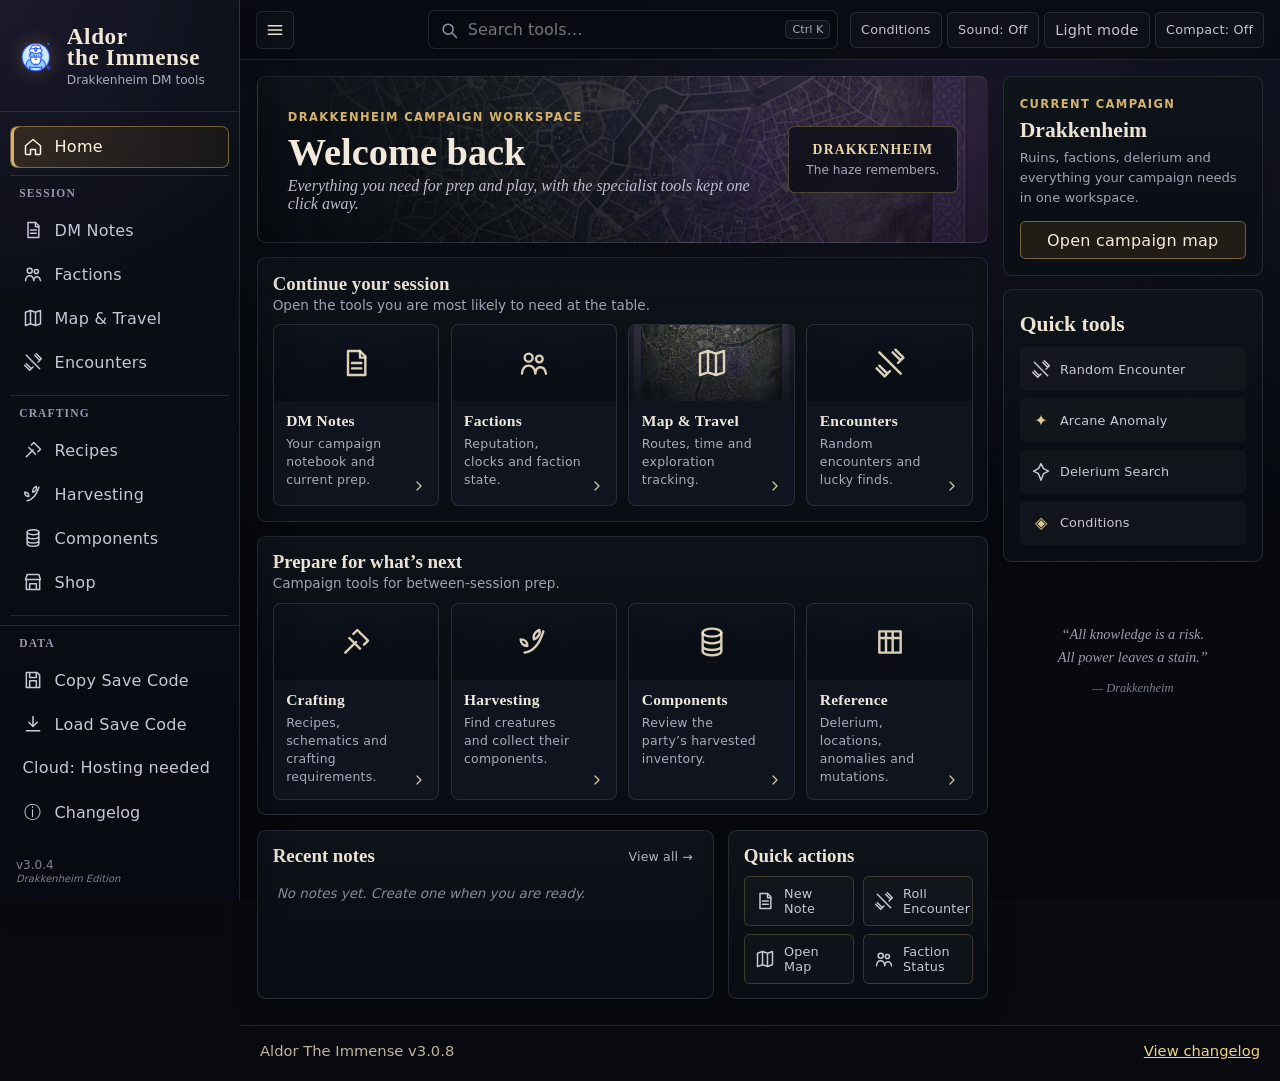
<file: index.html>
<!doctype html>
<html lang="en">
<head>
  <meta charset="utf-8">
  <meta name="viewport" content="width=device-width, initial-scale=1">
  <title>Aldor The Immense</title>
  <link rel="icon" href="assets/AldorIcon.ico">
  <link rel="stylesheet" href="style.css?v=3.0.8">
</head>
<body>
  <svg class="app-icon-sprite" aria-hidden="true" focusable="false">
  <symbol id="icon-home" viewBox="0 0 24 24"><path d="M3 10.5 12 3l9 7.5v9a1.5 1.5 0 0 1-1.5 1.5H15v-6H9v6H4.5A1.5 1.5 0 0 1 3 19.5z"/></symbol>
  <symbol id="icon-note" viewBox="0 0 24 24"><path d="M6 3h9l4 4v14H6z"/><path d="M15 3v5h4M9 12h7M9 16h7"/></symbol>
  <symbol id="icon-factions" viewBox="0 0 24 24"><circle cx="8" cy="8" r="3"/><circle cx="16" cy="9" r="2.5"/><path d="M3 20c.4-4 2.3-6 5-6s4.6 2 5 6M13 20c.2-3.1 1.6-4.8 3.8-4.8 2.1 0 3.6 1.6 4.2 4.8"/></symbol>
  <symbol id="icon-map" viewBox="0 0 24 24"><path d="m3 5 6-2 6 2 6-2v16l-6 2-6-2-6 2zM9 3v16M15 5v16"/></symbol>
  <symbol id="icon-swords" viewBox="0 0 24 24"><path d="m4 4 16 16M14 4l6 6M4 14l6 6M16 2l6 6-4 4M2 16l6 6 4-4"/></symbol>
  <symbol id="icon-hammer" viewBox="0 0 24 24"><path d="m4 20 8-8M10 6l3-3 8 8-3 3M7 9l8 8"/></symbol>
  <symbol id="icon-harvest" viewBox="0 0 24 24"><path d="M5 20c6-1 11-6 14-16M7 15c-3 0-5-2-5-5 3 0 5 2 5 5ZM12 10c-1-3 1-6 4-7 1 3-1 6-4 7Z"/></symbol>
  <symbol id="icon-components" viewBox="0 0 24 24"><ellipse cx="12" cy="5" rx="7" ry="3"/><path d="M5 5v5c0 1.7 3.1 3 7 3s7-1.3 7-3V5M5 10v5c0 1.7 3.1 3 7 3s7-1.3 7-3v-5M5 15v4c0 1.7 3.1 3 7 3s7-1.3 7-3v-4"/></symbol>
  <symbol id="icon-shop" viewBox="0 0 24 24"><path d="M4 9h16v12H4zM3 9l2-6h14l2 6M8 21v-7h8v7"/></symbol>
  <symbol id="icon-delerium" viewBox="0 0 24 24"><path d="m12 2 3 6 6 3-6 3-3 8-3-8-6-3 6-3z"/></symbol>
  <symbol id="icon-table" viewBox="0 0 24 24"><path d="M4 4h16v16H4zM4 9h16M9 4v16M14 4v16"/></symbol>
  <symbol id="icon-cloud" viewBox="0 0 24 24"><path d="M7 19h11a4 4 0 0 0 .7-7.9A6 6 0 0 0 7.3 9.4 4.8 4.8 0 0 0 7 19Z"/></symbol>
  <symbol id="icon-save" viewBox="0 0 24 24"><path d="M5 3h12l3 3v15H4V3zM8 3v6h8V3M8 21v-8h8v8"/></symbol>
  <symbol id="icon-load" viewBox="0 0 24 24"><path d="M12 3v12M7 10l5 5 5-5M4 20h16"/></symbol>
  <symbol id="icon-menu" viewBox="0 0 24 24"><path d="M4 7h16M4 12h16M4 17h16"/></symbol>
  <symbol id="icon-search" viewBox="0 0 24 24"><circle cx="11" cy="11" r="6"/><path d="m16 16 5 5"/></symbol>
  <symbol id="icon-chevron" viewBox="0 0 24 24"><path d="m9 6 6 6-6 6"/></symbol>
</svg>

<aside class="app-sidebar" id="appSidebar" aria-label="Main navigation">
  <div class="sidebar-brand">
    <img src="assets/AldorIcon.ico" alt="" class="sidebar-brand-icon">
    <div class="sidebar-brand-copy">
      <strong>Aldor<br>the Immense</strong>
      <span>Drakkenheim DM tools</span>
    </div>
  </div>

  <nav class="sidebar-nav">
    <button class="sidebar-link is-active" type="button" data-nav-tab="home" data-nav-target="home" data-search-terms="home dashboard overview">
      <svg><use href="#icon-home"/></svg><span>Home</span>
    </button>

    <div class="sidebar-group">
      <div class="sidebar-group-label">Session</div>
      <button class="sidebar-link" type="button" data-nav-tab="notes" data-nav-target="notes" data-search-terms="dm notes notebook pages session prep"><svg><use href="#icon-note"/></svg><span>DM Notes</span></button>
      <button class="sidebar-link" type="button" data-nav-tab="factions" data-nav-target="factions" data-search-terms="factions reputation clocks"><svg><use href="#icon-factions"/></svg><span>Factions</span></button>
      <button class="sidebar-link" type="button" data-nav-tab="map" data-nav-target="map" data-search-terms="map travel route drakkenheim"><svg><use href="#icon-map"/></svg><span>Map &amp; Travel</span></button>
      <button class="sidebar-link" type="button" data-nav-tab="tables" data-nav-target="encounters-card" data-search-terms="encounters random encounter"><svg><use href="#icon-swords"/></svg><span>Encounters</span></button>
    </div>

    <div class="sidebar-group">
      <div class="sidebar-group-label">Crafting</div>
      <button class="sidebar-link" type="button" data-nav-tab="crafting" data-nav-target="recipe-library-card" data-search-terms="recipes schematics crafting"><svg><use href="#icon-hammer"/></svg><span>Recipes</span></button>
      <button class="sidebar-link" type="button" data-nav-tab="crafting" data-nav-target="harvesting-card" data-search-terms="harvesting monster creature components"><svg><use href="#icon-harvest"/></svg><span>Harvesting</span></button>
      <button class="sidebar-link" type="button" data-nav-tab="crafting" data-nav-target="components-card" data-search-terms="components inventory harvested materials"><svg><use href="#icon-components"/></svg><span>Components</span></button>
      <button class="sidebar-link" type="button" data-nav-tab="shop" data-nav-target="shop" data-search-terms="shop aldor items potions scrolls"><svg><use href="#icon-shop"/></svg><span>Shop</span></button>
    </div>

    <div class="sidebar-group">
      <div class="sidebar-group-label">Reference</div>
      <button class="sidebar-link" type="button" data-nav-tab="tables" data-nav-target="delerium-card" data-search-terms="delerium contamination search"><svg><use href="#icon-delerium"/></svg><span>Delerium</span></button>
      <button class="sidebar-link" type="button" data-nav-tab="tables" data-nav-target="other-tables-card" data-search-terms="tables locations ruins anomalies mutations reference"><svg><use href="#icon-table"/></svg><span>Tables &amp; Reference</span></button>
    </div>
  </nav>

  <div class="sidebar-data">
    <div class="sidebar-group-label">Data</div>
    <button id="showSaveCode" class="sidebar-link" type="button"><svg><use href="#icon-save"/></svg><span>Copy Save Code</span></button>
    <button id="showLoadCode" class="sidebar-link" type="button"><svg><use href="#icon-load"/></svg><span>Load Save Code</span></button>
    <button id="cloudSyncButton" class="sidebar-link" type="button"><svg><use href="#icon-cloud"/></svg><span>Cloud: Setup</span></button>
    <a class="sidebar-link sidebar-anchor" href="changelog.html"><span class="sidebar-text-icon">ⓘ</span><span>Changelog</span></a>
  </div>

  <div class="sidebar-version"><span>v3.0.4</span><small>Drakkenheim Edition</small></div>
</aside>

<div id="sidebarBackdrop" class="sidebar-backdrop" hidden></div>

<header class="app-topbar">
  <button id="appSidebarToggle" class="topbar-icon-button" type="button" aria-label="Toggle navigation"><svg><use href="#icon-menu"/></svg></button>
  <label class="app-search-box" for="appGlobalSearch">
    <svg><use href="#icon-search"/></svg>
    <input id="appGlobalSearch" type="search" placeholder="Search tools…" autocomplete="off" list="appSearchOptions">
    <kbd>Ctrl K</kbd>
  </label>
  <datalist id="appSearchOptions">
    <option value="DM Notes"><option value="Factions"><option value="Map & Travel"><option value="Encounters">
    <option value="Recipes"><option value="Harvesting"><option value="Components"><option value="Shop">
    <option value="Delerium"><option value="Tables & Reference">
  </datalist>
  <div class="topbar-actions">
    <button id="conditionsButton" class="topbar-utility" type="button">Conditions</button>
    <button id="soundToggle" class="topbar-utility" type="button">Sound: Off</button>
    <button id="themeToggle" class="topbar-utility" type="button">Dark mode</button>
    <button id="compactModeToggle" class="topbar-utility" type="button">Compact: Off</button>
  </div>
</header>

  <div id="conditionsWindow" class="floating-window conditions-window" role="dialog" aria-modal="false" aria-labelledby="conditionsWindowTitle" hidden>
    <div id="conditionsWindowHandle" class="floating-window-header">
      <div>
        <h2 id="conditionsWindowTitle">Drakkenheim Conditions</h2>
        <p>Quick reference for Drakkenheim-specific conditions.</p>
      </div>
      <button id="closeConditionsWindow" type="button" class="icon-button" aria-label="Close conditions">×</button>
    </div>

    <div class="floating-window-body">
      <div class="conditions-tools">
        <label class="field-stack">
          <span>Search conditions</span>
          <input id="conditionSearch" type="search" placeholder="Type to filter conditions..." autocomplete="off">
        </label>
        <label class="check-row compact-check">
          <input type="checkbox" id="quickConditionsMode">
          <span>Quick reference mode</span>
        </label>
        <p id="conditionFilterStatus" class="inline-note"></p>
      </div>

      <details class="condition-entry" open>
        <summary>Addled</summary>
        <p>You have Disadvantage on Intelligence, Wisdom, and Charisma attacks rolls, ability checks, and saving throws.</p>
      </details>

      <details class="condition-entry">
        <summary>Bewildered</summary>
        <p>You can't cast spells, except for cantrips with a casting time of 1 action.</p>
      </details>

      <details class="condition-entry">
        <summary>Bleeding [X]</summary>
        <p>You're losing blood to an open wound.</p>
        <ul>
          <li><strong>Ongoing Damage.</strong> At the end of each of your turns, you lose Hit Points. The number of Hit Points lost is indicated by the condition, such as “Bleeding 2d4.”</li>
          <li><strong>Regaining Hit Points.</strong> The condition ends if you regain any Hit Points.</li>
          <li><strong>Medical Treatment.</strong> You or another creature within 5 feet of you can spend an action and use a healer's kit to staunch the bleeding, no check required, ending the condition.</li>
        </ul>
      </details>

      <details class="condition-entry">
        <summary>Bloodied</summary>
        <p>You're wounded. A creature is Bloodied while it has half its Hit Points or fewer remaining.</p>
      </details>

      <details class="condition-entry">
        <summary>Burning [X]</summary>
        <p>You're on fire or covered in acid.</p>
        <ul>
          <li><strong>Ongoing Damage.</strong> At the end of each of your turns, you take damage. The damage type and amount are indicated by the condition, such as “Burning (4d6 Fire)” or “Burning (2d4 Acid).”</li>
          <li><strong>Ending the Condition.</strong> The condition ends if you or another creature within 5 feet of you can spend an action to extinguish the flames or scrape off the acid, or if some other effect douses the flames, such as being submerged in water.</li>
        </ul>
      </details>

      <details class="condition-entry">
        <summary>Clumsy</summary>
        <p>You have Disadvantage on Dexterity attack rolls, ability checks, and saving throws.</p>
      </details>

      <details class="condition-entry">
        <summary>Contamination</summary>
        <p>The Contamination condition is detailed in the Contamination rules.</p>
      </details>

      <details class="condition-entry">
        <summary>Dazed</summary>
        <p>You can move or take an action on your turn, not both. You can't take Bonus Actions.</p>
      </details>

      <details class="condition-entry">
        <summary>Defenseless</summary>
        <p>Attack rolls against you have Advantage.</p>
      </details>

      <details class="condition-entry">
        <summary>Distracted</summary>
        <p>You can't take Reactions.</p>
      </details>

      <details class="condition-entry madness-entry">
        <summary>Drakkenheim Madness</summary>
        <p>A character with Drakkenheim Madness gains one of the following traits.</p>
        <div class="madness-roll-row">
          <button id="rollDrakkenheimMadness" type="button">Roll Drakkenheim Madness</button>
          <p id="drakkenheimMadnessOutput" class="output-line"></p>
        </div>
        <ol class="madness-list">
          <li>“I wish I didn't have all these useless organs inside me.”</li>
          <li>“The contamination is a blessing which will transform me into a wondrous creature.”</li>
          <li>“The monsters are civilians trying to live a peaceful life! We need to protect them!”</li>
          <li>“I must wear a flesh-coat made from my slain enemies to gain their strength!”</li>
          <li>“My companions died in the ruins. I'm sorry friends, you are merely ghosts haunting me, you aren't real. Stop trying to talk to other people.”</li>
          <li>“I need to eat everything I can find. It's probably going to be my last meal.”</li>
          <li>“Drakkenheim is so beautiful at night. I could spend forever wandering the streets by moonlight. We should go tonight! Let's go every night!”</li>
          <li>“Don't you fools get it?! If you die in Drakkenheim, you die IN REAL LIFE!!!!”</li>
          <li>“A sinister cabal of disembodied hands is plotting against me.”</li>
          <li>“I must go into the ruins and kill. Rip and tear, until it is done.”</li>
        </ol>
      </details>

      <details class="condition-entry">
        <summary>Enfeebled</summary>
        <p>You have Disadvantage on Strength attack rolls, ability checks, and saving throws.</p>
      </details>

      <details class="condition-entry">
        <summary>Frozen [DC X]</summary>
        <p>You're partially encased in ice.</p>
        <ul>
          <li>You're Immobilized and Defenseless.</li>
          <li>You're Helpless against attacks made with a weapon that deals Bludgeoning damage.</li>
          <li>You or another creature take an action to break the ice away. To do so, you must succeed on a Strength (Athletics) check. On a successful check, the condition ends. The DC is indicated by the condition, such as Frozen (DC 15).</li>
          <li>This condition ends on you if you take 20 Bludgeoning or Fire damage.</li>
        </ul>
      </details>

      <details class="condition-entry">
        <summary>Helpless</summary>
        <p>Any attack that hits you is a Critical Hit.</p>
      </details>

      <details class="condition-entry">
        <summary>Immobilized</summary>
        <p>Your Speed becomes 0, and you can't benefit from any bonuses to your Speed. If you're flying when you become Immobilized, you fall.</p>
      </details>

      <details class="condition-entry">
        <summary>Jinxed [X]</summary>
        <p>Roll the die indicated by the condition, such as “Jinxed 1d4”, each time you make an attack roll or saving throw. Subtract the value on the die from the result.</p>
      </details>

      <details class="condition-entry">
        <summary>Shocked</summary>
        <ul>
          <li>You're Dazed and Defenseless.</li>
          <li>You drop whatever you're holding in your hands.</li>
          <li>You must spend an action to draw, stow, or pick up an object.</li>
        </ul>
      </details>

      <details class="condition-entry">
        <summary>Sickened</summary>
        <p>You have Disadvantage on Constitution saving throws.</p>
      </details>

      <details class="condition-entry">
        <summary>Slowed</summary>
        <p>Your Speed is halved.</p>
      </details>

      <details class="condition-entry">
        <summary>Staggered</summary>
        <p>You can't make more than one weapon attack during your turn, regardless of your class features, spells, or magic items.</p>
      </details>

      <details class="condition-entry">
        <summary>Valor [X]</summary>
        <p>Add a die to your attack rolls and saving throws. The die rolled is specified by the condition, such as Valor (1d4).</p>
      </details>

      <details class="condition-entry">
        <summary>Weakened</summary>
        <p>You deal half damage with weapon attacks and spells.</p>
      </details>
    </div>
  </div>

  <div id="mapPinEditorWindow" class="floating-window map-pin-editor-window" role="dialog" aria-modal="false" aria-labelledby="mapPinEditorTitle" hidden>
    <div id="mapPinEditorWindowHandle" class="floating-window-header">
      <div>
        <h2 id="mapPinEditorTitle">Map Pin Mover</h2>
        <p>Choose a landmark, then click the corrected point on the map.</p>
      </div>
      <button id="closeMapPinEditorWindow" type="button" class="icon-button" aria-label="Close map pin mover">×</button>
    </div>

    <div class="floating-window-body">
      <div id="mapLandmarkEditorPanel" class="map-landmark-editor">
        <label class="field-stack">
          <span>Landmark to move</span>
          <select id="mapLandmarkEditSelect"></select>
        </label>
        <p class="inline-note">Turn moving on, then click a landmark pin to select it or click the map to move the selected landmark. Changes are saved in this browser and included in save codes.</p>
        <div class="action-row compact-action-row">
          <button id="toggleLandmarkEditMode" type="button">Move Landmark Pins</button>
          <button id="copyMapLandmarkData" type="button">Copy Landmark Data</button>
          <button id="resetMapLandmarkPositions" type="button">Reset Pins</button>
        </div>
      </div>
    </div>
  </div>


  <div id="mapHelpWindow" class="floating-window map-help-window" role="dialog" aria-modal="false" aria-labelledby="mapHelpTitle" hidden>
    <div id="mapHelpWindowHandle" class="floating-window-header">
      <div>
        <h2 id="mapHelpTitle">Route Map Help</h2>
        <p>Quick guide for planning a run into Drakkenheim.</p>
      </div>
      <button id="closeMapHelpWindow" type="button" class="icon-button" aria-label="Close map help">×</button>
    </div>

    <div class="floating-window-body map-help-body">
      <h3>1. Set the start time</h3>
      <p>Use <strong>Day starts</strong> for the time the party leaves its safe haven. If the party leaves Emberwood at 08:00, set 08:00 before adding the approach.</p>

      <h3>2. Add approach travel</h3>
      <p>Choose Emberwood Village, Camp Dawn, or Eckerman Mill, then press <strong>Add Approach</strong>. If no city route is already plotted, the route starts from that road marker on the map.</p>

      <h3>3. Plot city movement</h3>
      <p>Click the map or a landmark to draw travel. Change pace or road type before the next click if the party switches movement style during the same exploration hour. Side roads / rubble force slow pace for that movement.</p>
      <p>Fast, normal, and slow paces use different line styles. When an hour is not fully used, the next click continues the same hour. Double-click to end the current route hour early at a point, landmark, or the current route hour marker; the log uses only the time actually spent.</p>
      <p>Use the vertical zoom slider on the map to zoom in. Hold right-click and drag on the map to pan around while zoomed.</p>

      <h3>4. Record events</h3>
      <p>Use <strong>Add Event</strong> for short rests, searching, wrong turns, and other interruptions. Standard events add one hour. Custom notes can use their own duration.</p>

      <h3>5. Rest spots and pins</h3>
      <p><strong>Add Short Rest Spot</strong> saves a known safe place on the map. The party can route back to it later without searching again. <strong>Open Pin Mover</strong> is only for correcting landmark positions.</p>
    </div>
  </div>


  <div id="mapEventWindow" class="floating-window map-event-window" role="dialog" aria-modal="false" aria-labelledby="mapEventWindowTitle" hidden>
    <div id="mapEventWindowHandle" class="floating-window-header">
      <div>
        <h2 id="mapEventWindowTitle">Add Log Event</h2>
        <p>Record time spent during the route.</p>
      </div>
      <button id="closeMapEventWindow" type="button" class="icon-button" aria-label="Close log event window">×</button>
    </div>

    <div class="floating-window-body">
      <div class="map-event-grid">
        <label class="field-stack">
          <span>Event type</span>
          <select id="mapEventType">
            <option value="shortRest">Short rest</option>
            <option value="searchDelerium">Search for delerium</option>
            <option value="searchObjective">Search for a specific thing</option>
            <option value="searchRestSpot">Search for a short rest spot</option>
            <option value="getLost">Get lost / wrong turn</option>
            <option value="custom">Custom note</option>
          </select>
        </label>
        <label class="field-stack" id="mapEventCustomField">
          <span>Details</span>
          <input id="mapEventCustomText" type="text" placeholder="Optional details">
        </label>
        <label class="field-stack" id="mapEventCustomDurationField">
          <span>Duration (minutes)</span>
          <input id="mapEventCustomDuration" type="number" min="1" step="5" value="60" inputmode="numeric">
        </label>
        <label class="field-stack" id="mapEventInsertAfterField">
          <span>Insert event</span>
          <select id="mapEventInsertAfter"></select>
        </label>
        <p class="inline-note">Default is 60 minutes. Use Insert event to place this in the middle of an already plotted route; later times adjust automatically.</p>
        <button id="addMapEvent" type="button">Add Event</button>
      </div>
    </div>
  </div>


  <div id="mapLandmarkWindow" class="floating-window map-landmark-window" role="dialog" aria-modal="false" aria-labelledby="mapLandmarkWindowTitle" hidden>
    <div id="mapLandmarkWindowHandle" class="floating-window-header">
      <div>
        <h2 id="mapLandmarkWindowTitle">Map Landmarks</h2>
        <p>Click a landmark to route towards it.</p>
      </div>
      <button id="closeMapLandmarkWindow" type="button" class="icon-button" aria-label="Close landmarks">×</button>
    </div>

    <div class="floating-window-body">
      <div id="mapLandmarkList" class="map-landmark-list"></div>
    </div>
  </div>


  <main>
    <section id="home" class="panel active-panel" aria-label="Aldor dashboard">
      <div class="dashboard-layout">
        <div class="dashboard-main">
          <section class="dashboard-hero">
            <div>
              <span class="dashboard-eyebrow">Drakkenheim campaign workspace</span>
              <h2>Welcome back</h2>
              <p>Everything you need for prep and play, with the specialist tools kept one click away.</p>
            </div>
            <div class="dashboard-hero-badge">
              <strong>Drakkenheim</strong>
              <span>The haze remembers.</span>
            </div>
          </section>

          <section class="dashboard-section">
            <div class="dashboard-section-heading">
              <div><h2>Continue your session</h2><p>Open the tools you are most likely to need at the table.</p></div>
            </div>
            <div class="dashboard-card-grid dashboard-card-grid-four">
              <button class="dashboard-launch-card dashboard-card-notes" type="button" data-nav-tab="notes" data-nav-target="notes">
                <span class="dashboard-card-visual"><svg><use href="#icon-note"/></svg></span>
                <span class="dashboard-card-copy"><strong>DM Notes</strong><span>Your campaign notebook and current prep.</span></span><svg class="dashboard-arrow"><use href="#icon-chevron"/></svg>
              </button>
              <button class="dashboard-launch-card dashboard-card-factions" type="button" data-nav-tab="factions" data-nav-target="factions">
                <span class="dashboard-card-visual"><svg><use href="#icon-factions"/></svg></span>
                <span class="dashboard-card-copy"><strong>Factions</strong><span>Reputation, clocks and faction state.</span></span><svg class="dashboard-arrow"><use href="#icon-chevron"/></svg>
              </button>
              <button class="dashboard-launch-card dashboard-card-map" type="button" data-nav-tab="map" data-nav-target="map">
                <span class="dashboard-card-visual"><svg><use href="#icon-map"/></svg></span>
                <span class="dashboard-card-copy"><strong>Map &amp; Travel</strong><span>Routes, time and exploration tracking.</span></span><svg class="dashboard-arrow"><use href="#icon-chevron"/></svg>
              </button>
              <button class="dashboard-launch-card dashboard-card-encounters" type="button" data-nav-tab="tables" data-nav-target="encounters-card">
                <span class="dashboard-card-visual"><svg><use href="#icon-swords"/></svg></span>
                <span class="dashboard-card-copy"><strong>Encounters</strong><span>Random encounters and lucky finds.</span></span><svg class="dashboard-arrow"><use href="#icon-chevron"/></svg>
              </button>
            </div>
          </section>

          <section class="dashboard-section">
            <div class="dashboard-section-heading">
              <div><h2>Prepare for what’s next</h2><p>Campaign tools for between-session prep.</p></div>
            </div>
            <div class="dashboard-card-grid dashboard-card-grid-four">
              <button class="dashboard-launch-card dashboard-card-crafting" type="button" data-nav-tab="crafting" data-nav-target="recipe-library-card">
                <span class="dashboard-card-visual"><svg><use href="#icon-hammer"/></svg></span>
                <span class="dashboard-card-copy"><strong>Crafting</strong><span>Recipes, schematics and crafting requirements.</span></span><svg class="dashboard-arrow"><use href="#icon-chevron"/></svg>
              </button>
              <button class="dashboard-launch-card dashboard-card-harvest" type="button" data-nav-tab="crafting" data-nav-target="harvesting-card">
                <span class="dashboard-card-visual"><svg><use href="#icon-harvest"/></svg></span>
                <span class="dashboard-card-copy"><strong>Harvesting</strong><span>Find creatures and collect their components.</span></span><svg class="dashboard-arrow"><use href="#icon-chevron"/></svg>
              </button>
              <button class="dashboard-launch-card dashboard-card-components" type="button" data-nav-tab="crafting" data-nav-target="components-card">
                <span class="dashboard-card-visual"><svg><use href="#icon-components"/></svg></span>
                <span class="dashboard-card-copy"><strong>Components</strong><span>Review the party’s harvested inventory.</span></span><svg class="dashboard-arrow"><use href="#icon-chevron"/></svg>
              </button>
              <button class="dashboard-launch-card dashboard-card-reference" type="button" data-nav-tab="tables" data-nav-target="other-tables-card">
                <span class="dashboard-card-visual"><svg><use href="#icon-table"/></svg></span>
                <span class="dashboard-card-copy"><strong>Reference</strong><span>Delerium, locations, anomalies and mutations.</span></span><svg class="dashboard-arrow"><use href="#icon-chevron"/></svg>
              </button>
            </div>
          </section>

          <div class="dashboard-bottom-grid">
            <section class="dashboard-section dashboard-recent-section">
              <div class="dashboard-section-heading compact-heading">
                <div><h2>Recent notes</h2></div>
                <button class="dashboard-text-button" type="button" data-nav-tab="notes" data-nav-target="notes">View all →</button>
              </div>
              <div id="dashboardRecentNotes" class="dashboard-recent-notes"><p class="dashboard-empty-copy">No notes yet. Create one when you are ready.</p></div>
            </section>

            <section class="dashboard-section dashboard-actions-section">
              <div class="dashboard-section-heading compact-heading"><div><h2>Quick actions</h2></div></div>
              <div class="dashboard-quick-actions">
                <button type="button" data-dashboard-action="new-note"><svg><use href="#icon-note"/></svg><span>New Note</span></button>
                <button type="button" data-dashboard-action="random-encounter"><svg><use href="#icon-swords"/></svg><span>Roll Encounter</span></button>
                <button type="button" data-nav-tab="map" data-nav-target="map"><svg><use href="#icon-map"/></svg><span>Open Map</span></button>
                <button type="button" data-nav-tab="factions" data-nav-target="factions"><svg><use href="#icon-factions"/></svg><span>Faction Status</span></button>
              </div>
            </section>
          </div>
        </div>

        <aside class="dashboard-rail">
          <section class="dashboard-side-card campaign-card">
            <span class="dashboard-side-kicker">Current campaign</span>
            <h2>Drakkenheim</h2>
            <p>Ruins, factions, delerium and everything your campaign needs in one workspace.</p>
            <button type="button" data-nav-tab="map" data-nav-target="map">Open campaign map</button>
          </section>

          <section class="dashboard-side-card">
            <h2>Quick tools</h2>
            <div class="dashboard-tool-list">
              <button type="button" data-dashboard-action="random-encounter"><svg><use href="#icon-swords"/></svg><span>Random Encounter</span></button>
              <button type="button" data-dashboard-action="arcane-anomaly"><span class="dashboard-tool-glyph">✦</span><span>Arcane Anomaly</span></button>
              <button type="button" data-nav-tab="tables" data-nav-target="delerium-card"><svg><use href="#icon-delerium"/></svg><span>Delerium Search</span></button>
              <button type="button" data-open-conditions><span class="dashboard-tool-glyph">◈</span><span>Conditions</span></button>
            </div>
          </section>

          <blockquote class="dashboard-quote">“All knowledge is a risk.<br>All power leaves a stain.”<cite>— Drakkenheim</cite></blockquote>
        </aside>
      </div>
    </section>

    <section id="shop" class="panel" aria-labelledby="shop-tab">
      <div class="toolbar">
        <button id="generateShop" class="primary" type="button">Generate Shop</button>
        <button id="clearInventory" type="button">Clear Inventory</button>
        <button id="editInventory" type="button">Edit Shop Inventory</button>
      </div>

      <div class="shop-layout">
        <div class="shop-lists">
          <details class="shop-section collapsible" open>
            <summary class="section-header"><span>Potions of Healing</span><button id="regenPotions" type="button">Regenerate</button></summary>
            <ul id="potionsList" class="item-list"></ul>
          </details>

          <details class="shop-section collapsible" open>
            <summary class="section-header"><span>Scrolls</span><button id="regenScrolls" type="button">Regenerate</button></summary>
            <ul id="scrollsList" class="item-list"></ul>
          </details>

          <details class="shop-section collapsible" open>
            <summary class="section-header"><span>Uncommon Items</span><button id="regenUncommon" type="button">Regenerate</button></summary>
            <ul id="uncommonList" class="item-list"></ul>
          </details>

          <details class="shop-section collapsible" open>
            <summary class="section-header"><span>Rare Item</span><button id="regenRare" type="button">Regenerate</button></summary>
            <ul id="rareList" class="item-list"></ul>
          </details>

          <details class="shop-section collapsible" open>
            <summary class="section-header"><span>Recipes</span><button id="regenRecipes" type="button">Regenerate</button></summary>
            <p class="inline-note recipe-shop-note">Aldor stocks 1d4 uncommon schematics and one rare schematic. Emberwood scarcity doubles their normal price: uncommon schematics cost 100 gp; rare schematics cost 1,000 gp.</p>
            <ul id="recipesList" class="recipe-list"></ul>
          </details>
        </div>

        <aside class="aldor-art" aria-label="Aldor artwork">
          <img src="assets/aldor-the-immense.png" alt="Aldor the Immense in his shop">
        </aside>
      </div>
    </section>


    <section id="crafting" class="panel" aria-labelledby="crafting-tab">
      <article class="card card-wide crafting-hero-card">
        <div class="crafting-hero-row">
          <div>
            <h2>Crafting &amp; Harvesting</h2>
            <p class="inline-note">Track harvested monster components, discover schematics, check which items the party can craft, and spend the required materials.</p>
          </div>
          <div class="crafting-stat-strip" aria-label="Crafting summary">
            <span><strong id="craftingActiveComponentCount">0</strong> active components</span>
            <span><strong id="craftingKnownRecipeCount">0</strong> known recipes</span>
            <span><strong id="craftingReadyRecipeCount">0</strong> craftable now</span>
          </div>
        </div>
        <div class="action-row compact-action-row crafting-page-actions">
          <label class="field-stack crafting-workshop-field">
            <span>Highest available workshop</span>
            <select id="availableWorkshopRarity">
              <option>Common</option>
              <option selected>Uncommon</option>
              <option>Rare</option>
              <option>Very Rare</option>
              <option>Legendary</option>
            </select>
          </label>
          <button id="openSpecialMaterials" type="button">Special Materials</button>
          <button id="openCraftingExport" type="button">Export for Party</button>
          <button id="showCraftingRules" type="button">Rules Reference</button>
          <button id="showCraftingHistory" type="button">Activity History</button>
          <button id="resetCraftingData" type="button">Reset Crafting Data</button>
        </div>
      </article>

      <div class="crafting-top-grid">
        <details id="crafting-rules-card" class="card crafting-rules-card collapsible">
          <summary class="card-summary"><span>Appendix D Quick Reference</span></summary>
          <div class="crafting-rules-body">
            <div class="crafting-rule-grid">
              <section>
                <h3>Harvesting</h3>
                <ul>
                  <li>Begin within 10 minutes of the creature's death.</li>
                  <li>Harvesting one component or extracting one animus takes 10 minutes.</li>
                  <li>No ability check is required when the character has monster harvesting tools.</li>
                  <li>Each character may harvest one component from a creature's corpse per encounter.</li>
                  <li>A corpse normally provides only one of each listed component unless its anatomy clearly allows more.</li>
                </ul>
              </section>
              <section>
                <h3>Recipes &amp; research</h3>
                <ul>
                  <li>Recipes are learned from schematics, tool proficiencies, or research.</li>
                  <li>During a long rest, a character can study components equal to their Intelligence modifier, minimum one.</li>
                  <li>Research reveals one recipe that can use a studied component.</li>
                  <li>If the party already holds every required component, researching any one of them reveals the full recipe immediately.</li>
                </ul>
              </section>
              <section>
                <h3>Crafting</h3>
                <ul>
                  <li>The party needs the recipe, all listed components, and a workshop of at least the item's rarity.</li>
                  <li>A higher-rarity component or workshop may substitute for a lower-rarity one.</li>
                  <li>Named-monster requirements may use that creature's actual component rarity even when it is lower than the finished item.</li>
                  <li>Construction takes a few hours or roughly one day; the workshop supplies ordinary materials.</li>
                </ul>
              </section>
            </div>

            <div class="crafting-reference-tables">
              <table>
                <caption>Component rarity by monster CR</caption>
                <thead><tr><th>Rarity</th><th>Challenge Rating</th></tr></thead>
                <tbody>
                  <tr><td>Common</td><td>1/4 to 1/2</td></tr>
                  <tr><td>Uncommon</td><td>1 to 4</td></tr>
                  <tr><td>Rare</td><td>5 to 10</td></tr>
                  <tr><td>Very Rare</td><td>11 to 16</td></tr>
                  <tr><td>Legendary</td><td>17+</td></tr>
                </tbody>
              </table>
              <table>
                <caption>Component base price</caption>
                <thead><tr><th>Monster challenge rating</th><th>Component value</th></tr></thead>
                <tbody>
                  <tr><td>0 to 1/2</td><td>1d4 × 10 gp</td></tr>
                  <tr><td>1 to 4</td><td>1d6 × 20 gp</td></tr>
                  <tr><td>5 to 10</td><td>3d6 × 200 gp</td></tr>
                  <tr><td>11 to 16</td><td>1d6 × 2,000 gp</td></tr>
                  <tr><td>17 to 20</td><td>2d6 × 5,000 gp</td></tr>
                  <tr><td>21+</td><td>Priceless</td></tr>
                </tbody>
              </table>
              <table>
                <caption>Creature type price modifier</caption>
                <thead><tr><th>Creature type</th><th>Price multiplier</th></tr></thead>
                <tbody>
                  <tr><td>Giants, Monstrosities, Plants</td><td>No change</td></tr>
                  <tr><td>Constructs, Elementals, Oozes, Undead</td><td>×1.5</td></tr>
                  <tr><td>Aberrations, Dragons</td><td>×2</td></tr>
                  <tr><td>Celestials, Fey, Fiends</td><td>×3</td></tr>
                </tbody>
              </table>
              <table>
                <caption>Schematic prices</caption>
                <thead><tr><th>Item rarity</th><th>Typical price</th></tr></thead>
                <tbody>
                  <tr><td>Common</td><td>5 gp</td></tr>
                  <tr><td>Uncommon</td><td>50 gp</td></tr>
                  <tr><td>Rare</td><td>500 gp</td></tr>
                  <tr><td>Very Rare</td><td>5,000 gp</td></tr>
                  <tr><td>Legendary</td><td>50,000 gp</td></tr>
                </tbody>
              </table>
              <table>
                <caption>Animus vessels</caption>
                <thead><tr><th>Animus rarity</th><th>Delerium vessel</th></tr></thead>
                <tbody>
                  <tr><td>Common</td><td>Chip</td></tr>
                  <tr><td>Uncommon</td><td>Fragment</td></tr>
                  <tr><td>Rare</td><td>Shard</td></tr>
                  <tr><td>Very Rare</td><td>Crystal</td></tr>
                  <tr><td>Legendary</td><td>Geode</td></tr>
                </tbody>
              </table>
            </div>
            <p class="inline-note">An animus vessel may instead be created in 1 hour by combining any three other components of the same rarity. Aberrations, celestials, constructs, dragons, elementals, fey, fiends, giants, monstrosities, plants, oozes, and undead normally possess an animus.</p>
          </div>
        </details>

        <details class="card crafting-research-card collapsible">
          <summary class="card-summary"><span>Recipe Discovery &amp; Research</span></summary>
          <p class="inline-note">Select a harvested component to find recipes it may contribute to. Research normally occurs during a long rest.</p>
          <label class="field-stack">
            <span>Component to study</span>
            <select id="researchComponentSelect"></select>
          </label>
          <div class="action-row compact-action-row">
            <button id="researchRandomRecipe" type="button">Discover One Matching Recipe</button>
            <button id="researchAllRecipes" type="button">Show All Matches</button>
          </div>
          <div id="researchResult" class="crafting-research-result empty-state">Add a component to the party inventory to begin research.</div>

          <h3>Manual discovery</h3>
          <div class="crafting-manual-discovery">
            <select id="manualRecipeDiscoverySelect"></select>
            <button id="discoverManualRecipe" type="button">Mark Recipe Known</button>
          </div>

          <h3>Instant discovery candidates</h3>
          <p class="inline-note">After selecting a component to study, this shows unknown recipes that use it and whose full component requirements are already in the party inventory.</p>
          <div id="instantDiscoveryList" class="instant-discovery-list"></div>
        </details>
      </div>

      <details id="harvesting-card" class="card card-wide crafting-harvest-card collapsible" open>
        <summary class="card-summary"><span>Harvest from Encounter Creatures</span></summary>
        <p class="inline-note">Search a creature or encounter, open its harvest list, then click the components the party collects. Monsters of Drakkenheim creatures use their book-listed components; other encounter creatures use campaign components based on the same categories.</p>
        <div class="crafting-filter-row crafting-harvest-filters">
          <label class="field-stack">
            <span>Monster</span>
            <input id="harvestMonsterSearch" type="search" placeholder="e.g. troll, ratling, Garmyr...">
          </label>
        </div>
        <p id="harvestMonsterStatus" class="inline-note"></p>
        <div id="harvestMonsterResults" class="harvest-monster-results"></div>
      </details>

      <details id="components-card" class="card card-wide crafting-inventory-card collapsible">
        <summary class="card-summary"><span>Party Component Inventory</span></summary>
        <div class="crafting-section-toolbar">
          <p class="inline-note">Harvested components stack by name, source, rarity, and creature type. Manual entry remains available for exceptional components.</p>
          <label class="check-row compact-check"><input id="showArchivedComponents" type="checkbox"><span>Show archived</span></label>
        </div>

        <details id="manualComponentEntry" class="manual-component-entry collapsible">
          <summary class="card-summary"><span>Add or Edit a Component Manually</span></summary>
          <form id="componentForm" class="component-entry-form">
            <input id="componentEditId" type="hidden">
            <label class="field-stack component-name-field">
              <span>Component name</span>
              <input id="componentName" type="text" placeholder="e.g. Troll blood" required>
            </label>
            <label class="field-stack">
              <span>Category</span>
              <select id="componentCategory">
                <option>Animus</option>
                <option>Bones</option>
                <option>Dust</option>
                <option>Fluid</option>
                <option>Hair</option>
                <option>Hide</option>
                <option>Natural Weapon</option>
                <option>Organ</option>
                <option>Material</option>
              </select>
            </label>
            <label class="field-stack">
              <span>Rarity</span>
              <select id="componentRarity">
                <option>Common</option>
                <option selected>Uncommon</option>
                <option>Rare</option>
                <option>Very Rare</option>
                <option>Legendary</option>
                </select>
            </label>
            <label class="field-stack">
              <span>Quantity</span>
              <input id="componentQuantity" type="number" min="1" step="1" value="1">
            </label>
            <label class="field-stack">
              <span>Source creature/object</span>
              <input id="componentSource" type="text" placeholder="e.g. Troll">
            </label>
            <label class="field-stack">
              <span>Creature type</span>
              <select id="componentCreatureType">
                <option value="">Not specified</option>
                <option>Aberration</option>
                <option>Beast</option>
                <option>Celestial</option>
                <option>Construct</option>
                <option>Dragon</option>
                <option>Elemental</option>
                <option>Fey</option>
                <option>Fiend</option>
                <option>Giant</option>
                <option>Humanoid</option>
                <option>Monstrosity</option>
                <option>Ooze</option>
                <option>Plant</option>
                <option>Undead</option>
              </select>
            </label>
            <label class="field-stack">
              <span>Value per component (gp)</span>
              <input id="componentValue" type="number" min="0" step="1" placeholder="Optional">
            </label>
            <label class="field-stack">
              <span>Date acquired</span>
              <input id="componentDate" type="date">
            </label>
            <label class="field-stack">
              <span>Location acquired</span>
              <input id="componentLocation" type="text" placeholder="Optional">
            </label>
            <label class="field-stack component-notes-field">
              <span>Notes</span>
              <input id="componentNotes" type="text" placeholder="Damage type, special quality, intended use, etc.">
            </label>
            <div class="component-form-actions">
              <button id="saveComponent" type="submit" class="primary">Add Component</button>
              <button id="cancelComponentEdit" type="button" hidden>Cancel Edit</button>
            </div>
          </form>
        </details>

        <div class="crafting-filter-row">
          <label class="field-stack">
            <span>Search inventory</span>
            <input id="componentSearch" type="search" placeholder="Name, source, location, notes...">
          </label>
          <label class="field-stack">
            <span>Category</span>
            <select id="componentCategoryFilter">
              <option value="all">All categories</option>
              <option>Animus</option>
              <option>Bones</option>
              <option>Dust</option>
              <option>Fluid</option>
              <option>Hair</option>
              <option>Hide</option>
              <option>Natural Weapon</option>
              <option>Organ</option>
              <option>Material</option>
            </select>
          </label>
          <label class="field-stack">
            <span>Rarity</span>
            <select id="componentRarityFilter">
              <option value="all">All rarities</option>
              <option>Common</option>
              <option>Uncommon</option>
              <option>Rare</option>
              <option>Very Rare</option>
              <option>Legendary</option>
            </select>
          </label>
        </div>
        <p id="componentInventoryStatus" class="inline-note"></p>
        <div id="componentInventoryList" class="component-inventory-list"></div>
      </details>

      <details id="recipe-library-card" class="card card-wide crafting-library-card collapsible">
        <summary class="card-summary"><span>Recipe Library</span></summary>
        <div class="crafting-section-toolbar">
          <p class="inline-note">Search, filter, learn, edit, and craft recipes from Common through Very Rare.</p>
          <button id="clearRecipeFilters" type="button">Clear Filters</button>
        </div>
        <div class="crafting-filter-row crafting-recipe-filters">
          <label class="field-stack">
            <span>Search recipes</span>
            <input id="recipeLibrarySearch" type="search" placeholder="Item, component, source...">
          </label>
          <label class="field-stack">
            <span>Rarity</span>
            <select id="recipeRarityFilter">
              <option value="all">All rarities</option>
              <option>Common</option>
              <option>Uncommon</option>
              <option>Rare</option>
              <option>Very Rare</option>
            </select>
          </label>
          <label class="field-stack">
            <span>Knowledge</span>
            <select id="recipeKnowledgeFilter">
              <option value="all">Known and unknown</option>
              <option value="known">Known only</option>
              <option value="unknown">Unknown only</option>
            </select>
          </label>
          <label class="field-stack">
            <span>Craftability</span>
            <select id="recipeCraftabilityFilter">
              <option value="all">Any craftability</option>
              <option value="ready">Can craft now</option>
              <option value="components">All components owned</option>
              <option value="partial">Partial components</option>
            </select>
          </label>
        </div>
        <div class="recipe-library-meta-row">
          <p id="recipeLibraryStatus" class="inline-note"></p>
          <div class="recipe-pagination-controls">
            <button id="previousRecipePage" type="button">Previous</button>
            <span id="recipePageStatus">Page 1 of 1</span>
            <button id="nextRecipePage" type="button">Next</button>
            <label>
              <span class="visually-hidden">Recipes per page</span>
              <select id="recipePageSize">
                <option value="25">25 per page</option>
                <option value="50" selected>50 per page</option>
                <option value="100">100 per page</option>
                <option value="all">Show all</option>
              </select>
            </label>
          </div>
        </div>
        <div id="craftingRecipeList" class="crafting-recipe-list"></div>
      </details>

      <div class="crafting-bottom-grid">
        <details class="card crafting-custom-recipe-card collapsible">
          <summary class="card-summary"><span>Add or Edit a Recipe</span></summary>
          <form id="customRecipeForm" class="custom-recipe-form">
            <input id="customRecipeEditId" type="hidden">
            <label class="field-stack">
              <span>Item name</span>
              <input id="customRecipeName" type="text" required>
            </label>
            <label class="field-stack">
              <span>Item rarity</span>
              <select id="customRecipeRarity">
                <option>Common</option>
                <option selected>Uncommon</option>
                <option>Rare</option>
                <option>Very Rare</option>
                <option>Legendary</option>
                </select>
            </label>
            <label class="field-stack">
              <span>Workshop rarity</span>
              <select id="customRecipeWorkshop">
                <option>Common</option>
                <option selected>Uncommon</option>
                <option>Rare</option>
                <option>Very Rare</option>
                <option>Legendary</option>
                </select>
            </label>
            <label class="field-stack">
              <span>Schematic price (gp)</span>
              <input id="customRecipeSchematicPrice" type="number" min="0" step="1" value="50">
            </label>
            <label class="field-stack custom-recipe-components-field">
              <span>Components — one per line as “Category | requirement”</span>
              <textarea id="customRecipeComponents" rows="6" placeholder="Animus | Any Uncommon Animus&#10;Fluid | Monster blood from a Troll&#10;Organ | Heart from a Giant" required></textarea>
            </label>
            <label class="field-stack custom-recipe-note-field">
              <span>Special conditions or notes</span>
              <textarea id="customRecipeNote" rows="3" placeholder="Optional"></textarea>
            </label>
            <div class="action-row compact-action-row">
              <button id="saveCustomRecipe" type="submit" class="primary">Save Recipe</button>
              <button id="cancelCustomRecipeEdit" type="button" hidden>Cancel Edit</button>
            </div>
          </form>
        </details>

        <details id="crafting-history-card" class="card crafting-history-card collapsible">
          <summary class="card-summary"><span>Crafting Activity History</span></summary>
          <div class="action-row compact-action-row">
            <button id="copyCraftingHistory" type="button">Copy History</button>
            <button id="clearCraftingHistory" type="button">Clear History</button>
          </div>
          <ol id="craftingHistoryList" class="crafting-history-list"></ol>
        </details>
      </div>
    </section>

    <section id="factions" class="panel" aria-labelledby="factions-tab">
      <div class="tables-grid">
        <article id="factions-card" class="card card-wide faction-card">
          <h2>Faction Tools</h2>
          <div class="faction-tools-grid">
            <section class="tool-box faction-reputation-panel">
              <h3>Faction Reputation Tracker</h3>
              <p class="inline-note">Move a faction's standing to update its attitude towards the party.</p>
              <div id="factionReputationList" class="faction-reputation-list"></div>
            </section>

            <section class="tool-box faction-clock-panel">
              <h3>Faction Conflict Clocks</h3>
              <p class="inline-note">Write each faction's current goal or conflict, then advance or regress the clock as the campaign changes.</p>
              <div class="action-row compact-action-row">
                <button id="advanceAllFactionClocks" type="button">Advance All</button>
                <button id="regressAllFactionClocks" type="button">Regress All</button>
                <button id="resetAllFactionClocks" type="button">Reset All</button>
              </div>
              <div id="factionClockList" class="faction-clock-list"></div>
            </section>
          </div>
        </article>
      </div>
    </section>




    <section id="notes" class="panel" aria-labelledby="notes-tab">
      <div class="dm-notebook-page">
        <header class="dm-notebook-topbar">
          <div class="dm-notebook-heading">
            <h2>DM Notes</h2>
            <p class="inline-note">A simple campaign notebook with sections and nested pages.</p>
          </div>
          <div class="dm-notebook-actions">
            <button id="dmNotebookSidebarToggle" type="button">☰ Notes</button>
            <button id="dmNotebookNewSection" type="button">New Section</button>
            <button id="dmNotebookNewPage" type="button" class="primary">New Page</button>
            <span id="dmNotebookSaveStatus" class="dm-notebook-save-status">Saved locally</span>
          </div>
        </header>

        <div class="dm-notebook-shell">
          <aside id="dmNotebookSidebar" class="dm-notebook-sidebar" aria-label="DM Notes sections and pages">
            <div class="dm-notebook-sidebar-top">
              <div class="dm-notebook-search-wrap">
                <input id="dmNotebookSearch" type="search" placeholder="Search all notes…" autocomplete="off" aria-label="Search DM notes">
              </div>
              <button id="dmNotebookSidebarClose" type="button" class="icon-button" aria-label="Collapse notes sidebar">×</button>
            </div>

            <div class="dm-notebook-sidebar-block">
              <div class="dm-notebook-sidebar-label">
                <strong>Sections</strong>
                <button id="dmNotebookSectionAdd" type="button" class="dm-mini-button" title="New section" aria-label="New section">+</button>
              </div>
              <div id="dmNotebookSectionList" class="dm-notebook-section-list"></div>
            </div>

            <div class="dm-notebook-sidebar-block dm-notebook-pages-block">
              <div class="dm-notebook-sidebar-label">
                <strong id="dmNotebookPagesHeading">Pages</strong>
                <button id="dmNotebookPageAdd" type="button" class="dm-mini-button" title="New page" aria-label="New page">+</button>
              </div>
              <div id="dmNotebookPageList" class="dm-notebook-page-list"></div>
            </div>
          </aside>

          <button id="dmNotebookSidebarRail" type="button" class="dm-notebook-sidebar-rail" aria-label="Open notes sidebar">Notes</button>

          <div class="dm-notebook-main">
            <div id="dmNotebookEmpty" class="dm-notebook-empty">
              <h3>No notes yet</h3>
              <p>Create a page and start writing. Sections are just simple folders for keeping things organised.</p>
              <button id="dmNotebookEmptyNewPage" type="button" class="primary">Create First Page</button>
            </div>

            <article id="dmNoteEditor" class="dm-note-editor" hidden>
              <div class="dm-note-title-row">
                <input id="dmNoteTitle" class="dm-note-title-input" type="text" placeholder="Untitled page" aria-label="Note title">
                <button id="dmNotePin" type="button" class="dm-note-icon-action" title="Pin page" aria-label="Pin page">☆</button>
                <button id="dmNoteMore" type="button" class="dm-note-icon-action" title="Page actions" aria-label="Page actions">⋯</button>
              </div>

              <div class="dm-note-sticky-controls">
                <div class="dm-note-meta-row">
                  <label>Section
                    <select id="dmNoteSection"></select>
                  </label>
                  <label>Parent note
                    <select id="dmNoteParent" aria-label="Parent note">
                      <option value="">No parent (top level)</option>
                    </select>
                  </label>
                  <span id="dmNoteUpdated" class="dm-note-updated"></span>
                </div>

                <div class="dm-note-toolbar" role="toolbar" aria-label="Note formatting">
                  <select id="dmNoteFormat" aria-label="Text style">
                    <option value="p">Normal</option>
                    <option value="h2">Heading 1</option>
                    <option value="h3">Heading 2</option>
                    <option value="blockquote">Quote</option>
                    <option value="pre">Code</option>
                  </select>
                  <button type="button" data-dm-command="bold" title="Bold"><strong>B</strong></button>
                  <button type="button" data-dm-command="italic" title="Italic"><em>I</em></button>
                  <button type="button" data-dm-command="underline" title="Underline"><u>U</u></button>
                  <span class="dm-note-toolbar-divider" aria-hidden="true"></span>
                  <button type="button" data-dm-command="insertUnorderedList" title="Bulleted list">• List</button>
                  <button type="button" data-dm-command="insertOrderedList" title="Numbered list">1. List</button>
                  <button id="dmNoteChecklist" type="button" title="Insert checklist item">☐ Checklist</button>
                  <span class="dm-note-toolbar-divider" aria-hidden="true"></span>
                  <button id="dmNoteAddImage" type="button">Add Image</button>
                  <input id="dmNoteImageInput" type="file" accept="image/*" hidden>
                  <button id="dmNoteAddLink" type="button">Link</button>
                  <button type="button" data-dm-command="removeFormat" title="Clear formatting">Clear</button>
                </div>
                <div id="dmNoteImageToolbar" class="dm-note-image-toolbar" hidden aria-label="Selected image controls">
                  <span>Image</span>
                  <button type="button" data-dm-image-align="left" title="Align left and wrap text">Left</button>
                  <button type="button" data-dm-image-align="center" title="Centre image">Centre</button>
                  <button type="button" data-dm-image-align="right" title="Align right and wrap text">Right</button>
                  <span class="dm-note-toolbar-divider" aria-hidden="true"></span>
                  <button type="button" data-dm-image-size="smaller" title="Make image smaller">−</button>
                  <button type="button" data-dm-image-size="larger" title="Make image larger">+</button>
                  <span class="dm-note-image-hint">Drag the image to move it between paragraphs.</span>
                  <button id="dmNoteImageDelete" type="button" class="danger" title="Remove image">Remove</button>
                </div>
              </div>

              <div id="dmNoteBody" class="dm-note-body" contenteditable="true" spellcheck="true" data-placeholder="Start writing…"></div>
            </article>

          </div>
        </div>

        <div id="dmNotebookContextMenu" class="dm-notebook-context-menu" hidden></div>
      </div>
    </section>

    <section id="map" class="panel" aria-labelledby="map-tab">
      <div class="tables-grid">
        <article id="map-card" class="card card-wide map-card">
          <h2>Drakkenheim Route Map</h2>
          <p class="inline-note">Click the map to set the party's starting point. Each later click adds one exploration hour in that direction, using the selected travel mode and pace.</p>

          <div class="map-layout">
            <section class="map-view-panel">
              <div class="map-stage-wrap">
                <div id="drakkenheimMapStage" class="map-stage" aria-label="Interactive Drakkenheim map">
                  <div id="mapZoomSurface" class="map-zoom-surface">
                    <img class="map-base-image" src="assets/drakkenheim-map.webp" alt="Map of Drakkenheim">
                    <img id="deepHazeMapOverlay" class="map-haze-image" src="assets/drakkenheim-deep-haze.webp" alt="Deep Haze overlay map" aria-hidden="true">
                    <svg id="mapOverlaySvg" class="map-overlay-svg" viewBox="0 0 2048 2048" preserveAspectRatio="xMidYMid meet" aria-hidden="true">
                      <g id="mapRouteSegmentSvg"></g>
                      <g id="mapRestSpotSvg"></g>
                      <g id="mapRouteMarkerSvg"></g>
                      <g id="mapLandmarkSvg"></g>
                      <g id="mapMeasureSvg"></g>
                    </svg>
                    <div id="mapMeasureLabel" class="map-measure-html-label" hidden></div>
                  </div>
                </div>
                <div id="mapPinTooltip" class="map-pin-tooltip" role="tooltip" hidden></div>
                <div id="mapFloatingRouteControls" class="map-floating-route-controls" aria-label="Floating route controls">
                  <div id="mapFloatingRouteHandle" class="map-floating-route-handle" role="button" tabindex="0" aria-label="Drag route controls">
                    <span>Route controls</span>
                    <span class="drag-move-icon" aria-hidden="true" title="Drag">
                      <svg viewBox="0 0 24 24" focusable="false">
                        <path d="M12 2l3 3h-2v5h5V8l4 4-4 4v-2h-5v5h2l-3 3-3-3h2v-5H6v2l-4-4 4-4v2h5V5H9l3-3z"></path>
                      </svg>
                    </span>
                  </div>
                  <div class="map-floating-route-fields">
                    <label class="field-stack compact-field-stack">
                      <span>Route leg</span>
                      <select id="mapRouteLeg">
                        <option value="inbound" selected>Into Drakkenheim</option>
                        <option value="outbound">Out of Drakkenheim</option>
                      </select>
                    </label>
                    <label class="field-stack compact-field-stack">
                      <span>Show on map</span>
                      <select id="mapRouteVisibility">
                        <option value="all" selected>All route</option>
                        <option value="inbound">Into only</option>
                        <option value="outbound">Out only</option>
                      </select>
                    </label>
                    <label class="field-stack compact-field-stack">
                      <span>Travel mode</span>
                      <select id="mapTravelMode">
                        <option value="streets">Streets</option>
                        <option value="sewers">Sewers</option>
                        <option value="boat">Boat / river</option>
                        <option value="landVehicle">Land vehicle / portage</option>
                        <option value="flying">Flying</option>
                      </select>
                    </label>
                    <label class="field-stack compact-field-stack">
                      <span>Travel pace</span>
                      <select id="mapTravelPace">
                        <option value="fast">Fast</option>
                        <option value="normal" selected>Normal</option>
                        <option value="slow">Slow</option>
                      </select>
                    </label>
                    <label class="field-stack compact-field-stack">
                      <span>Road type</span>
                      <select id="mapTerrain">
                        <option value="mainRoad" selected>Main roads</option>
                        <option value="sideRoad">Side roads / rubble — forced slow pace</option>
                      </select>
                    </label>
                  </div>
                  <label class="check-row compact-check map-floating-route-toggle">
                    <input type="checkbox" id="showDeepHazeOverlay" checked>
                    <span>Show Deep Haze overlay</span>
                  </label>
                  <div class="map-floating-route-actions">
                    <label class="field-stack compact-field-stack map-measure-shape-field">
                      <span>Ruler</span>
                      <select id="mapMeasureShape">
                        <option value="line" selected>Line</option>
                        <option value="circle">Circle radius</option>
                      </select>
                    </label>
                    <button id="toggleMapMeasureTool" type="button" aria-pressed="false">Measure Distance</button>
                    <button id="floatingUndoMapSegment" type="button">Undo Last Hour</button>
                    <button id="floatingClearMapRoute" type="button">Clear Route</button>
                  </div>
                </div>
                <div class="map-zoom-widget" aria-label="Map zoom controls">
                  <output id="mapZoomValue">100%</output>
                  <div id="mapZoomRail" class="map-zoom-rail" role="slider" tabindex="0" aria-label="Map zoom" aria-valuemin="100" aria-valuemax="300" aria-valuenow="100">
                    <div id="mapZoomFill" class="map-zoom-fill"></div>
                    <button id="mapZoomThumb" class="map-zoom-thumb" type="button" aria-label="Drag to zoom map"></button>
                  </div>
                  <input id="mapZoom" type="hidden" value="1">
                  <button id="resetMapZoom" type="button" title="Reset map zoom">Reset</button>
                </div>
              </div>
              <p class="inline-note">Click numbered landmark pins to route towards them. The map distance is approximate and intended for Drakkenheim's abstract urban exploration rules.</p>
            </section>

            <aside class="side-panel">
              <details class="tool-box collapsible-tool" open>
                <summary>Travel setup</summary>
                <label class="field-stack">
                  <span>Day starts</span>
                  <input id="mapDayStartTime" type="time" value="08:00">
                </label>
                <p id="mapPaceNote" class="inline-note"></p>
                <p id="mapModeNote" class="inline-note"></p>
                <details class="map-route-rules">
                  <summary>Map route rules</summary>
                  <ul>
                    <li>Each city exploration hour is built from the clicks plotted on the map.</li>
                    <li>If the party changes travel mode, pace, road type, or route leg mid-hour, change the floating control before the next click.</li>
                    <li><strong>Travel mode</strong> keeps the web app's streets, sewers, boat / river, land vehicle / portage, and flying options.</li>
                    <li><strong>Route leg</strong> marks each new segment as travel into or out of Drakkenheim. Use <strong>Show on map</strong> to hide one half while keeping the full exploration log.</li>
                    <li><strong>Main roads</strong> use the selected pace. <strong>Side roads / rubble</strong> forces slow pace for that movement.</li>
                    <li>Double-click a point, landmark, or the current route hour marker to end the current hour early there.</li>
                    <li>Clear Route resets the city route back to the latest logged approach safe haven. If no approach has been logged, the next map click sets a new start point.</li>
                  </ul>
                </details>
                <div class="action-row compact-action-row">
                  <button id="undoMapSegment" type="button">Undo Last Hour</button>
                  <button id="clearMapRoute" type="button">Clear Route</button>
                  <button id="openMapHelp" type="button">Map Help</button>
                </div>
              </details>

              <details class="tool-box collapsible-tool" open>
                <summary>Safe haven travel</summary>
                <p class="inline-note">Travel to and from the city outskirts is tracked separately from city exploration.</p>
                <label class="field-stack">
                  <span>Safe haven</span>
                  <select id="mapSafeHaven">
                    <option value="emberwood">Emberwood Village — 2 hours</option>
                    <option value="campDawn">Camp Dawn — 1 hour</option>
                    <option value="eckermanMill">Eckerman Mill — 20 minutes</option>
                  </select>
                </label>
                <div class="action-row compact-action-row">
                  <button id="addApproachTravel" type="button">Add Approach</button>
                  <button id="addReturnTravel" type="button">Add Return</button>
                  <button id="clearOutsideTravel" type="button">Clear</button>
                </div>
                <ul id="mapOutsideTravelList" class="compact-list"></ul>
              </details>

              <details class="tool-box collapsible-tool">
                <summary>Short rest spots</summary>
                <p class="inline-note">Save up to 3 safe short rest spots. Once saved, the party can return there without searching again.</p>
                <div class="action-row compact-action-row">
                  <button id="addShortRestSpotMode" type="button">Add Short Rest Spot</button>
                </div>
                <ol id="mapRestSpotList" class="compact-list"></ol>
              </details>

              <details class="tool-box collapsible-tool">
                <summary>Landmark pin positions</summary>
                <p class="inline-note">Use this if a built-in landmark pin needs correcting.</p>
                <div class="action-row compact-action-row">
                  <button id="openMapPinEditor" type="button">Open Pin Mover</button>
                </div>
              </details>
            </aside>

            <aside class="side-panel">
              <details class="tool-box collapsible-tool" open>
                <summary>Route summary</summary>
                <div id="mapRouteSummary" class="description-output compact-output empty-state">No route plotted yet. Click the map to place the party's starting point.</div>
                <div id="mapCurrentHourAdjust" class="map-time-adjust" hidden>
                  <div class="map-time-adjust-control">
                    <label class="map-time-adjust-label" for="mapCurrentHourMinutes">Trim current route hour</label>
                    <input id="mapCurrentHourMinutes" type="number" min="1" step="1" inputmode="numeric">
                    <span class="map-time-adjust-unit">min used</span>
                    <button id="applyCurrentHourMinutes" type="button">Set minutes</button>
                    <button id="trimCurrentHourMinute" type="button">−1 min</button>
                  </div>
                  <p id="mapCurrentHourAdjustNote" class="map-time-adjust-note"></p>
                </div>
              </details>

              <details class="tool-box collapsible-tool">
                <summary>Route save slots</summary>
                <p class="inline-note">Save named route snapshots locally in this browser, then load them again later.</p>
                <label class="field-stack">
                  <span>Route name</span>
                  <input id="mapRouteSlotName" type="text" list="mapRouteSlotExamples" placeholder="Reed Manor run">
                  <datalist id="mapRouteSlotExamples">
                    <option value="Reed Manor run">
                    <option value="Chapel route">
                    <option value="Rat's Nest escape">
                  </datalist>
                </label>
                <div class="action-row compact-action-row">
                  <button id="saveMapRouteSlot" type="button">Save Current Route</button>
                </div>
                <ol id="mapRouteSlotList" class="compact-list route-slot-list"></ol>
              </details>

              <details class="tool-box collapsible-tool" open>
                <summary>Exploration log</summary>
                <div class="action-row compact-action-row">
                  <button id="copyMapExplorationLog" type="button">Copy Exploration Log</button>
                  <button id="exportMapRouteOverlay" type="button">Export Route Overlay PNG</button>
                </div>
                <p class="inline-note">Exports a transparent 6020×6020 PNG aligned to the base map asset, using the current Show on map setting. A faint edge border is included to help line it up in Roll20.</p>
                <ol id="mapRouteSegmentList" class="compact-list"></ol>
              </details>

              <details class="tool-box collapsible-tool">
                <summary>Add log event</summary>
                <p class="inline-note">Record short rests, searches, wrong turns, or other time spent during the route.</p>
                <div class="action-row compact-action-row">
                  <button id="openMapEventWindow" type="button">Add Log Event</button>
                </div>
              </details>

              <details class="tool-box collapsible-tool">
                <summary>Landmarks</summary>
                <p class="inline-note">Open the landmark list in a movable pop-out.</p>
                <div class="action-row compact-action-row">
                  <button id="openMapLandmarkWindow" type="button">Open Landmarks</button>
                </div>
              </details>
            </aside>
          </div>
        </article>
      </div>
    </section>

    <section id="tables" class="panel" aria-labelledby="tables-tab">
      <div class="tables-grid">
        <details id="delerium-card" class="card card-wide collapsible" open>
          <summary class="card-summary"><span>Delerium Generation</span></summary>
          <div class="info-note">
            <ul class="info-list">
              <li>Outer City DC 15; Inner City DC 20.</li>
              <li>Exceeding the DC by 5 or more grants one additional success.</li>
              <li id="deleriumPartyTargetNote"></li>
              <li>Results are cumulative: the rewards stack as the number of successes increases.</li>
              <li id="deleriumFailureNote"></li>
              <li>Within a quarter mile of the Crater's Edge, characters receive one automatic additional success.</li>
            </ul>
          </div>

          <div class="delerium-layout single-column">
            <div class="tool-box">
              <h3>Search helper</h3>
              <div class="helper-grid">
                <label class="check-row compact-check">
                  <input type="checkbox" id="outerCityCheck" checked>
                  <span>Outer City <span class="muted">(uncheck for Inner City)</span></span>
                </label>
                <label class="field-row">
                  <span>Party size</span>
                  <input id="partySize" type="number" min="1" value="4" inputmode="numeric">
                </label>
                <label class="check-row compact-check">
                  <input type="checkbox" id="cratersEdgeCheck">
                  <span>Within ¼ mile of Crater's Edge</span>
                </label>
              </div>
              <p id="partySizeGuidance" class="inline-note"></p>
              <label class="field-stack">
                <span>Check results <span class="muted">(comma, space, or line separated)</span></span>
                <textarea id="deleriumCheckRolls" rows="3" placeholder="Example: 16, 21, 9, 20"></textarea>
              </label>
              <button id="calculateDeleriumSearch" type="button">Calculate Search</button>
            </div>
          </div>

          <details class="sub-panel compact-extraction-note">
            <summary>Delerium extraction times</summary>
            <div class="extraction-time-grid" aria-label="Delerium extraction times">
              <div class="extraction-time-item"><span>Chip</span><strong>1 action</strong></div>
              <div class="extraction-time-item"><span>Fragment</span><strong>1 minute</strong></div>
              <div class="extraction-time-item"><span>Shard</span><strong>5 minutes</strong></div>
              <div class="extraction-time-item"><span>Crystal</span><strong>30 minutes</strong></div>
              <div class="extraction-time-item"><span>Geode</span><strong>1 hour</strong></div>
              <div class="extraction-time-item"><span>Massive cluster</span><strong>7 days</strong></div>
            </div>
            <p class="extraction-equipment-note">No proper equipment: extraction takes ten times as long. Massive clusters are impossible without heavy equipment or powerful magic.</p>
          </details>

          <pre id="deleriumOutput" class="output empty-state">Enter check results in the helper above, then calculate the search outcome.</pre>
        </details>

        <details id="encounters-card" class="card encounter-card collapsible" open>
          <summary class="card-summary"><span>Random Encounters</span></summary>
          <div class="encounter-notes-grid single-note">
            <div class="info-note">
              <ul class="info-list">
                <li>Entries written as average (dice), such as 7 (2d6), are rolled each time.</li>
                <li>The result is shown as the rolled total plus the original dice expression, for example 11 (2d6).</li>
              </ul>
            </div>
          </div>

          <fieldset class="radio-row">
            <legend>Encounter table</legend>
            <label><input type="radio" name="encounterTable" value="outerCity" checked> Outer City</label>
            <label><input type="radio" name="encounterTable" value="sewers"> Sewers</label>
            <label><input type="radio" name="encounterTable" value="innerCity"> Inner City</label>
          </fieldset>

          <div class="encounter-options-grid">
            <label class="check-row option-box">
              <input type="checkbox" id="monstersOfDrakkenheimMode">
              <span>Monsters of Drakkenheim mode <span class="muted">(updated Outer/Inner tables)</span></span>
            </label>
            <label class="field-row option-box">
              <span>Manual roll <span class="muted">(optional)</span></span>
              <input id="manualEncounterRoll" type="number" min="1" inputmode="numeric" placeholder="d100">
            </label>
          </div>

          <details class="sub-panel">
            <summary>Faction filters</summary>
            <div class="faction-grid">
              <label><input type="checkbox" class="faction-filter" data-faction="hoodedLanterns" checked> Hooded Lanterns</label>
              <label><input type="checkbox" class="faction-filter" data-faction="queensMen" checked> Queen's Men</label>
              <label><input type="checkbox" class="faction-filter" data-faction="silverOrder" checked> Silver Order</label>
              <label><input type="checkbox" class="faction-filter" data-faction="amethystAcademy" checked> Amethyst Academy</label>
              <label><input type="checkbox" class="faction-filter" data-faction="fallingFire" checked> Falling Fire</label>
              <label><input type="checkbox" class="faction-filter" data-faction="rivalAdventurers" checked> Rival Adventurers</label>
            </div>
          </details>

          <div class="action-row">
            <button id="generateEncounter" class="primary" type="button">Generate Encounter</button>
            <button id="rerollEncounterOnly" type="button">Reroll Encounter Only</button>
            <button id="rerollLuckyFindOnly" type="button">Reroll Lucky Find Only</button>
            <button id="rerollCountsOnly" type="button">Reroll Enemy Counts Only</button>
          </div>

          <h3>Encounter Result:</h3>
          <p id="encounterOutput" class="output-line empty-state">No encounter generated yet. The streets are quiet, for now.</p>
          <div id="encounterDescription" class="description-output empty-state">Generate an encounter to reveal what the party stumbles into.</div>
          <h3>Lucky Find:</h3>
          <p id="encounterLuckyFindOutput" class="output-line empty-state">A Lucky Find will be rolled with each encounter.</p>

          <details class="history-panel">
            <summary>Encounter History</summary>
            <div class="history-actions">
              <button id="copyEncounterHistory" type="button">Copy History</button>
              <button id="clearEncounterHistory" type="button">Clear History</button>
            </div>
            <ol id="encounterHistoryList" class="history-list"></ol>
          </details>
        </details>

        <details id="other-tables-card" class="card card-wide grouped-tables-card collapsible" open>
          <summary class="card-summary"><span>Other Random Tables</span></summary>

          <div class="other-tables-grid">
            <div class="other-tables-panel">
              <div class="mini-table-section">
                <h3>Common Locations</h3>
                <button id="generateCommonLocation" type="button">Generate Common Location</button>
                <p id="locationOutput" class="output-line empty-state">No common location generated yet.</p>
              </div>

              <div class="mini-table-section">
                <h3>Warped Ruins</h3>
                <button id="generateWarpedRuin" type="button">Generate Warped Ruin</button>
                <p id="warpedRuinOutput" class="output-line empty-state">No warped ruin generated yet.</p>
              </div>

              <div class="mini-table-section">
                <h3>Rumour Generator</h3>
                <p class="inline-note">Rolls a d100 Drakkenheim rumour.</p>
                <button id="generateRumour" type="button">Generate Rumour</button>
                <div id="rumourOutput" class="description-output compact-output empty-state">No rumour generated yet.</div>
              </div>
            </div>

            <div class="other-tables-panel arcane-panel">
              <div class="mini-table-section">
                <h3>Arcane Anomalies</h3>
                <div class="action-row">
                  <button id="generateArcaneAnomaly" type="button">Roll d100</button>
                  <label class="field-stack compact-field-stack">Manual roll
                    <input id="manualArcaneAnomalyRoll" type="number" min="1" max="100" inputmode="numeric" placeholder="1–100">
                  </label>
                  <button id="resolveManualArcaneAnomaly" type="button">Use Roll</button>
                </div>
                <p id="arcaneAnomalyRoll" class="output-line empty-state">No arcane anomaly rolled yet.</p>
                <div id="arcaneAnomalyOutput" class="description-output compact-output empty-state">Roll or enter a d100 result to reveal the effect.</div>
                <div id="arcaneAnomalyShardDiscovery" class="inline-note"></div>
              </div>

              <div class="mini-table-section">
                <h3>Mutations</h3>
                <div class="action-row">
                  <button id="generateMutation" type="button">Roll d100</button>
                  <label class="field-stack compact-field-stack">Manual roll
                    <input id="manualMutationRoll" type="number" min="1" max="100" inputmode="numeric" placeholder="1–100">
                  </label>
                  <button id="resolveManualMutation" type="button">Use Roll</button>
                </div>
                <p id="mutationRoll" class="output-line empty-state">No mutation rolled yet.</p>
                <div id="mutationOutput" class="description-output compact-output empty-state">Roll or enter a d100 result to reveal the mutation.</div>
                <p class="inline-note"><strong>Long Rests.</strong> Each time you finish a Long Rest while you have 1 or more Contamination levels, roll 1d20. On a 1, you gain a Contamination level.</p>
              </div>

            </div>
          </div>
        </details>
      </div>
    </section>
  </main>

  <nav class="mobile-bottom-nav" aria-label="Mobile quick actions">
    <button type="button" data-nav-tab="shop" data-nav-target="shop">Shop</button>
    <button type="button" data-nav-tab="crafting" data-nav-target="crafting">Crafting</button>
    <button type="button" data-nav-tab="factions" data-nav-target="factions">Factions</button>
    <button type="button" data-nav-tab="notes" data-nav-target="notes">Notes</button>
    <button type="button" data-nav-tab="map" data-nav-target="map">Map</button>
    <button type="button" data-nav-tab="tables" data-nav-target="delerium-card">Delerium</button>
    <button type="button" data-nav-tab="tables" data-nav-target="encounters-card">Encounters</button>
    <button type="button" data-open-conditions>Conditions</button>
  </nav>

  <footer class="app-footer">
    <span>Aldor The Immense v3.0.8</span>
    <span><a href="changelog.html">View changelog</a></span>
  </footer>


  <dialog id="specialMaterialsDialog" class="crafting-export-dialog special-materials-dialog">
    <form method="dialog">
      <div class="dialog-header">
        <div><h2>Special Materials</h2><p class="inline-note">Track location-found materials and process delerium without adding more permanent sections to the Crafting page.</p></div>
        <button value="cancel" class="icon-button" aria-label="Close">×</button>
      </div>

      <section class="special-material-section">
        <h3>Materials found in Drakkenheim</h3>
        <p class="inline-note">Meteoric iron is recovered through exploration and Lucky Finds. Ignited shards may appear during delerium searches or beside arcane anomalies.</p>
        <div id="locationMaterialResults" class="harvest-monster-results"></div>
      </section>

      <section class="special-material-section">
        <h3>Record raw delerium</h3>
        <p class="inline-note">Add recovered pieces here when they are available for milling or refinement.</p>
        <div id="rawDeleriumStockResults" class="harvest-monster-results"></div>
      </section>

      <section class="special-material-section">
        <h3>Mill raw delerium dust</h3>
        <p class="inline-note"><strong>Hazard:</strong> grinding delerium against itself is extraordinarily dangerous unless performed within an antimagic field. Milling destroys the selected delerium.</p>
        <div class="material-process-grid">
          <label class="field-stack"><span>Delerium type</span><select id="deleriumMillType"><option value="Delerium Fragment">Fragment — 1 Raw Dust</option><option value="Delerium Shard">Shard — 3 Raw Dust</option><option value="Delerium Crystal">Crystal — 8 Raw Dust</option></select></label>
          <label class="field-stack"><span>Quantity to destroy</span><input id="deleriumMillQuantity" type="number" min="1" value="1" inputmode="numeric"></label>
          <button id="millDeleriumDust" type="button">Mill into Raw Delerium Dust</button>
        </div>
        <p id="deleriumMillStatus" class="inline-note"></p>
      </section>

      <section class="special-material-section">
        <h3>Material recipes</h3>
        <p class="inline-note">These recipes create intermediate crafting materials. Crafting them adds the finished material to the party component inventory.</p>
        <div id="materialRecipeResults" class="crafting-recipe-list"></div>
      </section>

      <div class="dialog-actions"><button value="close">Close</button></div>
    </form>
  </dialog>

  <dialog id="craftRecipeDialog" class="craft-recipe-dialog">
    <form method="dialog" id="craftRecipeDialogForm">
      <div class="dialog-header">
        <div><h2 id="craftRecipeDialogTitle">Craft Item</h2><p id="craftRecipeDialogSummary" class="inline-note"></p></div>
        <button value="cancel" class="icon-button" aria-label="Close">×</button>
      </div>
      <label class="check-row craft-override-toggle"><input id="craftRecipeOverride" type="checkbox"><span>Override recipe matching and show every owned component</span></label>
      <p class="inline-note">Use the override only for a deliberate case-by-case ruling. Selected components will still be spent normally.</p>
      <div id="craftRecipeSpendRows" class="craft-recipe-spend-rows"></div>
      <p id="craftRecipeSpendStatus" class="inline-note"></p>
      <div class="dialog-actions">
        <button type="button" id="confirmCraftRecipe" class="primary">Craft &amp; Spend Selected Components</button>
        <button value="cancel">Cancel</button>
      </div>
    </form>
  </dialog>


  <dialog id="craftingExportDialog" class="crafting-export-dialog">
    <form method="dialog" id="craftingExportForm">
      <div class="dialog-header">
        <h2>Share Crafting Information</h2>
        <button value="cancel" class="icon-button" aria-label="Close">×</button>
      </div>
      <p class="inline-note">Build player-safe formatted text, then copy it directly into Discord, WhatsApp, Teams, or another chat.</p>
      <label class="field-stack">
        <span>Share</span>
        <select id="craftingExportType">
          <option value="recipe">An individual known recipe</option>
          <option value="summary">A combined party summary</option>
        </select>
      </label>
      <label id="craftingExportRecipeField" class="field-stack">
        <span>Recipe</span>
        <select id="craftingExportRecipe"></select>
      </label>
      <fieldset id="craftingExportSummaryField" class="crafting-export-options" hidden>
        <legend>Include in party summary</legend>
        <label><input id="craftingExportIncludeKnown" type="checkbox" checked> All known recipes</label>
        <label><input id="craftingExportIncludeComponents" type="checkbox" checked> Current owned components</label>
        <label><input id="craftingExportIncludePlan" type="checkbox"> Selected crafting plan</label>
      </fieldset>
      <label id="craftingExportPlanField" class="field-stack" hidden>
        <span>Recipes for crafting plan</span>
        <select id="craftingExportPlanRecipes" class="crafting-export-multi" size="8" multiple></select>
        <small>Use Ctrl or Cmd to select multiple recipes.</small>
      </label>
      <p id="craftingExportStatus" class="inline-note"></p>
      <label class="field-stack">
        <span>Message preview</span>
        <textarea id="craftingExportPreview" class="crafting-export-preview" rows="16" readonly></textarea>
      </label>
      <div class="dialog-actions">
        <button type="button" id="copyCraftingExport" class="primary">Copy formatted text</button>
        <button value="cancel">Close</button>
      </div>
    </form>
  </dialog>

  <dialog id="shopItemDialog" class="shop-item-dialog">
    <form method="dialog">
      <div class="dialog-header">
        <h2 id="shopItemDialogTitle">Item Details</h2>
        <button value="close" class="icon-button" aria-label="Close">×</button>
      </div>
      <div id="shopItemDialogBody" class="shop-item-dialog-body"></div>
      <div class="dialog-actions">
        <button value="close" class="primary">Close</button>
      </div>
    </form>
  </dialog>

  <dialog id="inventoryDialog" class="inventory-dialog">
    <form method="dialog" id="inventoryForm">
      <div class="dialog-header">
        <h2>Edit Inventory</h2>
        <button value="close" class="icon-button" aria-label="Close">×</button>
      </div>
      <div class="editor-grid">
        <div>
          <label class="field-stack">
            <span>Inventory list</span>
            <select id="inventoryType">
              <option value="uncommon">Uncommon Items</option>
              <option value="rare">Rare Items</option>
            </select>
          </label>
          <select id="inventoryList" size="18" multiple></select>
        </div>
        <div class="editor-actions">
          <button type="button" id="removeSelected">Remove Selected</button>
          <button type="button" id="resetLists">Reset Lists to Defaults</button>
        </div>
      </div>
      <div class="add-row">
        <input id="newInventoryItem" type="text" placeholder="New item name">
        <button type="button" id="addInventoryItem">Add</button>
      </div>
      <div class="dialog-actions">
        <button id="saveInventory" value="save" class="primary">Save and Close</button>
      </div>
    </form>
  </dialog>

  <dialog id="saveCodeDialog" class="code-dialog">
    <form method="dialog">
      <div class="dialog-header">
        <h2>Save Code</h2>
        <button value="close" class="icon-button" aria-label="Close">×</button>
      </div>
      <p class="note">Copy this code somewhere safe. Paste it into Load Save Code on another browser or computer to restore this app data.</p>
      <textarea id="saveCodeText" class="code-box" readonly spellcheck="false"></textarea>
      <div class="dialog-actions">
        <button type="button" id="copySaveCode" class="primary">Copy Code</button>
        <button value="close">Close</button>
      </div>
    </form>
  </dialog>

  <dialog id="loadCodeDialog" class="code-dialog">
    <form method="dialog">
      <div class="dialog-header">
        <h2>Load Save Code</h2>
        <button value="close" class="icon-button" aria-label="Close">×</button>
      </div>
      <p class="note">Paste a save code below. Loading it will replace the current synced app data, including shop, crafting, faction, DM-board, map, encounter-history, and interface-preference data.</p>
      <textarea id="loadCodeText" class="code-box" spellcheck="false" placeholder="Paste save code here"></textarea>
      <div class="dialog-actions">
        <button type="button" id="loadSaveCode" class="primary">Load Code</button>
        <button value="close">Cancel</button>
      </div>
    </form>
  </dialog>


  <dialog id="cloudSyncDialog" class="cloud-sync-dialog">
    <form method="dialog">
      <div class="dialog-header">
        <div>
          <h2>Cloud Sync</h2>
          <p class="dialog-subtitle">One private campaign save shared across your devices.</p>
        </div>
        <button value="close" class="icon-button" aria-label="Close">×</button>
      </div>

      <p id="cloudSyncStatus" class="cloud-sync-status" role="status"></p>

      <section id="cloudSetupRequired" class="cloud-sync-panel">
        <h3>Setup required</h3>
        <p>Cloud sync remains disabled until you create a Supabase project, run the supplied SQL, and add your Project URL and publishable key to <code>cloud-config.js</code>.</p>
        <p>Magic-link sign-in also requires this app to be hosted at an HTTPS address. Full instructions are in <code>SUPABASE_SETUP.md</code>.</p>
        <p><a class="header-link" href="SUPABASE_SETUP.md" target="_blank" rel="noopener">Open the setup guide</a></p>
      </section>

      <section id="cloudSignedOut" class="cloud-sync-panel" hidden>
        <h3>Sign in</h3>
        <p>Enter your email. Supabase will send a one-use magic link; no password is stored by Aldor.</p>
        <label class="field-stack">
          <span>Email address</span>
          <input id="cloudEmail" type="email" autocomplete="email" placeholder="you@example.com">
        </label>
        <button id="cloudSendMagicLink" type="button" class="primary">Send Magic Link</button>
      </section>

      <section id="cloudSignedIn" class="cloud-sync-panel" hidden>
        <div class="cloud-account-row">
          <div>
            <span class="cloud-account-label">Signed in as</span>
            <strong id="cloudAccountEmail"></strong>
          </div>
          <button id="cloudSignOut" type="button">Sign Out</button>
        </div>

        <dl class="cloud-sync-times">
          <div><dt>Local change</dt><dd id="cloudLocalUpdatedAt">Never</dd></div>
          <div><dt>Cloud save</dt><dd id="cloudRemoteUpdatedAt">Never</dd></div>
          <div><dt>Last sync</dt><dd id="cloudLastSyncedAt">Never</dd></div>
        </dl>

        <label class="check-row cloud-auto-sync">
          <input id="cloudAutoSync" type="checkbox">
          <span>Automatically upload local changes and check for newer cloud data when this app is opened or revisited.</span>
        </label>

        <div class="cloud-sync-actions">
          <button id="cloudSaveNow" type="button" class="primary">Save This Device to Cloud</button>
          <button id="cloudLoadNow" type="button">Load Cloud Save</button>
          <button id="cloudCheckNow" type="button">Check for Updates</button>
        </div>
      </section>

      <p class="note">Manual Save Codes remain available as an independent backup. When both copies have changed, automatic sync pauses rather than overwriting either copy.</p>
      <div class="dialog-actions">
        <button value="close">Close</button>
      </div>
    </form>
  </dialog>

  <script src="harvest-data.js?v=3.0.8"></script>
  <script src="recipes.js?v=3.0.8"></script>
  <script src="cloud-config.js?v=2.7.7"></script>
  <script src="dm-notes.js?v=3.0.8"></script>
  <script src="script.js?v=3.0.8"></script>
  <script src="cloud-sync.js?v=2.7.7"></script>
</body>
</html>
</file>
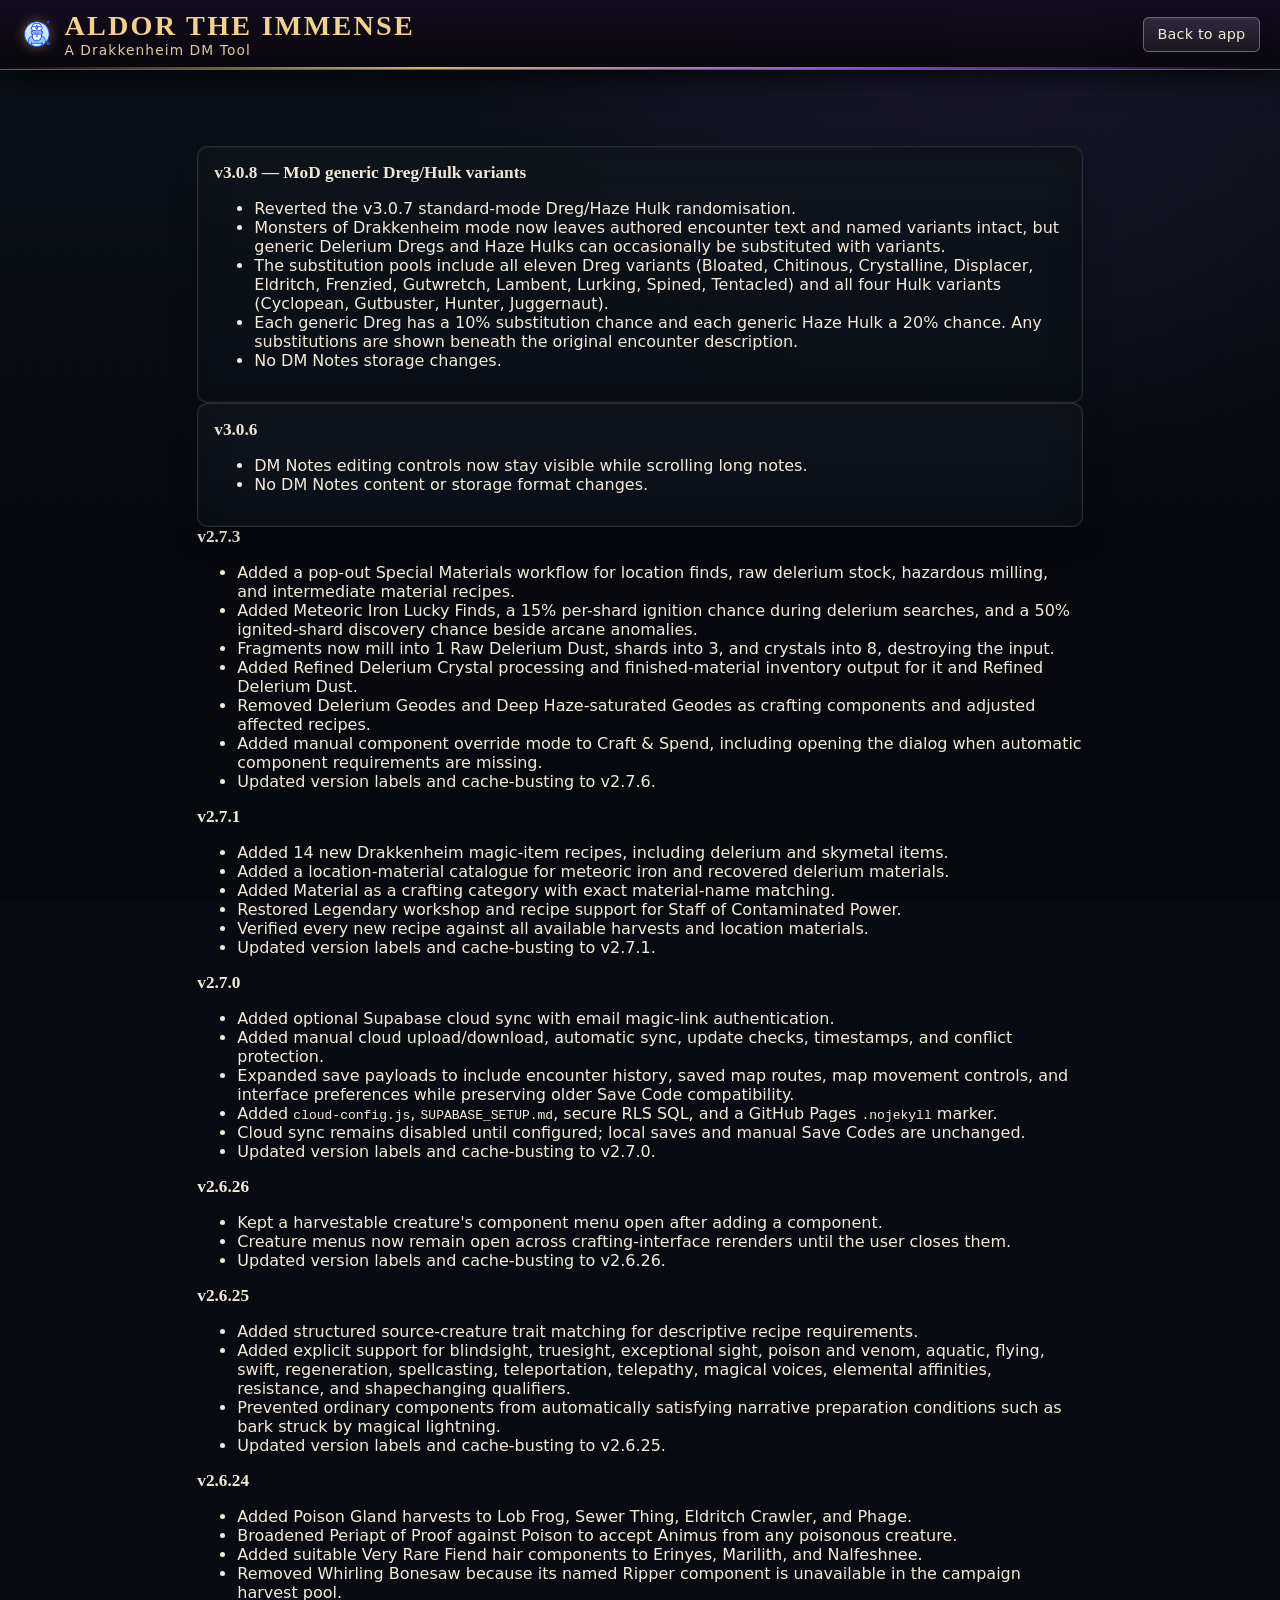
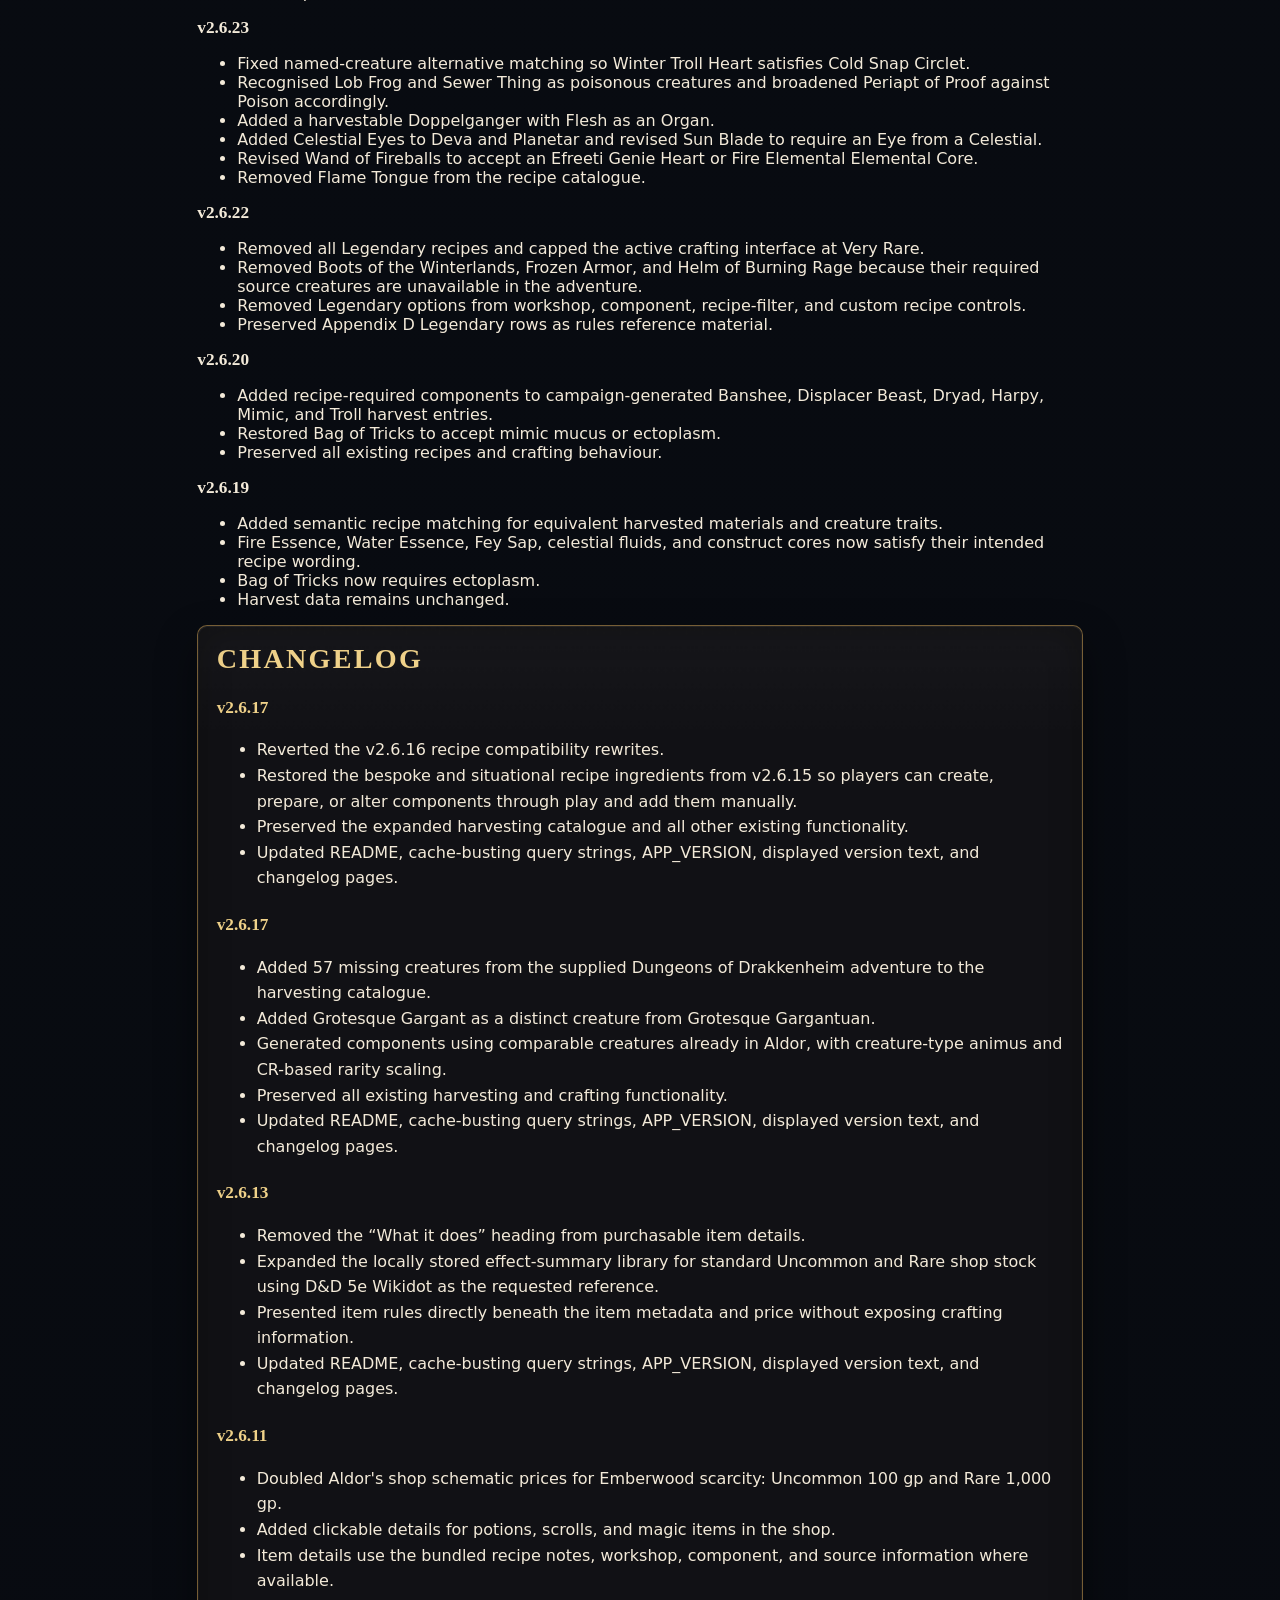
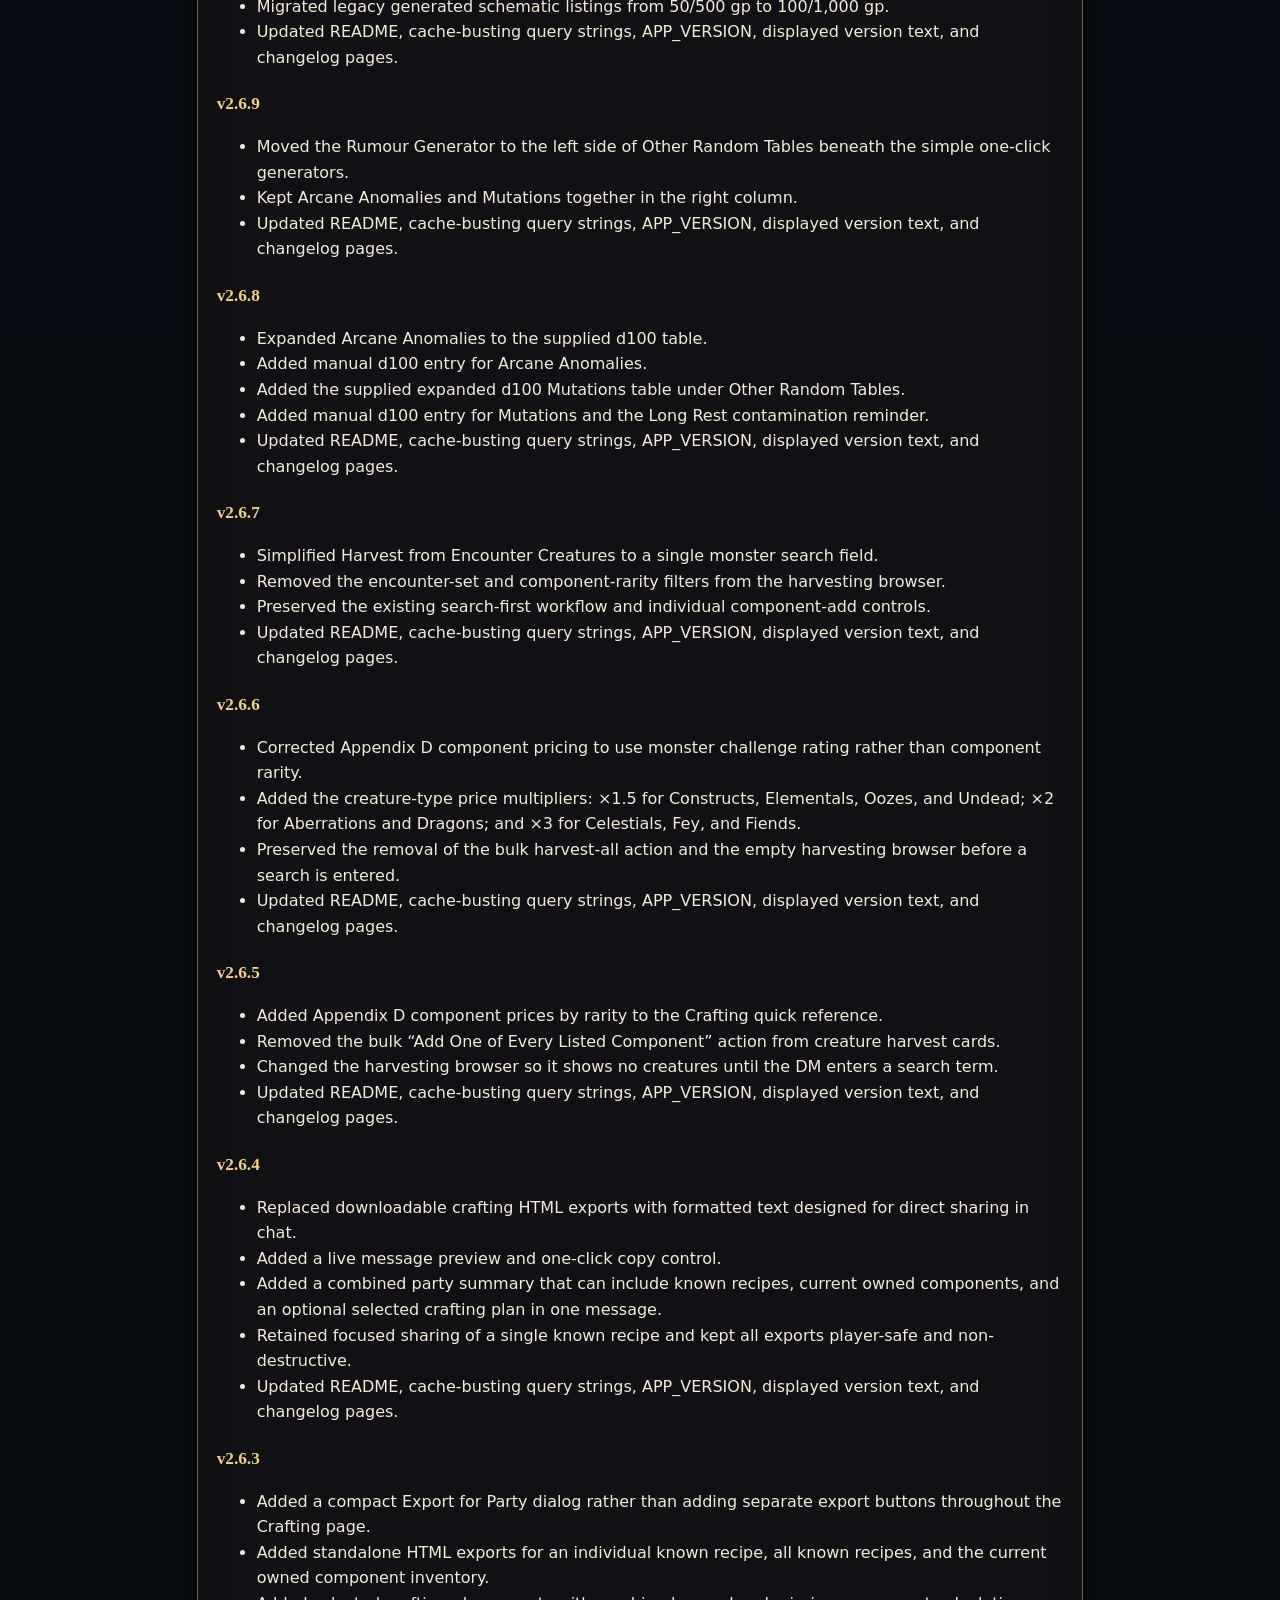
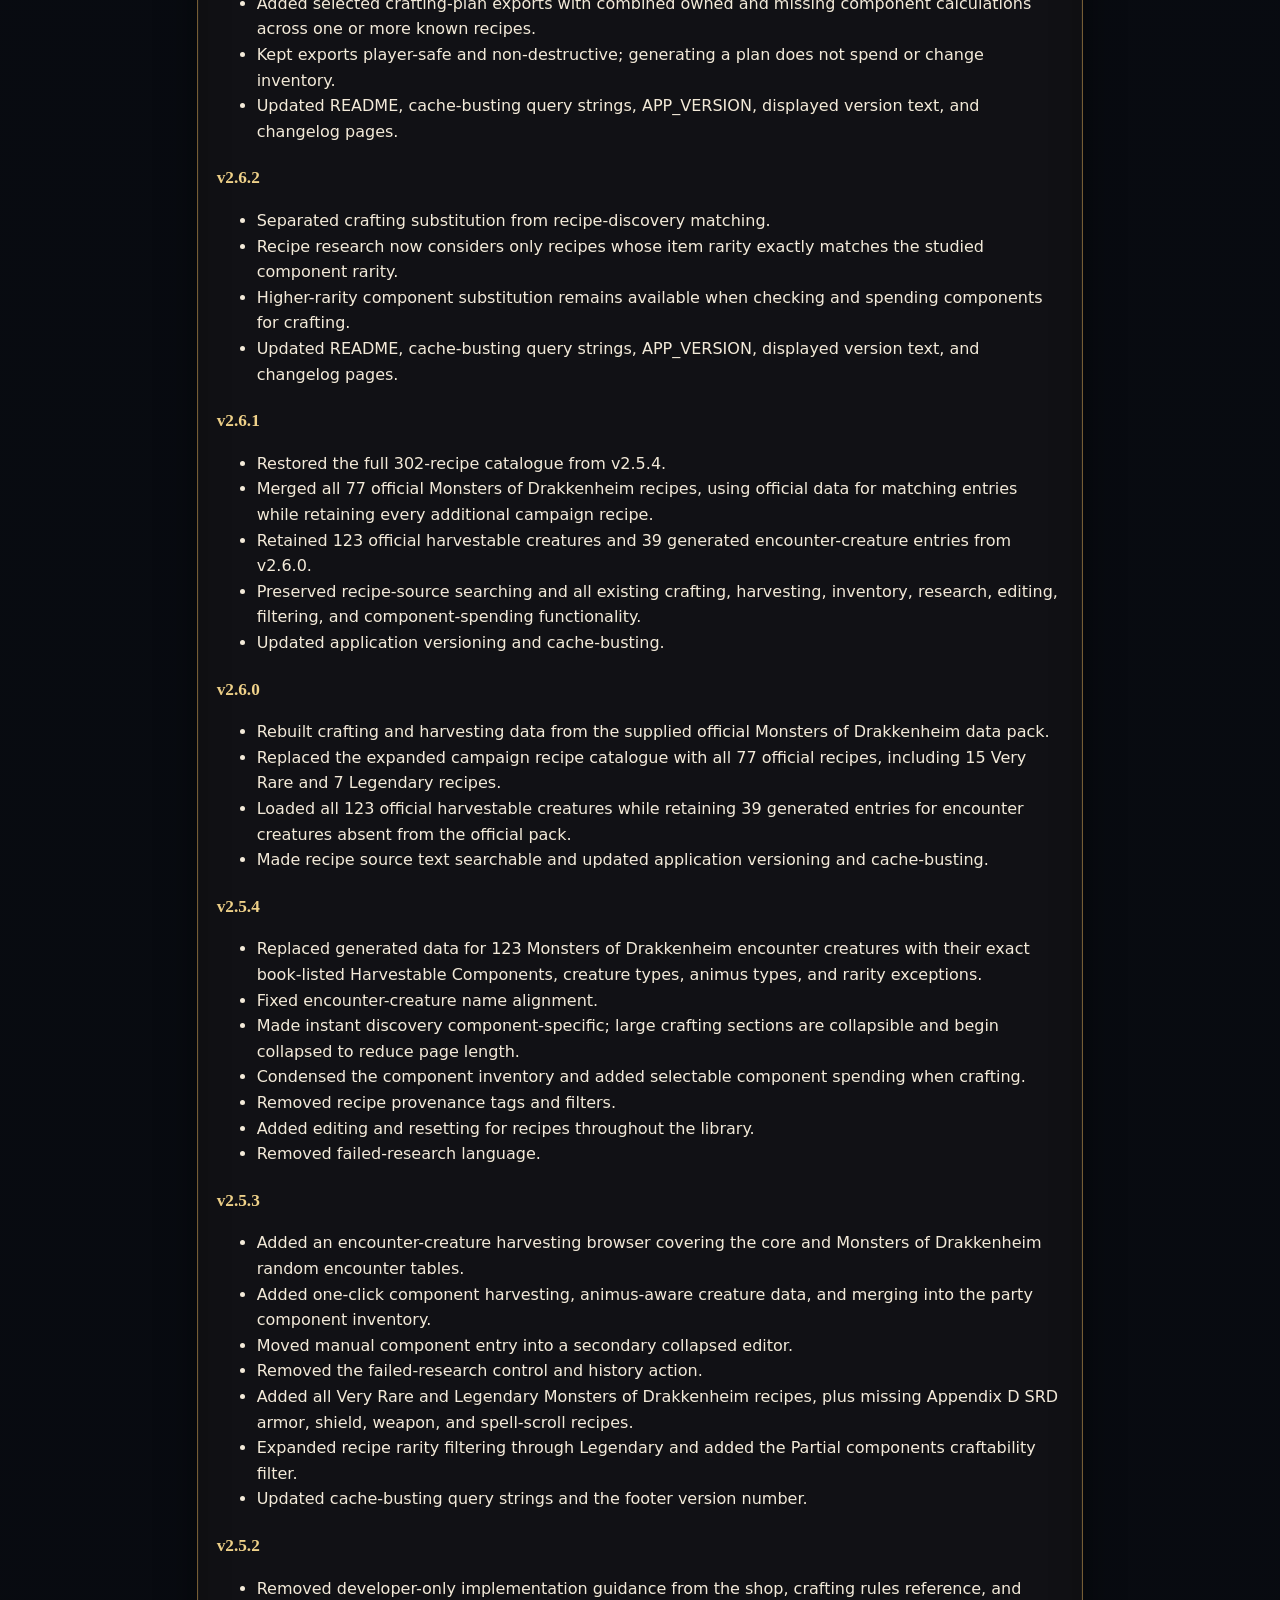
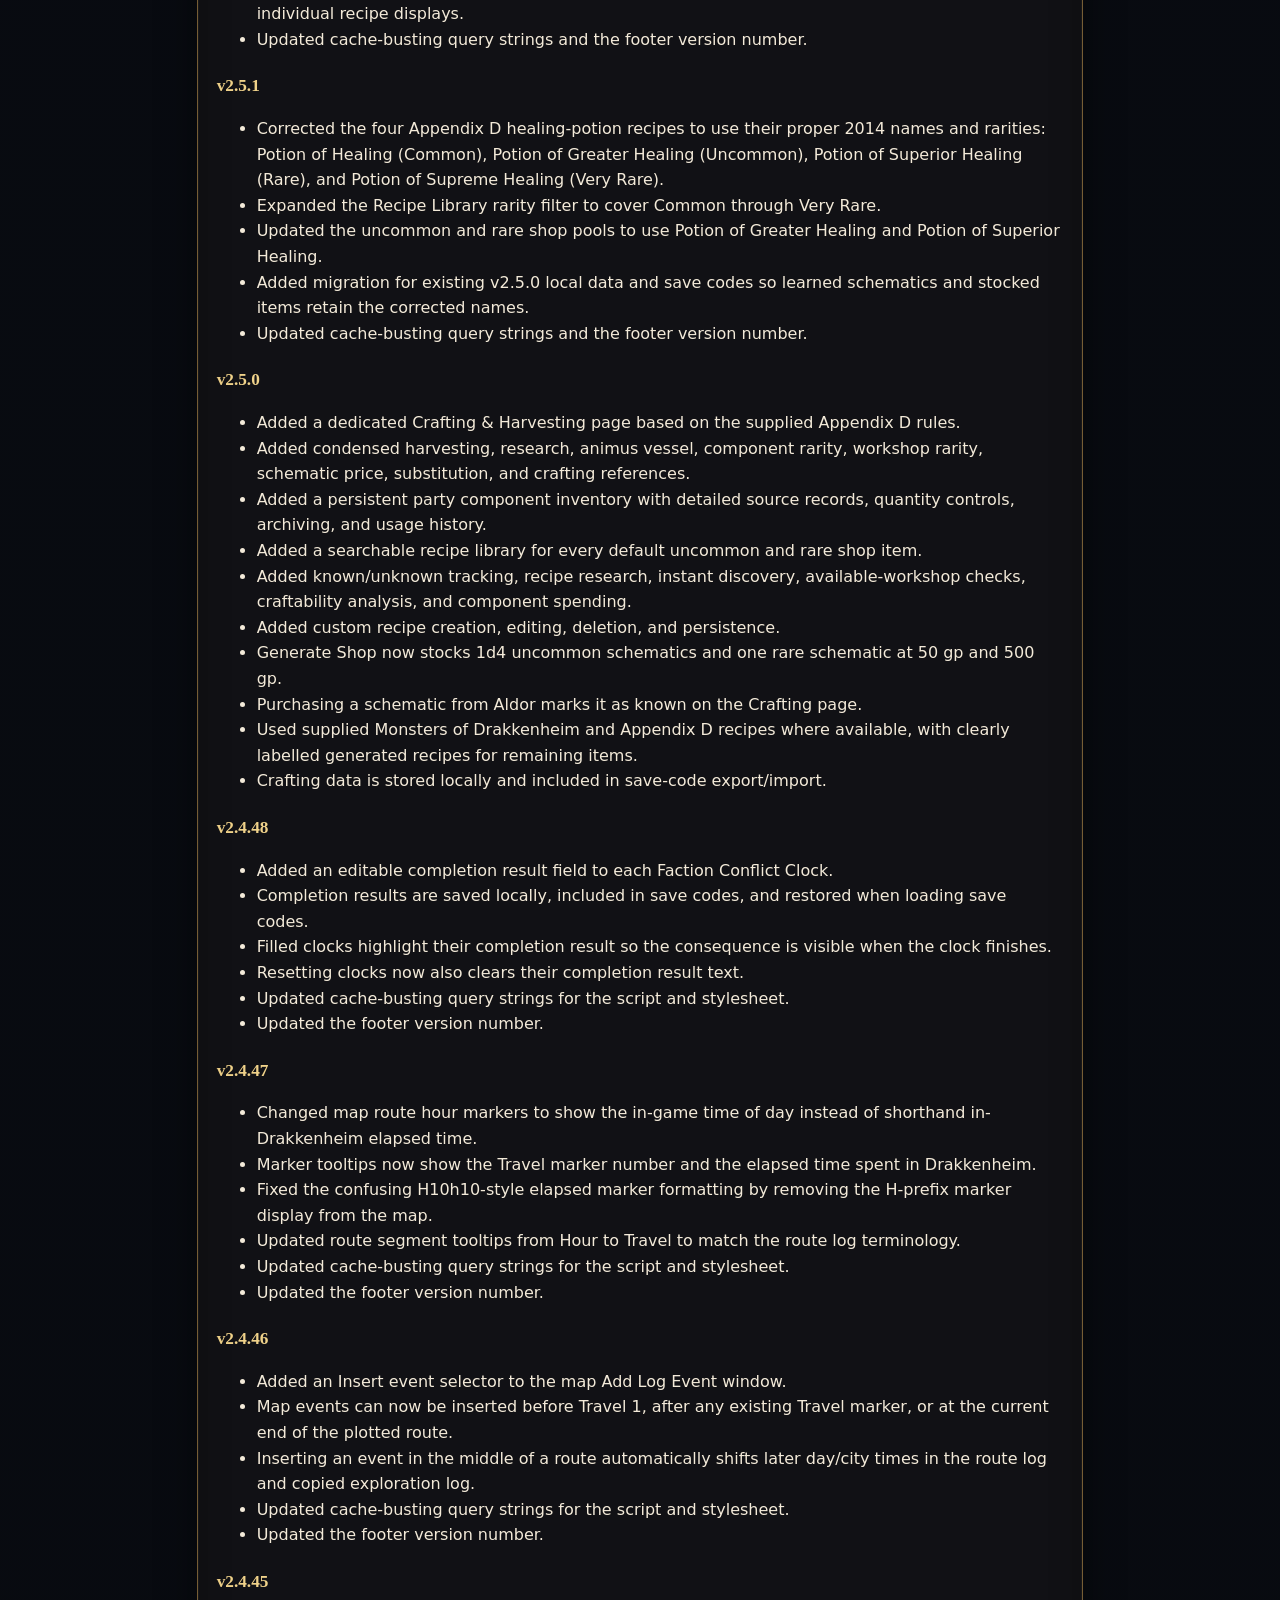
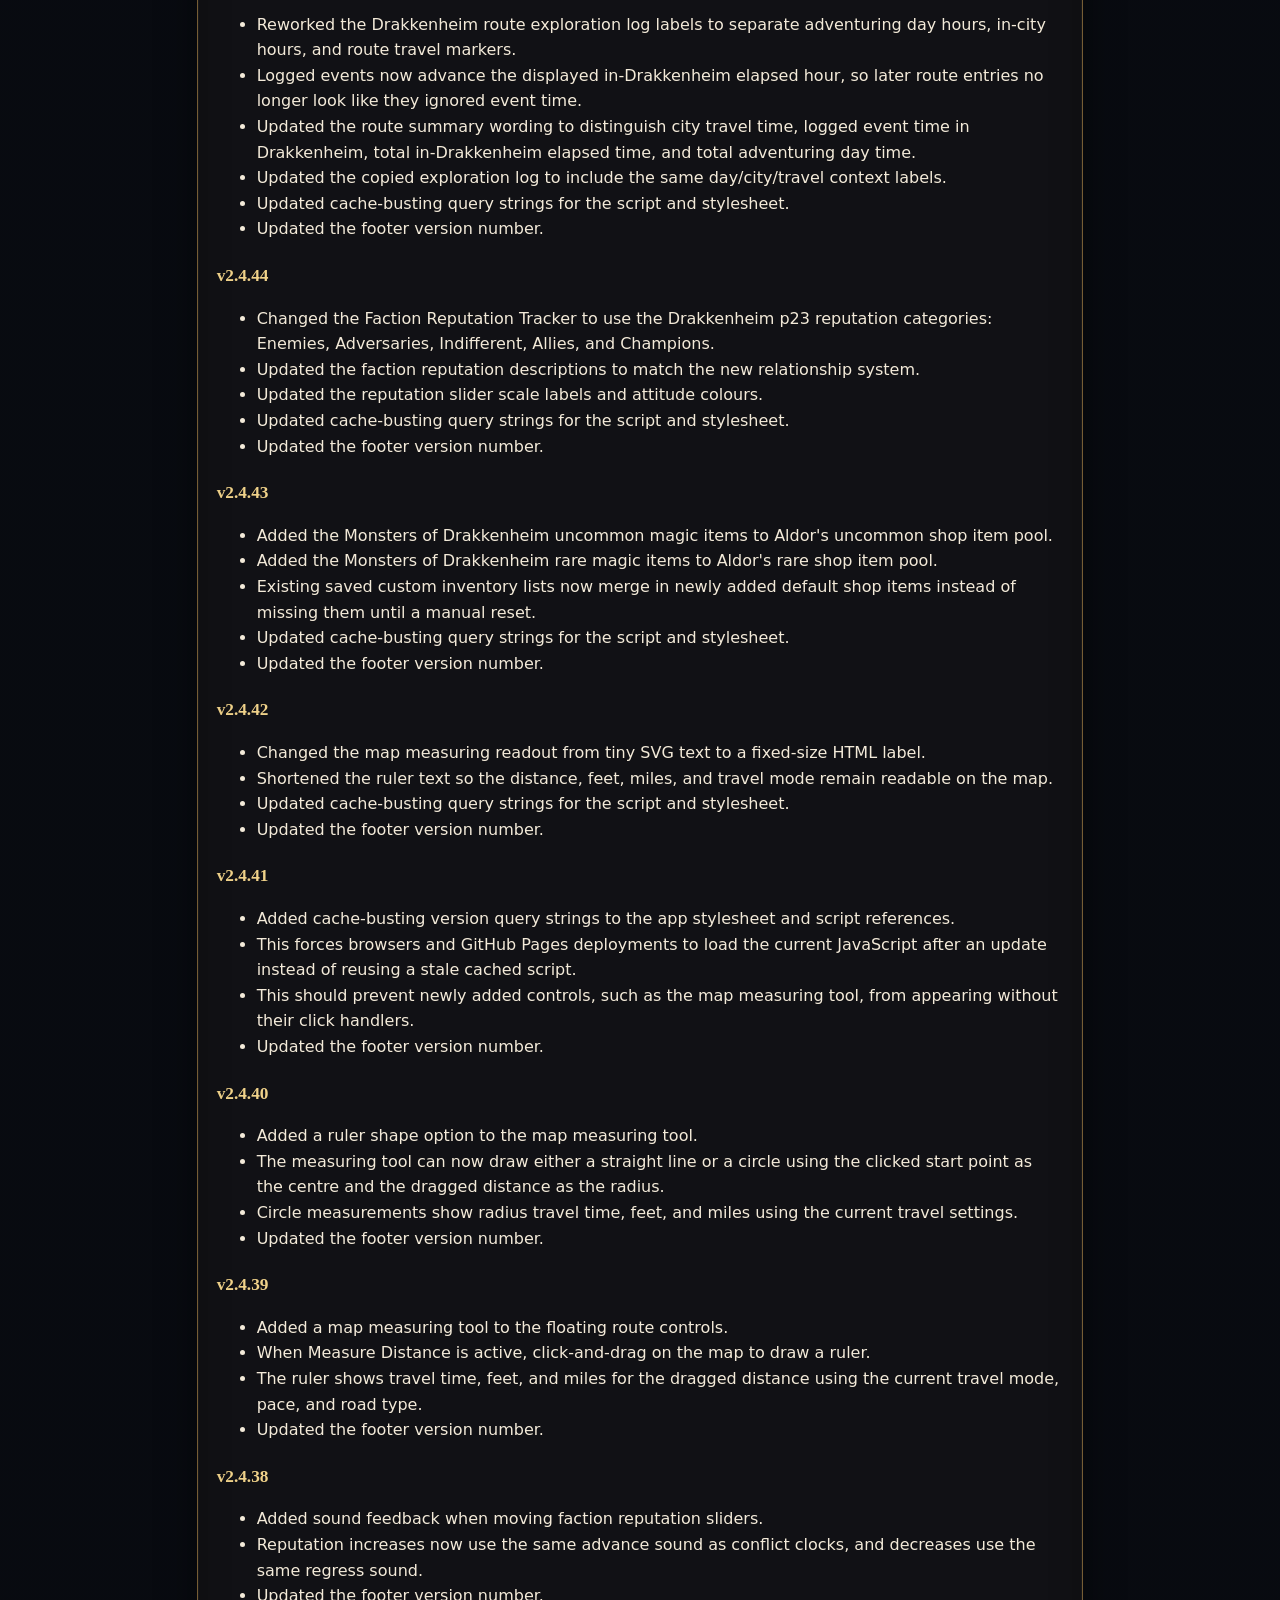
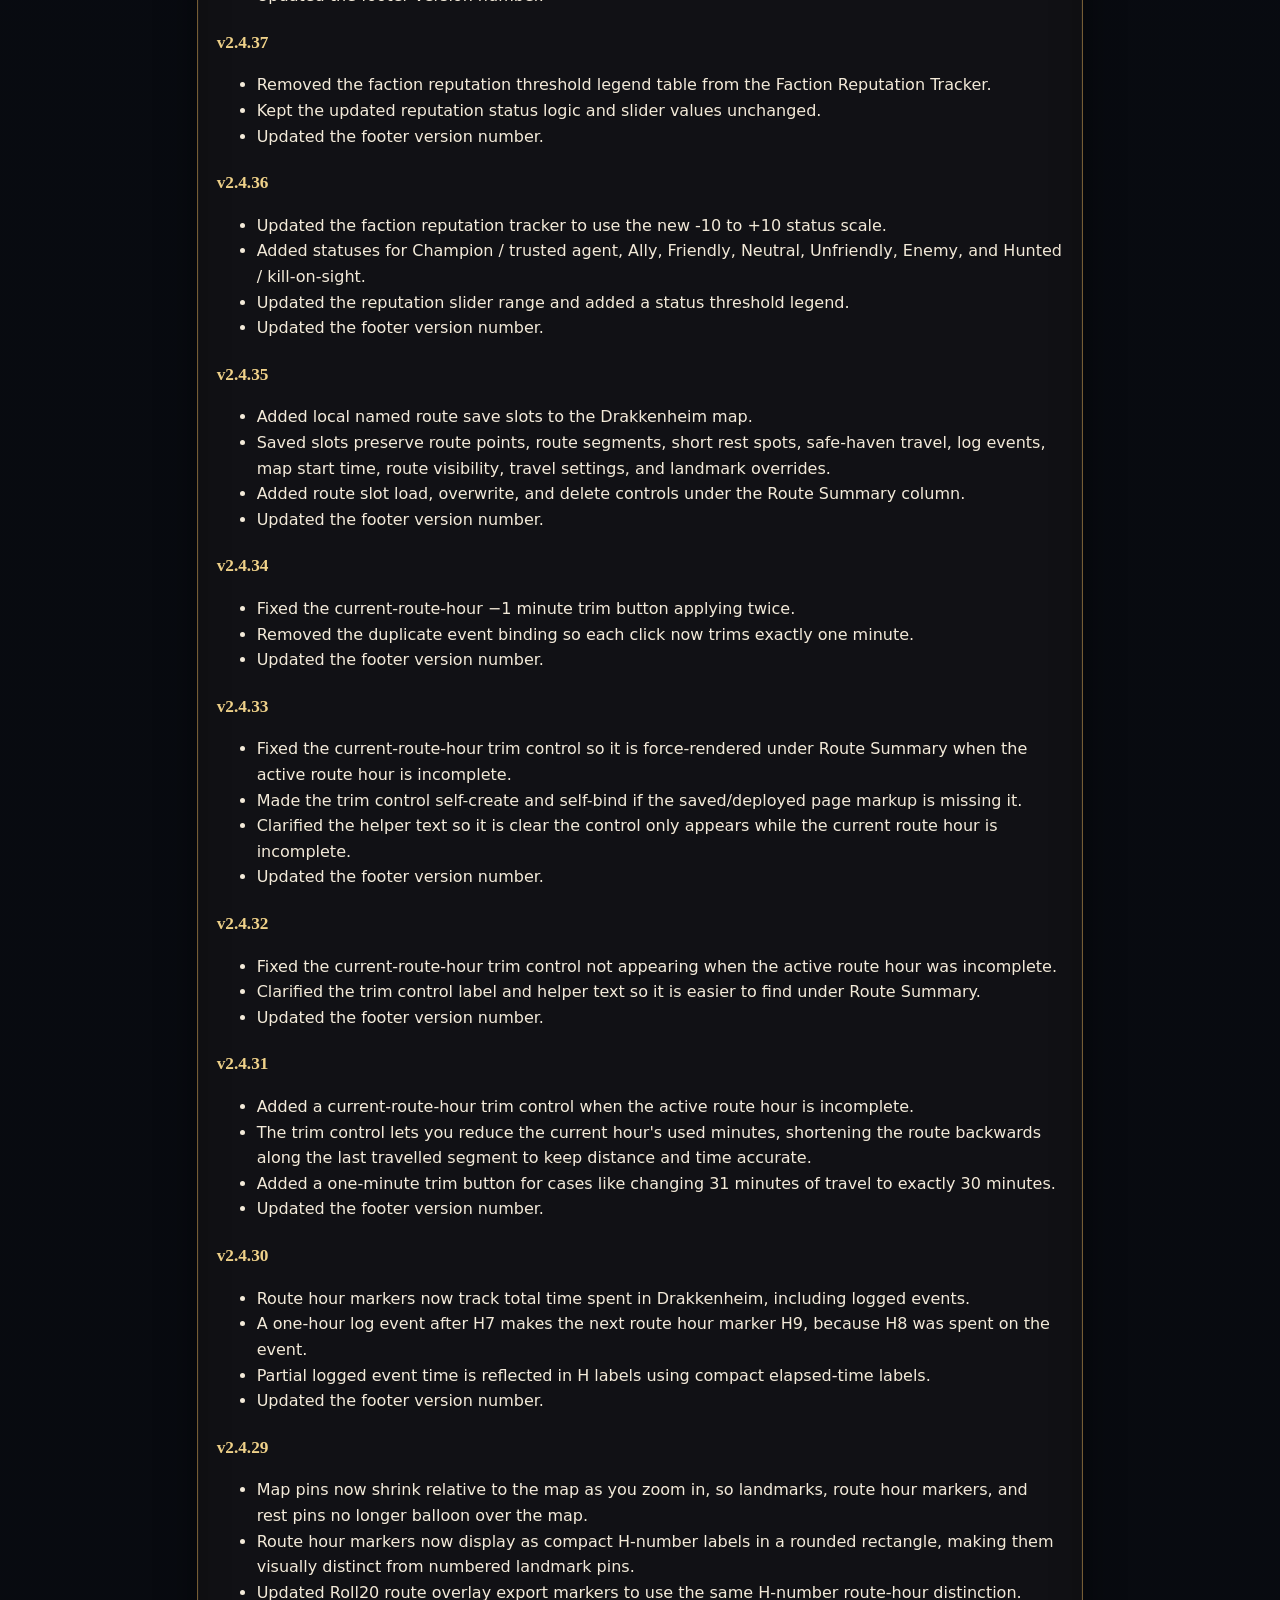
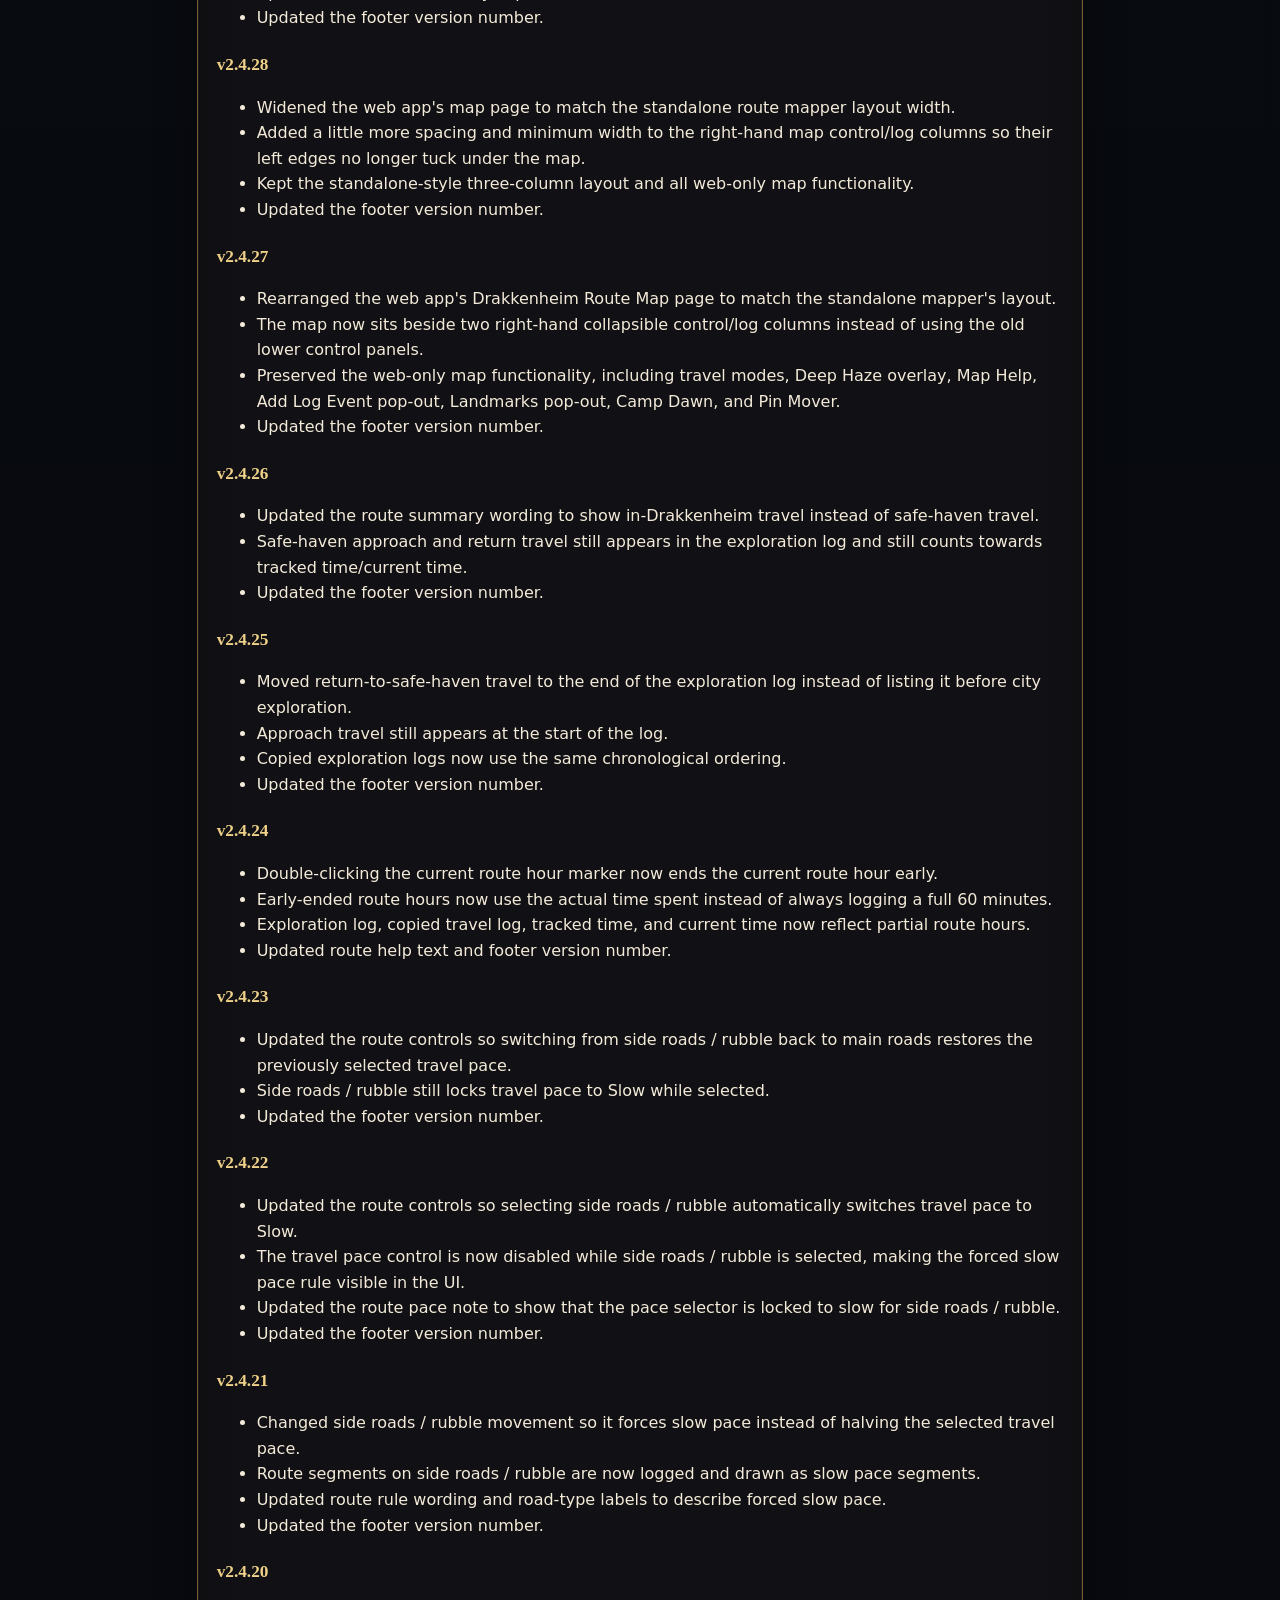
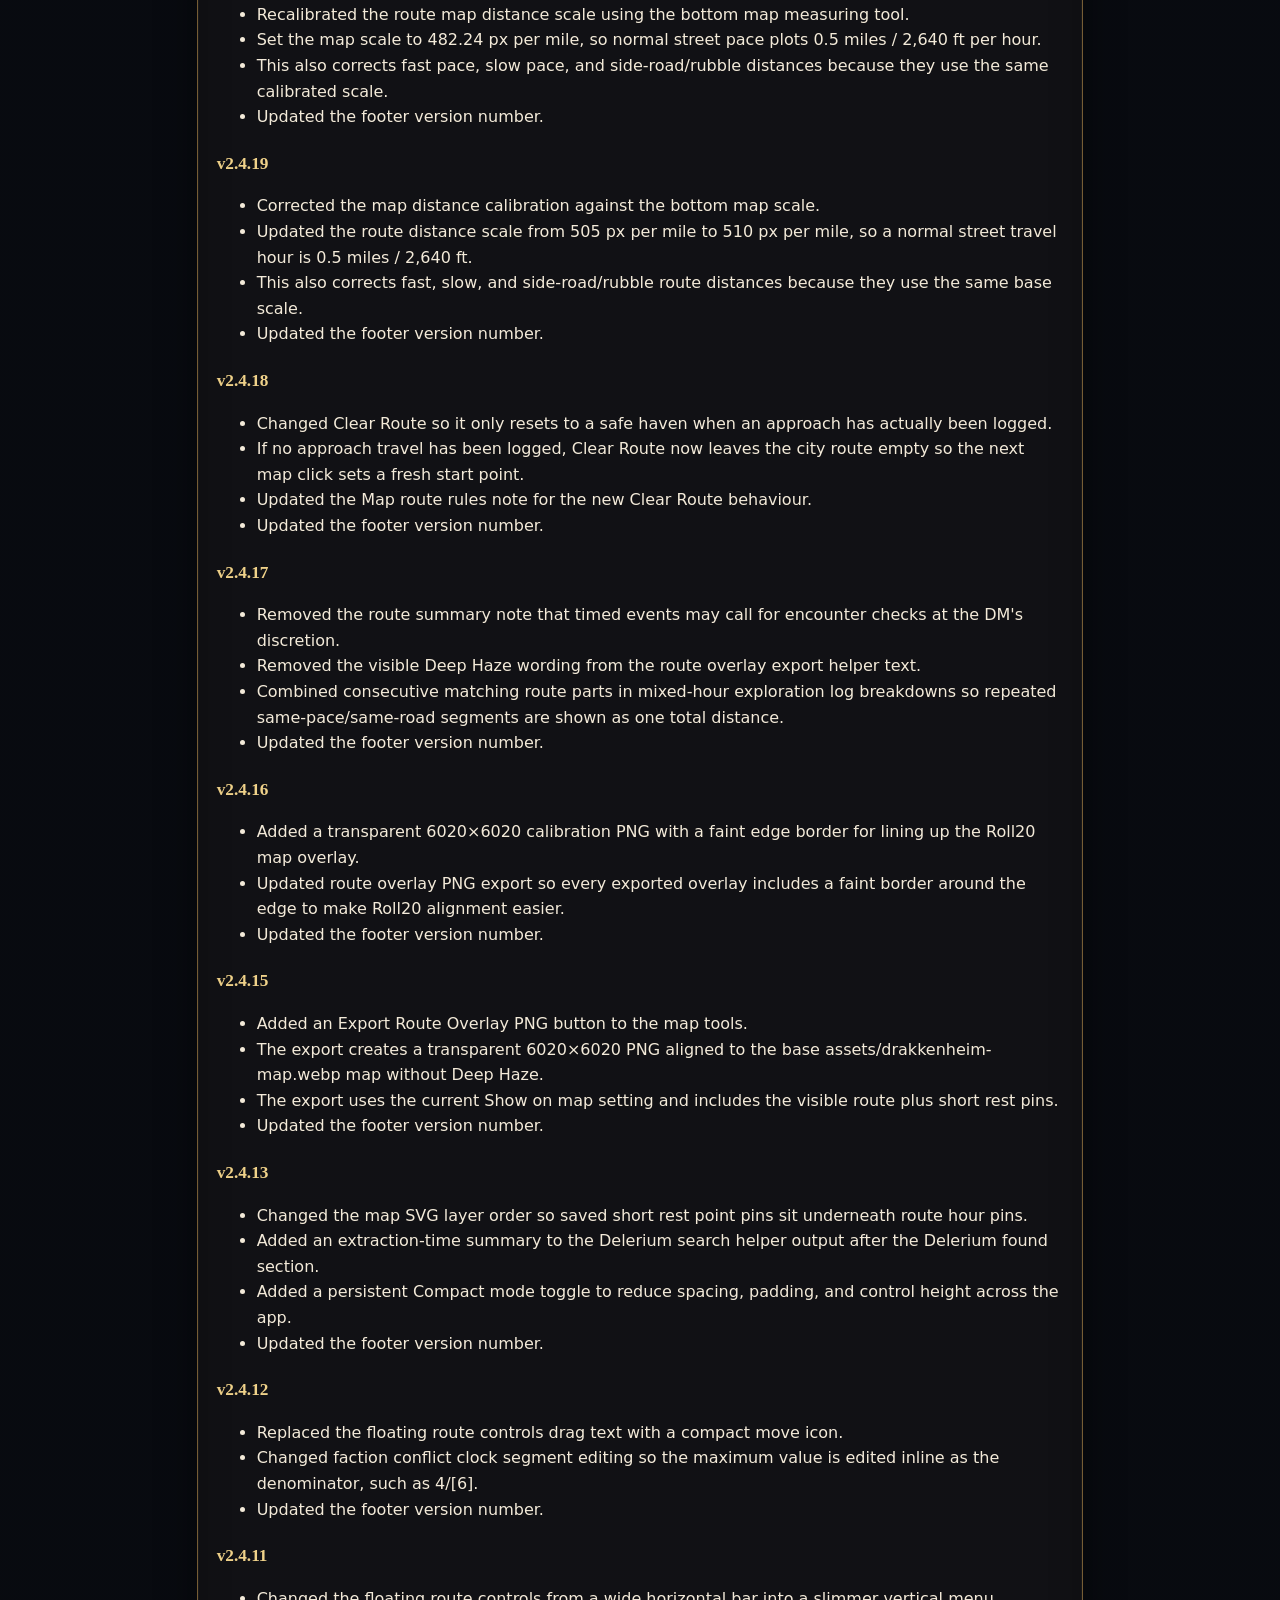
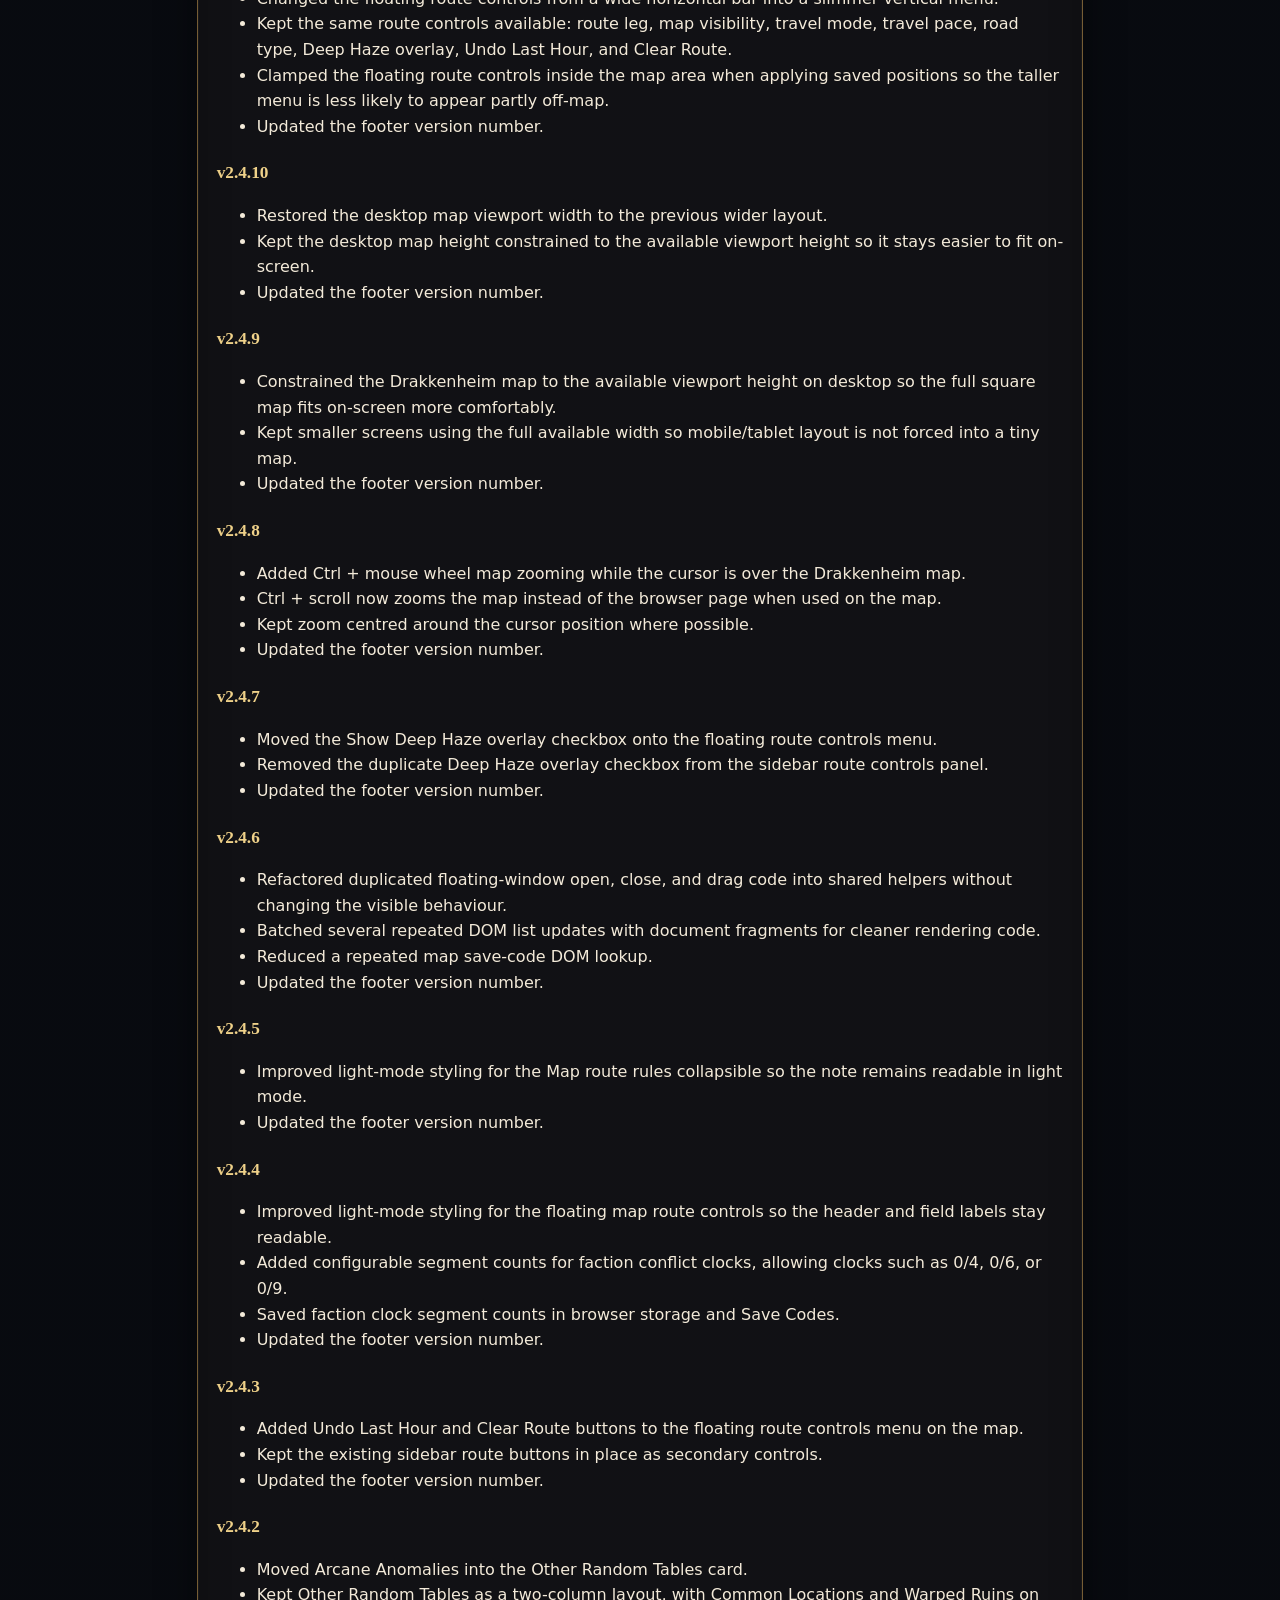
<file: changelog.html>
<!doctype html>
<html lang="en">
<head>
  <meta charset="utf-8">
  <meta name="viewport" content="width=device-width, initial-scale=1">
  <title>Aldor The Immense - Changelog</title>
  <link rel="icon" href="assets/AldorIcon.ico">
  <link rel="stylesheet" href="style.css?v=3.0.8">
</head>
<body class="changelog-page">
  <header class="app-header">
    <div class="header-main">
      <div class="title-row">
        <img src="assets/AldorIcon.ico" alt="" class="app-icon">
        <div class="brand-copy">
          <h1>Aldor The Immense</h1>
          <p>A Drakkenheim DM Tool</p>
        </div>
      </div>
      <div class="header-actions">
        <a class="header-link" href="index.html">Back to app</a>
      </div>
    </div>
  </header>

  <main>
    <section class="card"><h2>v3.0.8 — MoD generic Dreg/Hulk variants</h2><ul><li>Reverted the v3.0.7 standard-mode Dreg/Haze Hulk randomisation.</li><li>Monsters of Drakkenheim mode now leaves authored encounter text and named variants intact, but generic Delerium Dregs and Haze Hulks can occasionally be substituted with variants.</li><li>The substitution pools include all eleven Dreg variants (Bloated, Chitinous, Crystalline, Displacer, Eldritch, Frenzied, Gutwretch, Lambent, Lurking, Spined, Tentacled) and all four Hulk variants (Cyclopean, Gutbuster, Hunter, Juggernaut).</li><li>Each generic Dreg has a 10% substitution chance and each generic Haze Hulk a 20% chance. Any substitutions are shown beneath the original encounter description.</li><li>No DM Notes storage changes.</li></ul></section>

    <section class="card"><h2>v3.0.6</h2><ul><li>DM Notes editing controls now stay visible while scrolling long notes.</li><li>No DM Notes content or storage format changes.</li></ul></section>

    <section class="panel"><h2>v3.0.4 — DM Notes formatting and image layout</h2><ul><li>Added Quote and Code styles to the DM Notes style picker.</li><li>Improved formatting so the selected text/block changes to the chosen style.</li><li>Added in-flow image positioning: drag images between paragraphs, align them left/centre/right, and resize them without covering note text.</li><li>Existing note images are upgraded in place and existing note content, hierarchy, pins and ordering are preserved.</li><li>cloud-config.js and cloud-sync.js remain excluded and untouched.</li></ul></section>
    <section class="panel"><h2>v3.0.3 — Nested DM Notes</h2><ul><li>Removed the optional DM Notes Board/Trello view so the notebook stays focused on sections, pages and writing.</li><li>Added parent/child note hierarchy within sections, with indented child notes and expand/collapse controls in the sidebar.</li><li>Added a Parent note selector plus right-click actions for New Child Page and Move to Top Level.</li><li>Existing v2.10/v3.0.x DM Notes are migrated in place with note content, images, pins and ordering preserved.</li><li>cloud-config.js and cloud-sync.js remain excluded and untouched.</li></ul></section>
    <section class="panel"><h2>v3.0.0 — Unified DM Dashboard</h2><ul><li>Rebuilt the app shell with a persistent collapsible left navigation and slim top toolbar.</li><li>Added a new Home dashboard matching the approved dark fantasy workspace direction, with session tools, prep tools, Recent Notes, quick actions, and campaign quick tools.</li><li>Grouped navigation into Session, Crafting, Reference, and Data categories, with direct links into the existing specialist tools.</li><li>Added global tool search with Ctrl+K, desktop sidebar collapse, and responsive slide-out navigation.</li><li>Added dashboard actions for new notes, random encounters, arcane anomalies, conditions, faction status, and map access.</li><li>Preserved the v2.10.0 DM Notes data model and the existing crafting, harvesting, faction, map, shop, table, save, and cloud-sync functionality.</li><li>cloud-config.js and cloud-sync.js remain excluded and untouched.</li></ul></section>
    <section class="panel"><h2>v2.10.0 — Simplified DM Notebook</h2><ul><li>Replaced the spatial pinboard with a simpler OneNote-style notebook built around Sections, Pages, and one large rich-text editor.</li><li>Added an optional lightweight Trello-style Board view for the current section with Notes, To Do, and Done columns; drag notes between columns to change status.</li><li>Added headings, bold/italic/underline, lists, checklists, links, image upload, clipboard image paste, page pinning, duplication, moving between sections, global search, page reordering, and right-click actions.</li><li>Kept DM Notes full-width with a collapsible left sidebar.</li><li>Legacy v2.9.x DM Notes data is intentionally cleared on first upgrade so the new notebook starts empty and the incorrect campaign-prefilled content is removed rather than migrated.</li><li>Save Codes and existing Cloud Sync continue to carry DM Notes. cloud-config.js and cloud-sync.js remain excluded and untouched.</li></ul></section>

    <section class="panel"><h2>v2.9.2 — DM Notes Full-Width Workspace</h2><ul><li>DM Notes now uses almost the full browser width instead of the normal 1360px app content limit.</li><li>The wider layout is scoped only to DM Notes; all other Aldor pages retain their existing constrained width.</li><li>The Boards drawer remains an overlay and does not reduce usable canvas width.</li><li>cloud-config.js and cloud-sync.js remain excluded and untouched.</li></ul></section>
    <section class="panel"><h2>v2.9.1 — Campaign-Prefilled DM Boards</h2><ul><li>Added a one-time Drakkenheim campaign seed for DM Notes.</li><li>Pre-filled Party, Factions &amp; NPCs, Quests / Missions, Items, Sessions, General Notes, Current Session, and a new Locations board from previously captured campaign information.</li><li>Added known PC, NPC, faction, location, quest/thread, value/timer, Black Ivory Inn, continuity, and tracker cards, plus relationship strings and useful frames.</li><li>Shared durable references appear on Current Session, while uncertain older threads are marked for review rather than assumed active.</li><li>Existing matching user-authored cards are preserved during migration and the seed is applied only once.</li><li>cloud-config.js and cloud-sync.js remain excluded and untouched.</li></ul></section>
    <section class="panel"><h2>v2.9.0 — DM Notes Workspace</h2><ul><li>Added a collapsible overlay board drawer so every board is visible without shrinking the canvas.</li><li>Added custom card colours, card types, status badges, collapsible cards, focus view, fit-to-content, quick notes, editable/custom templates, and save-card-as-template.</li><li>Added group/frame regions, board background styles, optional grid snapping, multi-select, group movement, alignment/distribution tools, and selection actions.</li><li>Added right-click menus for cards, images, frames, boards, and empty board space, including shared-card versus independent-duplicate actions and Current Session pinning.</li><li>Added board-link portal cards, Back/Forward navigation, and card quick links to Map, Factions, Encounters, Delerium, Other Tables, Crafting, and Shop.</li><li>Added image fit/crop controls, portrait crop preset, captions, clipboard paste, and card portraits/thumbnails with adjustable crop focus.</li><li>Added undo/redo, PNG export, and browser Print / Save as PDF export.</li><li>Existing v2.8.1 pinboards migrate automatically. Save Codes and existing Cloud Sync continue to carry DM Notes.</li><li>cloud-config.js and cloud-sync.js remain excluded and untouched.</li></ul></section>
    <section class="panel"><h2>v2.8.1 — Visual DM Pinboards</h2><ul><li>Replaced the document-style DM Notes interface with freeform visual boards containing draggable, resizable cards and images.</li><li>Converted folders into user-created boards and added a permanent Current Session board; cards can appear on multiple boards without duplicating their underlying note.</li><li>Added labelled card-to-card and card-to-image connections with solid, uncertain/dashed, conflict, and directional-arrow line styles.</li><li>Added pan, pointer-centred wheel zoom, zoom controls, Fit Board, global search with jump-to-card, favourites, card styles, and a focused Run Session board.</li><li>Added image uploads with automatic browser-side compression. Images are embedded in DM Notes state so they remain part of Save Codes and the existing Cloud Sync without any change to cloud-config.js or cloud-sync.js.</li><li>Added automatic migration from the v2.8.0 folder/note/block format into boards and cards.</li><li>The update archive continues to omit cloud-config.js and cloud-sync.js so an existing configured deployment is not overwritten.</li></ul></section>
    <section class="panel"><h2>v2.8.0 — Modular DM Notes</h2><ul><li>Added a top-level DM Notes page with nested folders, unlimited notes, starter categories, and optional PC, NPC, Faction, Quest / Mission, Item, and Session templates.</li><li>Added modular Text, Heading, Checklist, NPC / Dialogue, Encounter, Travel / Route, Important, and note-reference blocks with add, remove, and reorder controls.</li><li>Added global search, tags, favourites, Current Session pins, and a compact Run Session mode with quick jumps to the Map, Encounters, Factions, and Notes.</li><li>Added debounced local autosave and included DM Notes in manual Save Codes and the existing cloud-sync payload.</li><li>Preserved the existing cloud-config.js and cloud-sync.js implementation without modification; the update archive intentionally omits both files so an existing configured deployment is not overwritten.</li></ul></section>
    <section class="panel"><h2>v2.7.7 — Achievable Mixed-Creature Recipes</h2><ul><li>Rewrote all fifteen new recipes using only harvest requirements the app can match and special materials justified by the item text.</li><li>Removed undefined classifications such as “spellcasting creature” from the new recipe set.</li><li>Enforced one harvested component per source creature and added backtracking allocation so valid combinations are found and preselected reliably.</li><li>Kept manual override available for explicit case-by-case substitutions.</li><li>Corrected exact Delerium material matching, including ordinary versus Ignited Shards and explicit lower-rarity Delerium Fragments.</li><li>Verified Uncommon recipes with CR 4-or-lower harvests, Rare recipes with CR 6-or-lower harvests, and Very Rare recipes with CR 12-or-lower harvests.</li></ul></section>
    <section class="panel"><h2>v2.7.6 — Fragment-Based Delerium Ammunition</h2><ul><li>Replaced the Refined Delerium Crystal requirement for Hardened Delerium-tipped Arrows with one Delerium Fragment.</li><li>Retained one Rare magical dust as the stabilising component.</li><li>The recipe still creates one arrow or bolt.</li></ul></section>
    <section class="panel"><h2>v2.7.5 — Single-Use Ammunition Recipe</h2><ul><li>Simplified Hardened Delerium-tipped Arrows to one Refined Delerium Crystal and one Rare magical dust.</li><li>Clarified that the recipe creates one arrow or bolt rather than a batch.</li></ul></section>
    <section class="panel"><h2>v2.7.4 — Rarity-Balanced Drakkenheim Recipes</h2><ul><li>Rebuilt all fifteen new recipes using the same rarity and mixed-source conventions as the existing recipe library.</li><li>Removed inappropriate requirements such as Very Rare Marilith fangs from Rare ammunition and stopped overusing single named creatures.</li><li>Uncommon, Rare, Very Rare, and Legendary recipes now use obtainable harvests from their corresponding tiers.</li><li>Refined Delerium Dust now consumes three Raw Delerium Dust and is recorded as a crafted Rare magic item.</li><li>Exact crafted reagents can no longer be replaced by arbitrary dust, and creature-type requirements now check the source creature's actual type.</li></ul></section>



    <section class="changelog-entry">
      <h2>v2.7.3</h2>
      <ul>
        <li>Added a pop-out Special Materials workflow for location finds, raw delerium stock, hazardous milling, and intermediate material recipes.</li>
        <li>Added Meteoric Iron Lucky Finds, a 15% per-shard ignition chance during delerium searches, and a 50% ignited-shard discovery chance beside arcane anomalies.</li>
        <li>Fragments now mill into 1 Raw Delerium Dust, shards into 3, and crystals into 8, destroying the input.</li>
        <li>Added Refined Delerium Crystal processing and finished-material inventory output for it and Refined Delerium Dust.</li>
        <li>Removed Delerium Geodes and Deep Haze-saturated Geodes as crafting components and adjusted affected recipes.</li>
        <li>Added manual component override mode to Craft &amp; Spend, including opening the dialog when automatic component requirements are missing.</li>
        <li>Updated version labels and cache-busting to v2.7.6.</li>
      </ul>

      <h2>v2.7.1</h2>
      <ul>
        <li>Added 14 new Drakkenheim magic-item recipes, including delerium and skymetal items.</li>
        <li>Added a location-material catalogue for meteoric iron and recovered delerium materials.</li>
        <li>Added Material as a crafting category with exact material-name matching.</li>
        <li>Restored Legendary workshop and recipe support for Staff of Contaminated Power.</li>
        <li>Verified every new recipe against all available harvests and location materials.</li>
        <li>Updated version labels and cache-busting to v2.7.1.</li>
      </ul>
    </section>

    <section class="changelog-entry">
      <h2>v2.7.0</h2>
      <ul>
        <li>Added optional Supabase cloud sync with email magic-link authentication.</li>
        <li>Added manual cloud upload/download, automatic sync, update checks, timestamps, and conflict protection.</li>
        <li>Expanded save payloads to include encounter history, saved map routes, map movement controls, and interface preferences while preserving older Save Code compatibility.</li>
        <li>Added <code>cloud-config.js</code>, <code>SUPABASE_SETUP.md</code>, secure RLS SQL, and a GitHub Pages <code>.nojekyll</code> marker.</li>
        <li>Cloud sync remains disabled until configured; local saves and manual Save Codes are unchanged.</li>
        <li>Updated version labels and cache-busting to v2.7.0.</li>
      </ul>
    </section>

    <section class="changelog-entry">
      <h2>v2.6.26</h2>
      <ul>
        <li>Kept a harvestable creature's component menu open after adding a component.</li>
        <li>Creature menus now remain open across crafting-interface rerenders until the user closes them.</li>
        <li>Updated version labels and cache-busting to v2.6.26.</li>
      </ul>
    </section>
    <section class="changelog-entry">
      <h2>v2.6.25</h2>
      <ul>
        <li>Added structured source-creature trait matching for descriptive recipe requirements.</li>
        <li>Added explicit support for blindsight, truesight, exceptional sight, poison and venom, aquatic, flying, swift, regeneration, spellcasting, teleportation, telepathy, magical voices, elemental affinities, resistance, and shapechanging qualifiers.</li>
        <li>Prevented ordinary components from automatically satisfying narrative preparation conditions such as bark struck by magical lightning.</li>
        <li>Updated version labels and cache-busting to v2.6.25.</li>
      </ul>
    </section>
    <section class="changelog-entry">
      <h2>v2.6.24</h2>
      <ul>
        <li>Added Poison Gland harvests to Lob Frog, Sewer Thing, Eldritch Crawler, and Phage.</li>
        <li>Broadened Periapt of Proof against Poison to accept Animus from any poisonous creature.</li>
        <li>Added suitable Very Rare Fiend hair components to Erinyes, Marilith, and Nalfeshnee.</li>
        <li>Removed Whirling Bonesaw because its named Ripper component is unavailable in the campaign harvest pool.</li>
      </ul>

      <h2>v2.6.23</h2>
      <ul>
        <li>Fixed named-creature alternative matching so Winter Troll Heart satisfies Cold Snap Circlet.</li>
        <li>Recognised Lob Frog and Sewer Thing as poisonous creatures and broadened Periapt of Proof against Poison accordingly.</li>
        <li>Added a harvestable Doppelganger with Flesh as an Organ.</li>
        <li>Added Celestial Eyes to Deva and Planetar and revised Sun Blade to require an Eye from a Celestial.</li>
        <li>Revised Wand of Fireballs to accept an Efreeti Genie Heart or Fire Elemental Elemental Core.</li>
        <li>Removed Flame Tongue from the recipe catalogue.</li>
      </ul>
    </section>
    <section class="changelog-entry">
      <h2>v2.6.22</h2>
      <ul>
        <li>Removed all Legendary recipes and capped the active crafting interface at Very Rare.</li>
        <li>Removed Boots of the Winterlands, Frozen Armor, and Helm of Burning Rage because their required source creatures are unavailable in the adventure.</li>
        <li>Removed Legendary options from workshop, component, recipe-filter, and custom recipe controls.</li>
        <li>Preserved Appendix D Legendary rows as rules reference material.</li>
      </ul>
    </section>
    <section class="changelog-entry">
      <h2>v2.6.20</h2>
      <ul>
        <li>Added recipe-required components to campaign-generated Banshee, Displacer Beast, Dryad, Harpy, Mimic, and Troll harvest entries.</li>
        <li>Restored Bag of Tricks to accept mimic mucus or ectoplasm.</li>
        <li>Preserved all existing recipes and crafting behaviour.</li>
      </ul>
    </section>
    <section class="changelog-entry">
      <h2>v2.6.19</h2>
      <ul>
        <li>Added semantic recipe matching for equivalent harvested materials and creature traits.</li>
        <li>Fire Essence, Water Essence, Fey Sap, celestial fluids, and construct cores now satisfy their intended recipe wording.</li>
        <li>Bag of Tricks now requires ectoplasm.</li>
        <li>Harvest data remains unchanged.</li>
      </ul>
    </section>

    <article class="changelog-card">
      <h1>Changelog</h1>
      <h2>v2.6.17</h2>
      <ul>
        <li>Reverted the v2.6.16 recipe compatibility rewrites.</li>
        <li>Restored the bespoke and situational recipe ingredients from v2.6.15 so players can create, prepare, or alter components through play and add them manually.</li>
        <li>Preserved the expanded harvesting catalogue and all other existing functionality.</li>
        <li>Updated README, cache-busting query strings, APP_VERSION, displayed version text, and changelog pages.</li>
      </ul>

      <h2>v2.6.17</h2>
      <ul>
        <li>Added 57 missing creatures from the supplied Dungeons of Drakkenheim adventure to the harvesting catalogue.</li>
        <li>Added Grotesque Gargant as a distinct creature from Grotesque Gargantuan.</li>
        <li>Generated components using comparable creatures already in Aldor, with creature-type animus and CR-based rarity scaling.</li>
        <li>Preserved all existing harvesting and crafting functionality.</li>
        <li>Updated README, cache-busting query strings, APP_VERSION, displayed version text, and changelog pages.</li>
      </ul>


      <h2>v2.6.13</h2>
      <ul>
        <li>Removed the “What it does” heading from purchasable item details.</li>
        <li>Expanded the locally stored effect-summary library for standard Uncommon and Rare shop stock using D&amp;D 5e Wikidot as the requested reference.</li>
        <li>Presented item rules directly beneath the item metadata and price without exposing crafting information.</li>
        <li>Updated README, cache-busting query strings, APP_VERSION, displayed version text, and changelog pages.</li>
      </ul>

      <h2>v2.6.11</h2>
      <ul>
        <li>Doubled Aldor's shop schematic prices for Emberwood scarcity: Uncommon 100 gp and Rare 1,000 gp.</li>
        <li>Added clickable details for potions, scrolls, and magic items in the shop.</li>
        <li>Item details use the bundled recipe notes, workshop, component, and source information where available.</li>
        <li>Migrated legacy generated schematic listings from 50/500 gp to 100/1,000 gp.</li>
        <li>Updated README, cache-busting query strings, APP_VERSION, displayed version text, and changelog pages.</li>
      </ul>

      <h2>v2.6.9</h2>
      <ul>
        <li>Moved the Rumour Generator to the left side of Other Random Tables beneath the simple one-click generators.</li>
        <li>Kept Arcane Anomalies and Mutations together in the right column.</li>
        <li>Updated README, cache-busting query strings, APP_VERSION, displayed version text, and changelog pages.</li>
      </ul>

      <h2>v2.6.8</h2>
      <ul>
        <li>Expanded Arcane Anomalies to the supplied d100 table.</li>
        <li>Added manual d100 entry for Arcane Anomalies.</li>
        <li>Added the supplied expanded d100 Mutations table under Other Random Tables.</li>
        <li>Added manual d100 entry for Mutations and the Long Rest contamination reminder.</li>
        <li>Updated README, cache-busting query strings, APP_VERSION, displayed version text, and changelog pages.</li>
      </ul>

      <h2>v2.6.7</h2>
      <ul>
        <li>Simplified Harvest from Encounter Creatures to a single monster search field.</li>
        <li>Removed the encounter-set and component-rarity filters from the harvesting browser.</li>
        <li>Preserved the existing search-first workflow and individual component-add controls.</li>
        <li>Updated README, cache-busting query strings, APP_VERSION, displayed version text, and changelog pages.</li>
      </ul>

      <h2>v2.6.6</h2>
      <ul>
        <li>Corrected Appendix D component pricing to use monster challenge rating rather than component rarity.</li>
        <li>Added the creature-type price multipliers: ×1.5 for Constructs, Elementals, Oozes, and Undead; ×2 for Aberrations and Dragons; and ×3 for Celestials, Fey, and Fiends.</li>
        <li>Preserved the removal of the bulk harvest-all action and the empty harvesting browser before a search is entered.</li>
        <li>Updated README, cache-busting query strings, APP_VERSION, displayed version text, and changelog pages.</li>
      </ul>

      <h2>v2.6.5</h2>
      <ul>
        <li>Added Appendix D component prices by rarity to the Crafting quick reference.</li>
        <li>Removed the bulk “Add One of Every Listed Component” action from creature harvest cards.</li>
        <li>Changed the harvesting browser so it shows no creatures until the DM enters a search term.</li>
        <li>Updated README, cache-busting query strings, APP_VERSION, displayed version text, and changelog pages.</li>
      </ul>

      <h2>v2.6.4</h2>
      <ul>
        <li>Replaced downloadable crafting HTML exports with formatted text designed for direct sharing in chat.</li>
        <li>Added a live message preview and one-click copy control.</li>
        <li>Added a combined party summary that can include known recipes, current owned components, and an optional selected crafting plan in one message.</li>
        <li>Retained focused sharing of a single known recipe and kept all exports player-safe and non-destructive.</li>
        <li>Updated README, cache-busting query strings, APP_VERSION, displayed version text, and changelog pages.</li>
      </ul>

      <h2>v2.6.3</h2>
      <ul>
        <li>Added a compact Export for Party dialog rather than adding separate export buttons throughout the Crafting page.</li>
        <li>Added standalone HTML exports for an individual known recipe, all known recipes, and the current owned component inventory.</li>
        <li>Added selected crafting-plan exports with combined owned and missing component calculations across one or more known recipes.</li>
        <li>Kept exports player-safe and non-destructive; generating a plan does not spend or change inventory.</li>
        <li>Updated README, cache-busting query strings, APP_VERSION, displayed version text, and changelog pages.</li>
      </ul>

      <h2>v2.6.2</h2>
      <ul>
        <li>Separated crafting substitution from recipe-discovery matching.</li>
        <li>Recipe research now considers only recipes whose item rarity exactly matches the studied component rarity.</li>
        <li>Higher-rarity component substitution remains available when checking and spending components for crafting.</li>
        <li>Updated README, cache-busting query strings, APP_VERSION, displayed version text, and changelog pages.</li>
      </ul>

      <h2>v2.6.1</h2>
      <ul>
        <li>Restored the full 302-recipe catalogue from v2.5.4.</li>
        <li>Merged all 77 official Monsters of Drakkenheim recipes, using official data for matching entries while retaining every additional campaign recipe.</li>
        <li>Retained 123 official harvestable creatures and 39 generated encounter-creature entries from v2.6.0.</li>
        <li>Preserved recipe-source searching and all existing crafting, harvesting, inventory, research, editing, filtering, and component-spending functionality.</li>
        <li>Updated application versioning and cache-busting.</li>
      </ul>

      <h2>v2.6.0</h2>
      <ul>
        <li>Rebuilt crafting and harvesting data from the supplied official Monsters of Drakkenheim data pack.</li>
        <li>Replaced the expanded campaign recipe catalogue with all 77 official recipes, including 15 Very Rare and 7 Legendary recipes.</li>
        <li>Loaded all 123 official harvestable creatures while retaining 39 generated entries for encounter creatures absent from the official pack.</li>
        <li>Made recipe source text searchable and updated application versioning and cache-busting.</li>
      </ul>

      <h2>v2.5.4</h2>
      <ul>
        <li>Replaced generated data for 123 Monsters of Drakkenheim encounter creatures with their exact book-listed Harvestable Components, creature types, animus types, and rarity exceptions.</li>
        <li>Fixed encounter-creature name alignment.</li>
        <li>Made instant discovery component-specific; large crafting sections are collapsible and begin collapsed to reduce page length.</li>
        <li>Condensed the component inventory and added selectable component spending when crafting.</li>
        <li>Removed recipe provenance tags and filters.</li>
        <li>Added editing and resetting for recipes throughout the library.</li>
        <li>Removed failed-research language.</li>
      </ul>

      <h2>v2.5.3</h2>
      <ul>
        <li>Added an encounter-creature harvesting browser covering the core and Monsters of Drakkenheim random encounter tables.</li>
        <li>Added one-click component harvesting, animus-aware creature data, and merging into the party component inventory.</li>
        <li>Moved manual component entry into a secondary collapsed editor.</li>
        <li>Removed the failed-research control and history action.</li>
        <li>Added all Very Rare and Legendary Monsters of Drakkenheim recipes, plus missing Appendix D SRD armor, shield, weapon, and spell-scroll recipes.</li>
        <li>Expanded recipe rarity filtering through Legendary and added the Partial components craftability filter.</li>
        <li>Updated cache-busting query strings and the footer version number.</li>
      </ul>

      <h2>v2.5.2</h2>
      <ul>
        <li>Removed developer-only implementation guidance from the shop, crafting rules reference, and individual recipe displays.</li>
        <li>Updated cache-busting query strings and the footer version number.</li>
      </ul>

      <h2>v2.5.1</h2>
      <ul>
        <li>Corrected the four Appendix D healing-potion recipes to use their proper 2014 names and rarities: Potion of Healing (Common), Potion of Greater Healing (Uncommon), Potion of Superior Healing (Rare), and Potion of Supreme Healing (Very Rare).</li>
        <li>Expanded the Recipe Library rarity filter to cover Common through Very Rare.</li>
        <li>Updated the uncommon and rare shop pools to use Potion of Greater Healing and Potion of Superior Healing.</li>
        <li>Added migration for existing v2.5.0 local data and save codes so learned schematics and stocked items retain the corrected names.</li>
        <li>Updated cache-busting query strings and the footer version number.</li>
      </ul>

      <h2>v2.5.0</h2>
      <ul>
        <li>Added a dedicated Crafting &amp; Harvesting page based on the supplied Appendix D rules.</li>
        <li>Added condensed harvesting, research, animus vessel, component rarity, workshop rarity, schematic price, substitution, and crafting references.</li>
        <li>Added a persistent party component inventory with detailed source records, quantity controls, archiving, and usage history.</li>
        <li>Added a searchable recipe library for every default uncommon and rare shop item.</li>
        <li>Added known/unknown tracking, recipe research, instant discovery, available-workshop checks, craftability analysis, and component spending.</li>
        <li>Added custom recipe creation, editing, deletion, and persistence.</li>
        <li>Generate Shop now stocks 1d4 uncommon schematics and one rare schematic at 50 gp and 500 gp.</li>
        <li>Purchasing a schematic from Aldor marks it as known on the Crafting page.</li>
        <li>Used supplied Monsters of Drakkenheim and Appendix D recipes where available, with clearly labelled generated recipes for remaining items.</li>
        <li>Crafting data is stored locally and included in save-code export/import.</li>
      </ul>

      <h2>v2.4.48</h2>
      <ul>
        <li>Added an editable completion result field to each Faction Conflict Clock.</li>
        <li>Completion results are saved locally, included in save codes, and restored when loading save codes.</li>
        <li>Filled clocks highlight their completion result so the consequence is visible when the clock finishes.</li>
        <li>Resetting clocks now also clears their completion result text.</li>
        <li>Updated cache-busting query strings for the script and stylesheet.</li>
        <li>Updated the footer version number.</li>
      </ul>


      <h2>v2.4.47</h2>
      <ul>
        <li>Changed map route hour markers to show the in-game time of day instead of shorthand in-Drakkenheim elapsed time.</li>
        <li>Marker tooltips now show the Travel marker number and the elapsed time spent in Drakkenheim.</li>
        <li>Fixed the confusing H10h10-style elapsed marker formatting by removing the H-prefix marker display from the map.</li>
        <li>Updated route segment tooltips from Hour to Travel to match the route log terminology.</li>
        <li>Updated cache-busting query strings for the script and stylesheet.</li>
        <li>Updated the footer version number.</li>
      </ul>


      <h2>v2.4.46</h2>
      <ul>
        <li>Added an Insert event selector to the map Add Log Event window.</li>
        <li>Map events can now be inserted before Travel 1, after any existing Travel marker, or at the current end of the plotted route.</li>
        <li>Inserting an event in the middle of a route automatically shifts later day/city times in the route log and copied exploration log.</li>
        <li>Updated cache-busting query strings for the script and stylesheet.</li>
        <li>Updated the footer version number.</li>
      </ul>


      <h2>v2.4.45</h2>
      <ul>
        <li>Reworked the Drakkenheim route exploration log labels to separate adventuring day hours, in-city hours, and route travel markers.</li>
        <li>Logged events now advance the displayed in-Drakkenheim elapsed hour, so later route entries no longer look like they ignored event time.</li>
        <li>Updated the route summary wording to distinguish city travel time, logged event time in Drakkenheim, total in-Drakkenheim elapsed time, and total adventuring day time.</li>
        <li>Updated the copied exploration log to include the same day/city/travel context labels.</li>
        <li>Updated cache-busting query strings for the script and stylesheet.</li>
        <li>Updated the footer version number.</li>
      </ul>


      <h2>v2.4.44</h2>
      <ul>
        <li>Changed the Faction Reputation Tracker to use the Drakkenheim p23 reputation categories: Enemies, Adversaries, Indifferent, Allies, and Champions.</li>
        <li>Updated the faction reputation descriptions to match the new relationship system.</li>
        <li>Updated the reputation slider scale labels and attitude colours.</li>
        <li>Updated cache-busting query strings for the script and stylesheet.</li>
        <li>Updated the footer version number.</li>
      </ul>


      <h2>v2.4.43</h2>
      <ul>
        <li>Added the Monsters of Drakkenheim uncommon magic items to Aldor's uncommon shop item pool.</li>
        <li>Added the Monsters of Drakkenheim rare magic items to Aldor's rare shop item pool.</li>
        <li>Existing saved custom inventory lists now merge in newly added default shop items instead of missing them until a manual reset.</li>
        <li>Updated cache-busting query strings for the script and stylesheet.</li>
        <li>Updated the footer version number.</li>
      </ul>


      <h2>v2.4.42</h2>
      <ul>
        <li>Changed the map measuring readout from tiny SVG text to a fixed-size HTML label.</li>
        <li>Shortened the ruler text so the distance, feet, miles, and travel mode remain readable on the map.</li>
        <li>Updated cache-busting query strings for the script and stylesheet.</li>
        <li>Updated the footer version number.</li>
      </ul>


      <h2>v2.4.41</h2>
      <ul>
        <li>Added cache-busting version query strings to the app stylesheet and script references.</li>
        <li>This forces browsers and GitHub Pages deployments to load the current JavaScript after an update instead of reusing a stale cached script.</li>
        <li>This should prevent newly added controls, such as the map measuring tool, from appearing without their click handlers.</li>
        <li>Updated the footer version number.</li>
      </ul>


      <h2>v2.4.40</h2>
      <ul>
        <li>Added a ruler shape option to the map measuring tool.</li>
        <li>The measuring tool can now draw either a straight line or a circle using the clicked start point as the centre and the dragged distance as the radius.</li>
        <li>Circle measurements show radius travel time, feet, and miles using the current travel settings.</li>
        <li>Updated the footer version number.</li>
      </ul>


      <h2>v2.4.39</h2>
      <ul>
        <li>Added a map measuring tool to the floating route controls.</li>
        <li>When Measure Distance is active, click-and-drag on the map to draw a ruler.</li>
        <li>The ruler shows travel time, feet, and miles for the dragged distance using the current travel mode, pace, and road type.</li>
        <li>Updated the footer version number.</li>
      </ul>


      <h2>v2.4.38</h2>
      <ul>
        <li>Added sound feedback when moving faction reputation sliders.</li>
        <li>Reputation increases now use the same advance sound as conflict clocks, and decreases use the same regress sound.</li>
        <li>Updated the footer version number.</li>
      </ul>


      <h2>v2.4.37</h2>
      <ul>
        <li>Removed the faction reputation threshold legend table from the Faction Reputation Tracker.</li>
        <li>Kept the updated reputation status logic and slider values unchanged.</li>
        <li>Updated the footer version number.</li>
      </ul>


      <h2>v2.4.36</h2>
      <ul>
        <li>Updated the faction reputation tracker to use the new -10 to +10 status scale.</li>
        <li>Added statuses for Champion / trusted agent, Ally, Friendly, Neutral, Unfriendly, Enemy, and Hunted / kill-on-sight.</li>
        <li>Updated the reputation slider range and added a status threshold legend.</li>
        <li>Updated the footer version number.</li>
      </ul>


      <h2>v2.4.35</h2>
      <ul>
        <li>Added local named route save slots to the Drakkenheim map.</li>
        <li>Saved slots preserve route points, route segments, short rest spots, safe-haven travel, log events, map start time, route visibility, travel settings, and landmark overrides.</li>
        <li>Added route slot load, overwrite, and delete controls under the Route Summary column.</li>
        <li>Updated the footer version number.</li>
      </ul>


      <h2>v2.4.34</h2>
      <ul>
        <li>Fixed the current-route-hour −1 minute trim button applying twice.</li>
        <li>Removed the duplicate event binding so each click now trims exactly one minute.</li>
        <li>Updated the footer version number.</li>
      </ul>


      <h2>v2.4.33</h2>
      <ul>
        <li>Fixed the current-route-hour trim control so it is force-rendered under Route Summary when the active route hour is incomplete.</li>
        <li>Made the trim control self-create and self-bind if the saved/deployed page markup is missing it.</li>
        <li>Clarified the helper text so it is clear the control only appears while the current route hour is incomplete.</li>
        <li>Updated the footer version number.</li>
      </ul>


      <h2>v2.4.32</h2>
      <ul>
        <li>Fixed the current-route-hour trim control not appearing when the active route hour was incomplete.</li>
        <li>Clarified the trim control label and helper text so it is easier to find under Route Summary.</li>
        <li>Updated the footer version number.</li>
      </ul>


      <h2>v2.4.31</h2>
      <ul>
        <li>Added a current-route-hour trim control when the active route hour is incomplete.</li>
        <li>The trim control lets you reduce the current hour's used minutes, shortening the route backwards along the last travelled segment to keep distance and time accurate.</li>
        <li>Added a one-minute trim button for cases like changing 31 minutes of travel to exactly 30 minutes.</li>
        <li>Updated the footer version number.</li>
      </ul>


      <h2>v2.4.30</h2>
      <ul>
        <li>Route hour markers now track total time spent in Drakkenheim, including logged events.</li>
        <li>A one-hour log event after H7 makes the next route hour marker H9, because H8 was spent on the event.</li>
        <li>Partial logged event time is reflected in H labels using compact elapsed-time labels.</li>
        <li>Updated the footer version number.</li>
      </ul>


      <h2>v2.4.29</h2>
      <ul>
        <li>Map pins now shrink relative to the map as you zoom in, so landmarks, route hour markers, and rest pins no longer balloon over the map.</li>
        <li>Route hour markers now display as compact H-number labels in a rounded rectangle, making them visually distinct from numbered landmark pins.</li>
        <li>Updated Roll20 route overlay export markers to use the same H-number route-hour distinction.</li>
        <li>Updated the footer version number.</li>
      </ul>


      <h2>v2.4.28</h2>
      <ul>
        <li>Widened the web app's map page to match the standalone route mapper layout width.</li>
        <li>Added a little more spacing and minimum width to the right-hand map control/log columns so their left edges no longer tuck under the map.</li>
        <li>Kept the standalone-style three-column layout and all web-only map functionality.</li>
        <li>Updated the footer version number.</li>
      </ul>


      <h2>v2.4.27</h2>
      <ul>
        <li>Rearranged the web app's Drakkenheim Route Map page to match the standalone mapper's layout.</li>
        <li>The map now sits beside two right-hand collapsible control/log columns instead of using the old lower control panels.</li>
        <li>Preserved the web-only map functionality, including travel modes, Deep Haze overlay, Map Help, Add Log Event pop-out, Landmarks pop-out, Camp Dawn, and Pin Mover.</li>
        <li>Updated the footer version number.</li>
      </ul>


      <h2>v2.4.26</h2>
      <ul>
        <li>Updated the route summary wording to show in-Drakkenheim travel instead of safe-haven travel.</li>
        <li>Safe-haven approach and return travel still appears in the exploration log and still counts towards tracked time/current time.</li>
        <li>Updated the footer version number.</li>
      </ul>


      <h2>v2.4.25</h2>
      <ul>
        <li>Moved return-to-safe-haven travel to the end of the exploration log instead of listing it before city exploration.</li>
        <li>Approach travel still appears at the start of the log.</li>
        <li>Copied exploration logs now use the same chronological ordering.</li>
        <li>Updated the footer version number.</li>
      </ul>


      <h2>v2.4.24</h2>
      <ul>
        <li>Double-clicking the current route hour marker now ends the current route hour early.</li>
        <li>Early-ended route hours now use the actual time spent instead of always logging a full 60 minutes.</li>
        <li>Exploration log, copied travel log, tracked time, and current time now reflect partial route hours.</li>
        <li>Updated route help text and footer version number.</li>
      </ul>


      <h2>v2.4.23</h2>
      <ul>
        <li>Updated the route controls so switching from side roads / rubble back to main roads restores the previously selected travel pace.</li>
        <li>Side roads / rubble still locks travel pace to Slow while selected.</li>
        <li>Updated the footer version number.</li>
      </ul>


      <h2>v2.4.22</h2>
      <ul>
        <li>Updated the route controls so selecting side roads / rubble automatically switches travel pace to Slow.</li>
        <li>The travel pace control is now disabled while side roads / rubble is selected, making the forced slow pace rule visible in the UI.</li>
        <li>Updated the route pace note to show that the pace selector is locked to slow for side roads / rubble.</li>
        <li>Updated the footer version number.</li>
      </ul>


      <h2>v2.4.21</h2>
      <ul>
        <li>Changed side roads / rubble movement so it forces slow pace instead of halving the selected travel pace.</li>
        <li>Route segments on side roads / rubble are now logged and drawn as slow pace segments.</li>
        <li>Updated route rule wording and road-type labels to describe forced slow pace.</li>
        <li>Updated the footer version number.</li>
      </ul>


      <h2>v2.4.20</h2>
      <ul>
        <li>Recalibrated the route map distance scale using the bottom map measuring tool.</li>
        <li>Set the map scale to 482.24 px per mile, so normal street pace plots 0.5 miles / 2,640 ft per hour.</li>
        <li>This also corrects fast pace, slow pace, and side-road/rubble distances because they use the same calibrated scale.</li>
        <li>Updated the footer version number.</li>
      </ul>


      <h2>v2.4.19</h2>
      <ul>
        <li>Corrected the map distance calibration against the bottom map scale.</li>
        <li>Updated the route distance scale from 505 px per mile to 510 px per mile, so a normal street travel hour is 0.5 miles / 2,640 ft.</li>
        <li>This also corrects fast, slow, and side-road/rubble route distances because they use the same base scale.</li>
        <li>Updated the footer version number.</li>
      </ul>


      <h2>v2.4.18</h2>
      <ul>
        <li>Changed Clear Route so it only resets to a safe haven when an approach has actually been logged.</li>
        <li>If no approach travel has been logged, Clear Route now leaves the city route empty so the next map click sets a fresh start point.</li>
        <li>Updated the Map route rules note for the new Clear Route behaviour.</li>
        <li>Updated the footer version number.</li>
      </ul>


      <h2>v2.4.17</h2>
      <ul>
        <li>Removed the route summary note that timed events may call for encounter checks at the DM's discretion.</li>
        <li>Removed the visible Deep Haze wording from the route overlay export helper text.</li>
        <li>Combined consecutive matching route parts in mixed-hour exploration log breakdowns so repeated same-pace/same-road segments are shown as one total distance.</li>
        <li>Updated the footer version number.</li>
      </ul>


      <h2>v2.4.16</h2>
      <ul>
        <li>Added a transparent 6020×6020 calibration PNG with a faint edge border for lining up the Roll20 map overlay.</li>
        <li>Updated route overlay PNG export so every exported overlay includes a faint border around the edge to make Roll20 alignment easier.</li>
        <li>Updated the footer version number.</li>
      </ul>


      <h2>v2.4.15</h2>
      <ul>
        <li>Added an Export Route Overlay PNG button to the map tools.</li>
        <li>The export creates a transparent 6020×6020 PNG aligned to the base assets/drakkenheim-map.webp map without Deep Haze.</li>
        <li>The export uses the current Show on map setting and includes the visible route plus short rest pins.</li>
        <li>Updated the footer version number.</li>
      </ul>


      <h2>v2.4.13</h2>
      <ul>
        <li>Changed the map SVG layer order so saved short rest point pins sit underneath route hour pins.</li>
        <li>Added an extraction-time summary to the Delerium search helper output after the Delerium found section.</li>
        <li>Added a persistent Compact mode toggle to reduce spacing, padding, and control height across the app.</li>
        <li>Updated the footer version number.</li>
      </ul>


      <h2>v2.4.12</h2>
      <ul>
        <li>Replaced the floating route controls drag text with a compact move icon.</li>
        <li>Changed faction conflict clock segment editing so the maximum value is edited inline as the denominator, such as 4/[6].</li>
        <li>Updated the footer version number.</li>
      </ul>


      <h2>v2.4.11</h2>
      <ul>
        <li>Changed the floating route controls from a wide horizontal bar into a slimmer vertical menu.</li>
        <li>Kept the same route controls available: route leg, map visibility, travel mode, travel pace, road type, Deep Haze overlay, Undo Last Hour, and Clear Route.</li>
        <li>Clamped the floating route controls inside the map area when applying saved positions so the taller menu is less likely to appear partly off-map.</li>
        <li>Updated the footer version number.</li>
      </ul>


      <h2>v2.4.10</h2>
      <ul>
        <li>Restored the desktop map viewport width to the previous wider layout.</li>
        <li>Kept the desktop map height constrained to the available viewport height so it stays easier to fit on-screen.</li>
        <li>Updated the footer version number.</li>
      </ul>


      <h2>v2.4.9</h2>
      <ul>
        <li>Constrained the Drakkenheim map to the available viewport height on desktop so the full square map fits on-screen more comfortably.</li>
        <li>Kept smaller screens using the full available width so mobile/tablet layout is not forced into a tiny map.</li>
        <li>Updated the footer version number.</li>
      </ul>


      <h2>v2.4.8</h2>
      <ul>
        <li>Added Ctrl + mouse wheel map zooming while the cursor is over the Drakkenheim map.</li>
        <li>Ctrl + scroll now zooms the map instead of the browser page when used on the map.</li>
        <li>Kept zoom centred around the cursor position where possible.</li>
        <li>Updated the footer version number.</li>
      </ul>


      <h2>v2.4.7</h2>
      <ul>
        <li>Moved the Show Deep Haze overlay checkbox onto the floating route controls menu.</li>
        <li>Removed the duplicate Deep Haze overlay checkbox from the sidebar route controls panel.</li>
        <li>Updated the footer version number.</li>
      </ul>


      <h2>v2.4.6</h2>
      <ul>
        <li>Refactored duplicated floating-window open, close, and drag code into shared helpers without changing the visible behaviour.</li>
        <li>Batched several repeated DOM list updates with document fragments for cleaner rendering code.</li>
        <li>Reduced a repeated map save-code DOM lookup.</li>
        <li>Updated the footer version number.</li>
      </ul>



      <h2>v2.4.5</h2>
      <ul>
        <li>Improved light-mode styling for the Map route rules collapsible so the note remains readable in light mode.</li>
        <li>Updated the footer version number.</li>
      </ul>


      <h2>v2.4.4</h2>
      <ul>
        <li>Improved light-mode styling for the floating map route controls so the header and field labels stay readable.</li>
        <li>Added configurable segment counts for faction conflict clocks, allowing clocks such as 0/4, 0/6, or 0/9.</li>
        <li>Saved faction clock segment counts in browser storage and Save Codes.</li>
        <li>Updated the footer version number.</li>
      </ul>


      <h2>v2.4.3</h2>
      <ul>
        <li>Added Undo Last Hour and Clear Route buttons to the floating route controls menu on the map.</li>
        <li>Kept the existing sidebar route buttons in place as secondary controls.</li>
        <li>Updated the footer version number.</li>
      </ul>


      <h2>v2.4.2</h2>
      <ul>
        <li>Moved Arcane Anomalies into the Other Random Tables card.</li>
        <li>Kept Other Random Tables as a two-column layout, with Common Locations and Warped Ruins on the left and Arcane Anomalies plus Rumour Generator on the right.</li>
        <li>Moved Rumour Generator beneath Arcane Anomalies.</li>
        <li>Updated the footer version number.</li>
      </ul>


      <h2>v2.4.1</h2>
      <ul>
        <li>Fixed side-by-side table cards so a collapsed Other Random Tables or Arcane Anomalies card keeps its compact collapsed height instead of stretching to match the open card beside it.</li>
        <li>Updated the footer version number.</li>
      </ul>

      <h2>v2.4.0</h2>
      <ul>
        <li>Added a collapsed Delerium extraction times note between the search helper and the search result.</li>
        <li>Included compact extraction timings for chips, fragments, shards, crystals, geodes, and massive clusters.</li>
        <li>Added a reminder that lacking proper equipment makes extraction take ten times as long, and that massive clusters require heavy equipment or powerful magic.</li>
        <li>Updated the footer version number.</li>
      </ul>

      <h2>v2.3.2</h2>
      <ul>
        <li>Added an inbound / outbound route leg control so city routes can be split between travel into Drakkenheim and travel out of Drakkenheim.</li>
        <li>Added a Show on map control so the map can show the full route, only the inbound route, or only the outbound route while keeping the full exploration log.</li>
        <li>Moved travel mode, travel pace, road type, route leg, and route visibility into a draggable floating route control bar on the map.</li>
        <li>Added a Copy Exploration Log button that exports the route in a plain-text notes format.</li>
        <li>Lowered the map zoom widget layering so it no longer appears over the sticky header while scrolling.</li>
        <li>Reduced the mobile header height by making the top action buttons compact and horizontally scrollable.</li>
        <li>Updated the footer version number.</li>
      </ul>

      <h2>v2.3.1</h2>
      <ul>
        <li>Clear Route now resets the route start point back to the relevant safe haven marker.</li>
        <li>If an approach has been logged, Clear Route uses the latest approach safe haven.</li>
        <li>If no approach has been logged, Clear Route uses the currently selected safe haven.</li>
        <li>Updated the Map route rules note to describe the Clear Route behaviour.</li>
        <li>Updated the footer version number.</li>
      </ul>

      <h2>v2.3.0</h2>
      <ul>
        <li>Marked the Drakkenheim Route Map as a stable feature set.</li>
        <li>Clarified the Road type control so Side roads / rubble explicitly says it is half speed.</li>
        <li>Added a compact Map route rules collapsible under the route controls.</li>
        <li>Added reminders for changing pace or road type before the next click when only part of an hour changes movement conditions.</li>
        <li>Updated the footer version number.</li>
      </ul>

      <h2>v2.2.0</h2>
      <ul>
        <li>Added a new Drakkenheim Map page.</li>
        <li>Added click-to-plot city routes using one-hour travel segments based on travel mode and pace.</li>
        <li>Added normal map and Deep Haze overlay support.</li>
        <li>Added fixed numbered landmark markers for key Drakkenheim locations.</li>
        <li>Added safe-haven approach and return travel tracking for Emberwood Village, Camp Dawn, and Eckerman Mill.</li>
        <li>Added up to three saved short rest spots on the map.</li>
        <li>Added route summaries for distance, time, random encounter checks, fast pace reminders, sewer contamination checks, and flying-risk notes.</li>
        <li>Expanded Save Code / Load Save Code to include map route, outside travel, Deep Haze overlay preference, and saved short rest spots.</li>
        <li>Updated the footer version number.</li>
      </ul>

      <h2>v2.1.12</h2>
      <ul>
        <li>Removed the Changelog button from the top header action bar.</li>
        <li>Kept the footer changelog link as the only changelog navigation.</li>
        <li>Updated the footer version number.</li>
      </ul>

      <h2>v2.1.11</h2>
      <ul>
        <li>Moved Copy Save Code and Load Save Code into the top header action bar.</li>
        <li>Removed the Save Code buttons from the shop toolbar so save/load controls are available across the app.</li>
        <li>Updated the footer version number.</li>
      </ul>

      <h2>v2.1.10</h2>
      <ul>
        <li>Individual faction clock reset buttons now reset both clock progress and the editable faction goal.</li>
        <li>Individual faction clock reset buttons now play the reset sound and flash the clock panel.</li>
        <li>Preserved Delerium Search Helper DCs as Outer City DC 15 and Inner City DC 20.</li>
        <li>Updated the footer version number.</li>
      </ul>

      <h2>v2.1.9</h2>
      <ul>
        <li>Reset All on Faction Conflict Clocks now resets both clock progress and editable faction goals.</li>
        <li>Added distinct rising and falling sound cues for faction clock advance and regress actions.</li>
        <li>Kept Faction Tools non-collapsible and preserved editable goal labels.</li>
        <li>Preserved Delerium Search Helper DCs as Outer City DC 15 and Inner City DC 20.</li>
        <li>Updated the footer version number.</li>
      </ul>

      <h2>v2.1.8</h2>
      <ul>
        <li>Made the Faction Tools card non-collapsible.</li>
        <li>Changed faction clock goals from text boxes into editable labels.</li>
        <li>Added sound feedback to individual Advance and Regress buttons.</li>
        <li>Added colour-coded reputation attitudes from hostile red tones through neutral purple to cooperative green tones.</li>
        <li>Preserved Delerium Search Helper DCs as Outer City DC 15 and Inner City DC 20.</li>
        <li>Updated the footer version number.</li>
      </ul>

      <h2>v2.1.7</h2>
      <ul>
        <li>Moved Faction Tools into their own app page/panel separate from the random generator tools.</li>
        <li>Moved the Rumour Generator into Other Random Tables.</li>
        <li>Removed the Faction Pressure Generator.</li>
        <li>Changed Faction Conflict Clocks so each faction has an editable custom conflict/goal.</li>
        <li>Added regress controls for individual faction clocks and all faction clocks.</li>
        <li>Removed the browser-save wording from the Faction Reputation Tracker.</li>
        <li>Expanded Save Code / Load Save Code so one code now includes shop state, custom item lists, faction reputation, faction clocks, and custom faction goals.</li>
        <li>Preserved Delerium Search Helper DCs as Outer City DC 15 and Inner City DC 20.</li>
        <li>Updated the footer version number.</li>
      </ul>

      <h2>v2.1.6</h2>
      <ul>
        <li>Added a Faction Tools section.</li>
        <li>Added a reputation tracker for the Hooded Lanterns, Queen's Men, Silver Order, Amethyst Academy, and Falling Fire.</li>
        <li>Added faction attitude milestone text that updates from each faction's standing slider.</li>
        <li>Added a faction pressure generator.</li>
        <li>Added faction conflict clocks with individual and all-faction advance/reset controls.</li>
        <li>Added a d100 Drakkenheim rumour generator.</li>
        <li>Preserved Delerium Search Helper DCs as Outer City DC 15 and Inner City DC 20.</li>
        <li>Updated the footer version number.</li>
      </ul>

      <h2>v2.1.5</h2>
      <ul>
        <li>Added search/filter support to the Drakkenheim Conditions pop-out.</li>
        <li>Added pinned conditions, with common conditions pinned by default and star controls to pin or unpin entries.</li>
        <li>Added quick reference mode for compact condition summaries.</li>
        <li>Added stronger themed empty states for shop lists and generated-result panels.</li>
        <li>Added subtle result animations for generated outputs.</li>
        <li>Added an optional sound toggle using browser-generated interface sounds.</li>
        <li>Added a mobile bottom action bar for Shop, Delerium, Encounters, and Conditions.</li>
        <li>Preserved Delerium Search Helper DCs as Outer City DC 15 and Inner City DC 20.</li>
        <li>Updated the footer version number.</li>
      </ul>

      <h2>v2.1.4</h2>
      <ul>
        <li>Added a Conditions button to the header.</li>
        <li>Added a draggable Conditions pop-out window with Drakkenheim-specific condition references.</li>
        <li>Added a Drakkenheim Madness roller inside the Conditions window.</li>
        <li>Preserved Delerium Search Helper DCs as Outer City DC 15 and Inner City DC 20.</li>
        <li>Updated the footer version number.</li>
      </ul>

      <h2>v2.1.3</h2>
      <ul>
        <li>Changed light mode button and header-link text to white for stronger contrast.</li>
        <li>Updated the footer version number.</li>
      </ul>

      <h2>v2.1.2</h2>
      <ul>
        <li>Removed the dark gradient overlay from the Aldor artwork so the image stays clear on narrower screens.</li>
        <li>Updated the footer version number.</li>
      </ul>

      <h2>v2.1.1</h2>
      <ul>
        <li>Removed the Random Encounters search/reminder note block from the encounter card.</li>
        <li>Kept the dice-count rolling note in place.</li>
        <li>Updated the footer version number.</li>
      </ul>

      <h2>v2.1.0</h2>
      <ul>
        <li>Added the first full visual redesign pass with a dark gothic Drakkenheim DM screen theme.</li>
        <li>Restyled the header, quick navigation, cards, shop inventory, buttons, result panels, dialogs, changelog page, and mobile layout.</li>
        <li>Made dark mode the default visual style for first-time visitors while keeping the existing theme toggle.</li>
        <li>Updated the footer version number.</li>
      </ul>

      <h2>v2.0.10</h2>
      <ul>
        <li>Lucky Finds spell scroll results now choose specific spells.</li>
        <li>Uncommon Lucky Finds scrolls use the app's level 2-3 shop scroll spell lists.</li>
        <li>Rare Lucky Finds scrolls use the curated level 4-5 rare spell scroll list.</li>
        <li>Updated the footer version number.</li>
      </ul>

      <h2>v2.0.9</h2>
      <ul>
        <li>Removed the Shop / DM Tools tab row from the sticky header.</li>
        <li>Kept the quick navigation row for Shop, Delerium, Encounters, and Other Tables.</li>
        <li>Updated the footer version number.</li>
      </ul>

      <h2>v2.0.8</h2>
      <ul>
        <li>Changed first-time shop loading so the shop inventory starts empty until Generate Shop is clicked.</li>
        <li>Existing saved shop inventories still load from the browser as normal.</li>
        <li>Updated the footer version number.</li>
      </ul>

      <h2>v2.0.7</h2>
      <ul>
        <li>Removed the separate Delerium Manual Result section.</li>
        <li>Moved the Outer City / Inner City checkbox into the Delerium Search Helper.</li>
        <li>Updated the footer version number.</li>
      </ul>

      <h2>v2.0.6</h2>
      <ul>
        <li>Removed Arcane Anomalies from the top quick navigation because it now sits inside Other Random Tables.</li>
        <li>Fixed quick navigation scrolling so Delerium and Random Encounters open at the top of their sections instead of being hidden under the sticky header.</li>
        <li>Updated the footer version number.</li>
      </ul>

      <h2>v2.0.5</h2>
      <ul>
        <li>Fixed the collapsed Other Random Tables and Arcane Anomalies layout so collapsed sections no longer leave large empty boxes.</li>
        <li>Moved Arcane Anomalies under Other Random Tables while keeping it on the right side.</li>
        <li>Updated the footer version number.</li>
      </ul>

      <h2>v2.0.4</h2>
      <ul>
        <li>Removed the Website deployment section from the README.</li>
        <li>Updated the footer version number.</li>
      </ul>

      <h2>v2.0.3</h2>
      <ul>
        <li>Made Encounter History collapsed by default on page load.</li>
        <li>Made Faction filters collapsed by default on page load.</li>
        <li>Made Delerium/search reminder text update automatically when the party size changes.</li>
        <li>Updated the footer version number.</li>
      </ul>

      <h2>v2.0.2</h2>
      <ul>
        <li>Removed the random encounter area-specific status text from the Random Encounters section.</li>
        <li>Updated the footer version number.</li>
      </ul>

      <h2>v2.0.1</h2>
      <ul>
        <li>Fixed shop layout formatting on narrow/mobile screens.</li>
        <li>Removed encounter difficulty warnings.</li>
        <li>Made Encounter History collapsed by default.</li>
      </ul>

      <h2>v2.0.0</h2>
      <ul>
        <li>Added encounter history log with date and time.</li>
        <li>Added optional manual roll input for random encounters.</li>
        <li>Added encounter difficulty warnings.</li>
        <li>Added faction filters for encounter generation.</li>
        <li>Added Delerium search helper with DC 15 checks, DC +5 extra successes, Crater's Edge bonus success, failed-check tracking, and party-size scaling guidance.</li>
        <li>Added area-specific encounter notes.</li>
        <li>Added buttons to reroll the encounter, reroll the Lucky Find, or reroll only enemy counts.</li>
        <li>Added sticky quick navigation.</li>
        <li>Added collapsible sections.</li>
        <li>Added dark mode.</li>
        <li>Improved mobile layout.</li>
        <li>Added footer version number and changelog page.</li>
      </ul>

      <h2>v1.x</h2>
      <ul>
        <li>Added Lucky Finds integration after every random encounter.</li>
        <li>Added Arcane Anomalies generator.</li>
        <li>Added Monsters of Drakkenheim mode for Outer City and Inner City encounters.</li>
        <li>Added randomized dice counts in encounter descriptions.</li>
        <li>Added save-code support for shop state.</li>
        <li>Added GitHub Pages-ready browser version of the app.</li>
      </ul>
    </article>
  </main>

  <footer class="app-footer">
    <span>Aldor The Immense v3.0.4</span>
    <span><a href="index.html">Back to app</a></span>
  </footer>
</body>
</html>
</file>
<file: style.css>
:root {
  color-scheme: dark;
  --bg: #09070d;
  --bg-2: #120d19;
  --panel: rgba(19, 19, 22, 0.94);
  --panel-soft: rgba(29, 28, 34, 0.95);
  --panel-deep: rgba(10, 9, 13, 0.98);
  --text: #f3ead9;
  --muted: #c0b49f;
  --border: rgba(190, 149, 78, 0.58);
  --border-soft: rgba(190, 149, 78, 0.26);
  --button: linear-gradient(180deg, #30283c, #19171f);
  --button-hover: linear-gradient(180deg, #44334f, #22202a);
  --accent: #cba35d;
  --accent-strong: #f0d28a;
  --accent-soft: rgba(203, 163, 93, 0.14);
  --haze: #a25fff;
  --haze-soft: rgba(162, 95, 255, 0.18);
  --danger: #ff7a9a;
  --warning: #f4c168;
  --success: #a3e8a8;
  --shadow: rgba(0, 0, 0, 0.65);
  --panel-shadow: 0 18px 40px rgba(0, 0, 0, 0.42), inset 0 1px 0 rgba(255, 255, 255, 0.035);
  --radius: 10px;
}

:root[data-theme="light"] {
  color-scheme: light;
  --bg: #e5dcc7;
  --bg-2: #c9b994;
  --panel: rgba(250, 241, 218, 0.96);
  --panel-soft: rgba(239, 224, 192, 0.94);
  --panel-deep: rgba(228, 211, 174, 0.98);
  --text: #22170f;
  --muted: #65513a;
  --border: rgba(111, 72, 33, 0.52);
  --border-soft: rgba(111, 72, 33, 0.25);
  --button: linear-gradient(180deg, #7b2b28, #501916);
  --button-hover: linear-gradient(180deg, #90322f, #5d1d1a);
  --accent: #6f4821;
  --accent-strong: #7b2b28;
  --accent-soft: rgba(111, 72, 33, 0.12);
  --haze: #6b37c9;
  --haze-soft: rgba(107, 55, 201, 0.14);
  --danger: #9f1239;
  --warning: #92400e;
  --success: #166534;
  --shadow: rgba(52, 30, 10, 0.25);
  --panel-shadow: 0 12px 24px rgba(71, 44, 15, 0.18), inset 0 1px 0 rgba(255, 255, 255, 0.45);
}

* { box-sizing: border-box; }
html {
  scroll-behavior: smooth;
  scroll-padding-top: 105px;
}
body {
  margin: 0;
  min-height: 100vh;
  font-family: "Segoe UI", system-ui, -apple-system, BlinkMacSystemFont, sans-serif;
  background:
    radial-gradient(circle at 15% 8%, rgba(122, 68, 176, 0.28), transparent 31rem),
    radial-gradient(circle at 84% 0%, rgba(203, 163, 93, 0.11), transparent 30rem),
    linear-gradient(180deg, var(--bg-2), var(--bg) 18rem, var(--bg));
  color: var(--text);
}
body::before {
  content: "";
  position: fixed;
  inset: 0;
  pointer-events: none;
  z-index: -1;
  background:
    linear-gradient(180deg, transparent 0, rgba(0, 0, 0, 0.36) 100%),
    repeating-linear-gradient(90deg, rgba(255,255,255,0.018) 0 1px, transparent 1px 4px);
  opacity: 0.74;
}
:root[data-theme="light"] body::before { opacity: 0.28; }

button, input, select, textarea { font: inherit; color: inherit; }
button, .header-link {
  border: 1px solid var(--border);
  background: var(--button);
  color: var(--text);
  padding: 0.55rem 0.85rem;
  cursor: pointer;
  text-decoration: none;
  border-radius: 0.35rem;
  letter-spacing: 0.015em;
  box-shadow: inset 0 1px 0 rgba(255,255,255,0.06), 0 6px 14px rgba(0,0,0,0.18);
  transition: transform 120ms ease, border-color 120ms ease, background 120ms ease, box-shadow 120ms ease;
}

:root[data-theme="light"] button,
:root[data-theme="light"] .header-link {
  color: #fff5d9;
}

button:hover, .header-link:hover {
  background: var(--button-hover);
  border-color: var(--accent-strong);
  transform: translateY(-1px);
}
button:active { transform: translateY(0); }
button.primary {
  border-color: var(--accent-strong);
  background: linear-gradient(180deg, rgba(112, 76, 25, 0.88), rgba(53, 35, 15, 0.96));
  color: #fff4d0;
}
:root[data-theme="light"] button.primary { color: #fff5d9; }
input, select, textarea {
  background: var(--panel-deep);
  border: 1px solid var(--border-soft);
  padding: 0.5rem 0.55rem;
  border-radius: 0.28rem;
  box-shadow: inset 0 1px 5px rgba(0,0,0,0.18);
}
input:focus, select:focus, textarea:focus {
  outline: 2px solid var(--haze-soft);
  border-color: var(--haze);
}
textarea { resize: vertical; }
a { color: var(--accent-strong); }

.app-header {
  display: grid;
  gap: 0.55rem;
  padding: 0.7rem clamp(0.75rem, 2vw, 1.25rem);
  border-bottom: 1px solid var(--border);
  background:
    linear-gradient(180deg, rgba(20, 12, 30, 0.96), rgba(9, 8, 12, 0.96)),
    radial-gradient(circle at 80% 20%, rgba(142, 68, 223, 0.22), transparent 25rem);
  position: sticky;
  top: 0;
  z-index: 10;
  box-shadow: 0 9px 28px var(--shadow);
  overflow: auto;
}
:root[data-theme="light"] .app-header {
  background: linear-gradient(180deg, rgba(88, 44, 30, 0.97), rgba(49, 25, 18, 0.97));
  color: #f7ead0;
}
.app-header::after {
  content: "";
  position: absolute;
  left: 0;
  right: 0;
  bottom: 0;
  height: 2px;
  background: linear-gradient(90deg, transparent, var(--accent-strong), var(--haze), transparent);
  opacity: 0.85;
}
.header-main {
  display: flex;
  justify-content: space-between;
  gap: 1rem;
  align-items: center;
  position: relative;
  z-index: 1;
}
.title-row, .header-actions, .quick-nav {
  display: flex;
  align-items: center;
  gap: 0.65rem;
  flex-wrap: wrap;
}
.app-icon {
  width: 34px;
  height: 34px;
  filter: drop-shadow(0 0 6px rgba(203, 163, 93, 0.5));
}
.brand-copy { display: grid; gap: 0.05rem; }
h1, h2, h3, .card-summary, .section-header {
  font-family: Georgia, "Times New Roman", serif;
}
h1 {
  font-size: clamp(1.35rem, 2.2vw, 2rem);
  margin: 0;
  font-weight: 700;
  letter-spacing: 0.08em;
  color: var(--accent-strong);
  text-transform: uppercase;
  line-height: 1.05;
}
.brand-copy p {
  margin: 0;
  color: #d9c9a7;
  font-size: 0.86rem;
  letter-spacing: 0.08em;
}
h2 { font-size: 1.08rem; margin: 0 0 0.65rem; font-weight: 700; }
h3 { font-size: 1rem; margin: 0.85rem 0 0.35rem; font-weight: 700; color: var(--accent-strong); }
.header-actions { justify-content: flex-end; }
.header-link, #themeToggle { font-size: 0.9rem; }
.quick-nav {
  position: relative;
  z-index: 1;
  gap: 0.4rem;
}
.quick-nav button {
  padding: 0.42rem 0.72rem;
  font-size: 0.92rem;
  border-color: rgba(203, 163, 93, 0.38);
  background: rgba(0, 0, 0, 0.34);
  color: #f5e9cf;
  box-shadow: none;
}
.quick-nav button:hover {
  background: rgba(162, 95, 255, 0.18);
  box-shadow: 0 0 16px rgba(162, 95, 255, 0.22);
}

main {
  width: min(1360px, 100%);
  margin: 0 auto;
  padding: 1rem clamp(0.65rem, 2vw, 1.25rem) 1.5rem;
}
.panel { display: none; }
.active-panel { display: block; }

.toolbar {
  display: grid;
  grid-template-columns: repeat(auto-fit, minmax(145px, 1fr));
  gap: 0.55rem;
  margin-bottom: 1rem;
  padding: 0.7rem;
  border: 1px solid var(--border-soft);
  background: rgba(0, 0, 0, 0.18);
  border-radius: var(--radius);
}
.shop-layout {
  display: grid;
  grid-template-columns: minmax(300px, 0.72fr) minmax(400px, 1.28fr);
  gap: 1rem;
  align-items: start;
}
.shop-lists {
  display: grid;
  gap: 0.75rem;
}
.shop-section, .card, .inventory-dialog, .code-dialog, .changelog-card {
  position: relative;
  background:
    linear-gradient(180deg, rgba(255,255,255,0.025), transparent 7rem),
    var(--panel);
  border: 1px solid var(--border);
  border-radius: var(--radius);
  box-shadow: var(--panel-shadow);
}
.shop-section::before, .card::before, .changelog-card::before {
  content: "";
  position: absolute;
  inset: 0;
  border-radius: inherit;
  pointer-events: none;
  box-shadow: inset 0 0 0 1px rgba(255,255,255,0.035), inset 0 0 34px rgba(0,0,0,0.22);
}
.shop-section {
  margin: 0;
  padding: 0.7rem;
}
.section-header {
  display: flex;
  gap: 0.8rem;
  align-items: center;
  margin-bottom: 0.55rem;
  font-size: 1.05rem;
  font-weight: 700;
  color: var(--accent-strong);
  letter-spacing: 0.05em;
}
summary.section-header {
  justify-content: space-between;
}
summary.section-header span {
  flex: 1 1 auto;
  min-width: 0;
}
summary.section-header button {
  flex: 0 0 auto;
  font-family: "Segoe UI", system-ui, sans-serif;
  color: var(--text);
  letter-spacing: 0;
}

.item-list {
  min-height: 34px;
  margin: 0;
  padding: 0;
  list-style: none;
  border: 1px solid var(--border-soft);
  border-radius: 0.45rem;
  background: rgba(0, 0, 0, 0.18);
  overflow: hidden;
}
.item-list li {
  display: flex;
  justify-content: space-between;
  gap: 0.65rem;
  align-items: center;
  padding: 0.44rem 0.5rem;
  border-bottom: 1px solid var(--border-soft);
  min-height: 2rem;
}
.item-list li:last-child { border-bottom: none; }
.item-list li:hover { background: rgba(162, 95, 255, 0.08); }
.item-list li span { display: inline-flex; align-items: center; gap: 0.45rem; }
.item-list li:not(.empty) span::before {
  content: "◆";
  color: var(--danger);
  font-size: 0.68rem;
  text-shadow: 0 0 8px rgba(255, 122, 154, 0.45);
}
.item-list .sold-button {
  padding: 0.12rem 0.42rem;
  line-height: 1;
  min-width: 1.55rem;
  background: rgba(255,255,255,0.035);
}
.item-list .empty {
  color: var(--muted);
  font-style: italic;
}
.item-list .empty::before { content: none; }
.aldor-art {
  position: sticky;
  top: 120px;
  border: 1px solid var(--border);
  border-radius: var(--radius);
  overflow: hidden;
  background: var(--panel-deep);
  box-shadow: var(--panel-shadow);
}
.aldor-art img {
  width: 100%;
  max-height: calc(100vh - 145px);
  object-fit: cover;
  object-position: center;
  display: block;
  opacity: 0.92;
}
.aldor-art::after {
  content: none;
}

.tables-grid {
  display: grid;
  grid-template-columns: repeat(2, minmax(260px, 1fr));
  gap: 1rem;
  align-items: start;
}
.card {
  padding: 1rem;
}
.card-wide, .encounter-card, .faction-card { grid-column: 1 / -1; }
.collapsible > summary {
  cursor: pointer;
  list-style: none;
}
.collapsible > summary::-webkit-details-marker { display: none; }
.card-summary {
  display: flex;
  justify-content: space-between;
  align-items: center;
  gap: 1rem;
  font-size: 1.12rem;
  font-weight: 700;
  margin: -0.1rem 0 0.75rem;
  color: var(--accent-strong);
  letter-spacing: 0.06em;
}
.card-summary::after, summary.section-header::before {
  content: "▾";
  color: var(--accent);
  font-family: "Segoe UI", system-ui, sans-serif;
  font-weight: 600;
  text-shadow: 0 0 8px var(--haze-soft);
}
summary.section-header::before { flex: 0 0 auto; }
details:not([open]) > .card-summary::after,
details:not([open]) > summary.section-header::before { content: "▸"; }
details:not([open]).card,
details:not([open]).shop-section { padding-bottom: 0.65rem; }
details:not([open]) > :not(summary) { display: none; }

.info-note, .area-note, .tool-box, .sub-panel, .history-panel {
  margin: 0.6rem 0 0.9rem;
  padding: 0.75rem 0.85rem;
  border: 1px solid var(--border-soft);
  border-left: 3px solid var(--haze);
  border-radius: 0.45rem;
  background: rgba(0, 0, 0, 0.18);
  font-size: 0.92rem;
  line-height: 1.55;
}
.info-list { margin: 0; padding-left: 1.2rem; }
.info-list li + li { margin-top: 0.3rem; }
.area-note { border-left-color: var(--accent); }
.inline-note { margin: 0.25rem 0 0.75rem; color: var(--muted); font-size: 0.92rem; }

.encounter-notes-grid, .delerium-layout, .encounter-options-grid {
  display: grid;
  grid-template-columns: minmax(300px, 1.15fr) minmax(260px, 0.85fr);
  gap: 0.8rem;
  align-items: stretch;
  margin-bottom: 0.9rem;
}
.encounter-notes-grid .info-note, .delerium-layout .tool-box { margin: 0; }
.encounter-notes-grid.single-note { grid-template-columns: minmax(300px, 1fr); }
.encounter-notes-grid.single-note .info-note { max-width: 760px; }
.delerium-layout.single-column { grid-template-columns: 1fr; }
.helper-grid {
  display: grid;
  grid-template-columns: minmax(150px, 220px) 1fr;
  gap: 0.7rem;
  align-items: center;
}
.option-box {
  padding: 0.65rem 0.7rem;
  border: 1px solid var(--border-soft);
  border-radius: 0.45rem;
  background: rgba(0,0,0,0.18);
  margin: 0;
}
.faction-grid {
  display: grid;
  grid-template-columns: repeat(auto-fit, minmax(160px, 1fr));
  gap: 0.5rem 0.8rem;
  margin-top: 0.65rem;
}
.sub-panel summary, .history-panel summary {
  cursor: pointer;
  font-weight: 700;
  color: var(--accent-strong);
}

.compact-extraction-note {
  margin: -0.2rem 0 0.8rem;
  padding: 0.6rem 0.7rem;
  font-size: 0.88rem;
}
.extraction-time-grid {
  display: grid;
  grid-template-columns: repeat(auto-fit, minmax(135px, 1fr));
  gap: 0.4rem;
  margin-top: 0.55rem;
}
.extraction-time-item {
  display: flex;
  align-items: center;
  justify-content: space-between;
  gap: 0.5rem;
  padding: 0.35rem 0.45rem;
  border: 1px solid var(--border-soft);
  border-radius: 0.35rem;
  background: rgba(0, 0, 0, 0.18);
}
.extraction-time-item span {
  color: var(--muted);
}
.extraction-time-item strong {
  color: var(--text);
  font-weight: 700;
  white-space: nowrap;
}
.extraction-equipment-note {
  margin: 0.55rem 0 0;
  color: var(--muted);
}
.action-row, .history-actions {
  display: flex;
  gap: 0.55rem;
  flex-wrap: wrap;
  margin: 0.8rem 0;
}

.check-row, .field-row, .field-stack {
  display: flex;
  gap: 0.55rem;
  align-items: center;
  margin-bottom: 0.6rem;
}
.field-stack { flex-direction: column; align-items: stretch; }
.field-row input { width: 7.5rem; }
.compact-check { margin-bottom: 0; }
.muted { color: var(--muted); }
.note { margin: 0.75rem 0 0; font-size: 0.9rem; color: var(--muted); }
.output {
  white-space: pre-wrap;
  min-height: 4rem;
  margin: 0.8rem 0 0;
  padding: 0.8rem;
  background: rgba(0, 0, 0, 0.26);
  border: 1px solid var(--border-soft);
  border-radius: 0.45rem;
  box-shadow: inset 0 0 18px rgba(0,0,0,0.2);
}
.output-line {
  white-space: pre-wrap;
  margin: 0.65rem 0 0;
  min-height: 1.35rem;
  color: var(--text);
}
.description-output {
  white-space: pre-wrap;
  margin-top: 0.45rem;
  padding: 0.85rem;
  min-height: 7rem;
  background:
    linear-gradient(180deg, rgba(162,95,255,0.055), transparent),
    rgba(0, 0, 0, 0.24);
  border: 1px solid var(--border-soft);
  border-radius: 0.5rem;
  line-height: 1.55;
}
.compact-output { min-height: 4.5rem; }
.radio-row {
  border: 0;
  padding: 0;
  margin: 0 0 0.85rem;
  display: flex;
  gap: 0.85rem;
  flex-wrap: wrap;
}
.radio-row legend { width: 100%; margin-bottom: 0.3rem; font-weight: 700; color: var(--accent-strong); }
input[type="checkbox"], input[type="radio"] { accent-color: var(--haze); }

.other-tables-grid {
  display: grid;
  grid-template-columns: minmax(260px, 1fr) minmax(260px, 1fr);
  gap: 0.9rem;
  align-items: start;
}
.other-tables-panel {
  min-height: 16rem;
  padding: 0.1rem 0 0;
}
.other-tables-panel .mini-table-section:first-child {
  padding-top: 0.2rem;
}
.arcane-panel .mini-table-section:first-child {
  border-top: 0;
}
.mini-table-section {
  padding: 0.85rem 0;
  border-top: 1px solid var(--border-soft);
}
.mini-table-section:first-of-type { margin-top: 0.2rem; }
.mini-table-section h3 { margin-top: 0; }
.mini-table-section .output-line { margin-bottom: 0; }

.history-list {
  margin: 0.65rem 0 0;
  padding-left: 1.25rem;
  max-height: 360px;
  overflow: auto;
}
.history-list li {
  padding: 0.6rem 0;
  border-bottom: 1px solid var(--border-soft);
}
.history-list li:last-child { border-bottom: none; }
.history-entry-time { color: var(--muted); font-size: 0.85rem; display: block; margin-bottom: 0.2rem; }
.history-entry-title { font-weight: 700; color: var(--accent-strong); }
.history-entry-meta { color: var(--muted); font-size: 0.88rem; margin-top: 0.15rem; }

.app-footer {
  display: flex;
  justify-content: space-between;
  gap: 1rem;
  flex-wrap: wrap;
  width: min(1360px, 100%);
  margin: 0 auto;
  padding: 1rem clamp(0.65rem, 2vw, 1.25rem) 1.25rem;
  border-top: 1px solid var(--border-soft);
  color: var(--muted);
  font-size: 0.92rem;
}

.inventory-dialog, .code-dialog {
  width: min(780px, calc(100vw - 2rem));
  border: 1px solid var(--border);
  padding: 0;
  background: var(--panel);
  color: var(--text);
  border-radius: var(--radius);
  box-shadow: 0 24px 70px rgba(0,0,0,0.6);
}
.inventory-dialog { width: min(680px, calc(100vw - 2rem)); }
.inventory-dialog::backdrop, .code-dialog::backdrop { background: rgba(0, 0, 0, 0.68); }
.inventory-dialog form, .code-dialog form { padding: 1rem; }
.dialog-header, .dialog-actions {
  display: flex;
  justify-content: space-between;
  align-items: center;
  gap: 1rem;
  margin-bottom: 0.8rem;
}
.icon-button { font-size: 1.2rem; line-height: 1; padding: 0.15rem 0.5rem; }
.editor-grid {
  display: grid;
  grid-template-columns: minmax(260px, 1fr) auto;
  gap: 0.8rem;
}
#inventoryList { width: 100%; min-height: 360px; }
.editor-actions { display: flex; flex-direction: column; gap: 0.55rem; justify-content: flex-start; padding-top: 4.2rem; }
.add-row { display: grid; grid-template-columns: 1fr auto; gap: 0.55rem; margin: 0.8rem 0; }
.code-box {
  width: 100%;
  min-height: 220px;
  resize: vertical;
  margin: 0.8rem 0;
  padding: 0.7rem;
  font-family: ui-monospace, SFMono-Regular, Consolas, "Liberation Mono", monospace;
  font-size: 0.85rem;
  line-height: 1.4;
}


.floating-window {
  position: fixed;
  width: min(720px, calc(100vw - 2rem));
  max-height: min(780px, calc(100vh - 2rem));
  z-index: 30;
  background:
    linear-gradient(180deg, rgba(255,255,255,0.035), transparent 8rem),
    var(--panel);
  border: 1px solid var(--border);
  border-radius: var(--radius);
  box-shadow: 0 28px 90px rgba(0,0,0,0.68), 0 0 0 1px rgba(255,255,255,0.035) inset;
  overflow: hidden;
}
.floating-window[hidden] { display: none; }
.floating-window-header {
  display: flex;
  justify-content: space-between;
  align-items: flex-start;
  gap: 1rem;
  padding: 0.85rem 0.95rem;
  border-bottom: 1px solid var(--border);
  background: linear-gradient(180deg, rgba(162,95,255,0.18), rgba(0,0,0,0.12));
  cursor: grab;
  user-select: none;
}
.floating-window.is-dragging .floating-window-header { cursor: grabbing; }
.floating-window-header h2 {
  margin: 0;
  color: var(--accent-strong);
  letter-spacing: 0.06em;
}
.floating-window-header p {
  margin: 0.15rem 0 0;
  color: var(--muted);
  font-size: 0.9rem;
}
.floating-window-body {
  max-height: calc(min(780px, 100vh - 2rem) - 76px);
  overflow: auto;
  padding: 0.8rem;
}
.condition-entry {
  border: 1px solid var(--border-soft);
  border-radius: 0.45rem;
  background: rgba(0,0,0,0.16);
  margin-bottom: 0.55rem;
  padding: 0.65rem 0.75rem;
}
.condition-entry summary {
  cursor: pointer;
  color: var(--accent-strong);
  font-family: Georgia, "Times New Roman", serif;
  font-weight: 700;
  letter-spacing: 0.04em;
}
.condition-entry p, .condition-entry ul, .condition-entry ol {
  margin-top: 0.6rem;
  margin-bottom: 0;
}
.condition-entry li + li { margin-top: 0.35rem; }
.madness-roll-row {
  display: grid;
  grid-template-columns: auto minmax(220px, 1fr);
  gap: 0.7rem;
  align-items: center;
  margin: 0.7rem 0;
}
.madness-list { line-height: 1.55; }

.changelog-page main { max-width: 920px; margin: 0 auto; }
.changelog-card { padding: 1.15rem; line-height: 1.6; }
.changelog-card h1 { margin-bottom: 1rem; }
.changelog-card h2 { margin-top: 1.25rem; color: var(--accent-strong); }

@media (max-width: 980px) {
  .shop-layout, .tables-grid, .editor-grid, .encounter-notes-grid, .delerium-layout, .encounter-options-grid, .helper-grid, .other-tables-grid {
    grid-template-columns: 1fr;
  }
  .aldor-art { position: static; }
  .aldor-art img { max-height: 520px; object-fit: contain; }
  .editor-actions { padding-top: 0; }
}

@media (max-width: 700px) {
  html { scroll-padding-top: 150px; }
  .app-header { padding: 0.6rem; }
  .header-main { align-items: stretch; flex-direction: column; }
  .header-actions, .quick-nav { width: 100%; }
  .quick-nav button, .header-actions button, .header-actions .header-link { flex: 1 1 auto; }
  main { padding: 0.65rem; }
  .card, .shop-section { padding: 0.75rem; }
  .toolbar { grid-template-columns: 1fr; }
  .action-row button, .history-actions button, .toolbar button { width: 100%; }
  .radio-row { flex-direction: column; gap: 0.4rem; }
  .field-row { align-items: flex-start; flex-direction: column; }
  .field-row input { width: 100%; }
  .dialog-header, .dialog-actions { align-items: stretch; flex-direction: column; }
  .add-row { grid-template-columns: 1fr; }
  h1 { font-size: 1.25rem; }
  .brand-copy p { font-size: 0.76rem; }
  .app-icon { width: 30px; height: 30px; }
  .floating-window {
    left: 0.65rem !important;
    right: 0.65rem !important;
    top: 0.65rem !important;
    width: auto;
    max-height: calc(100vh - 1.3rem);
  }
  .floating-window-body { max-height: calc(100vh - 6.5rem); }
  .madness-roll-row { grid-template-columns: 1fr; }
}
:root[data-theme="light"] .app-header h1 { color: #f1d58e; }
:root[data-theme="light"] .brand-copy p { color: #f7ead0; }

/* v2.1.5 usability polish */
.empty-state {
  color: var(--muted) !important;
  font-style: italic;
}

.result-flash {
  animation: resultFlash 720ms ease-out;
}

@keyframes resultFlash {
  0% {
    box-shadow: 0 0 0 rgba(162, 95, 255, 0), inset 0 0 0 rgba(162, 95, 255, 0);
    transform: translateY(0);
  }
  28% {
    box-shadow: 0 0 22px rgba(162, 95, 255, 0.38), inset 0 0 20px rgba(162, 95, 255, 0.16);
    transform: translateY(-1px);
  }
  100% {
    box-shadow: inherit;
    transform: translateY(0);
  }
}

@media (prefers-reduced-motion: reduce) {
  .result-flash { animation: none; }
  button, .header-link { transition: none; }
}

.conditions-tools {
  position: sticky;
  top: 0;
  z-index: 2;
  margin: -0.8rem -0.8rem 0.8rem;
  padding: 0.8rem;
  border-bottom: 1px solid var(--border-soft);
  background: linear-gradient(180deg, var(--panel), rgba(0, 0, 0, 0.18));
  backdrop-filter: blur(8px);
}
.conditions-tools .field-stack { margin-bottom: 0.55rem; }
.conditions-tools input[type="search"] { width: 100%; }
.condition-entry.hidden-by-filter { display: none; }
.condition-entry.is-pinned {
  border-color: rgba(240, 210, 138, 0.72);
  box-shadow: inset 0 0 18px rgba(203, 163, 93, 0.10);
}
.condition-entry summary {
  display: flex;
  align-items: center;
  justify-content: space-between;
  gap: 0.7rem;
}
.condition-title { min-width: 0; }
.condition-pin {
  flex: 0 0 auto;
  padding: 0.14rem 0.42rem;
  min-width: 2rem;
  line-height: 1.1;
  font-family: "Segoe UI", system-ui, sans-serif;
  color: var(--accent-strong);
  background: rgba(0, 0, 0, 0.12);
}
.condition-pin.is-pinned {
  color: #fff3c4;
  border-color: var(--accent-strong);
  text-shadow: 0 0 8px rgba(240, 210, 138, 0.55);
}
.condition-quick { display: none; }
.conditions-window.quick-mode .condition-entry {
  padding: 0.55rem 0.65rem;
}
.conditions-window.quick-mode .condition-quick {
  display: block;
  margin-top: 0.45rem;
  color: var(--text);
  line-height: 1.45;
}
.conditions-window.quick-mode .condition-entry > ul,
.conditions-window.quick-mode .condition-entry > ol,
.conditions-window.quick-mode .condition-entry > p:not(.condition-quick),
.conditions-window.quick-mode .madness-roll-row,
.conditions-window.quick-mode .madness-list {
  display: none;
}

.mobile-bottom-nav {
  display: none;
}

@media (max-width: 700px) {
  body { padding-bottom: 4.2rem; }
  .quick-nav { display: none; }
  .mobile-bottom-nav {
    position: fixed;
    left: 0;
    right: 0;
    bottom: 0;
    z-index: 20;
    display: grid;
    grid-template-columns: repeat(5, 1fr);
    gap: 0.35rem;
    padding: 0.45rem max(0.45rem, env(safe-area-inset-left)) calc(0.45rem + env(safe-area-inset-bottom)) max(0.45rem, env(safe-area-inset-right));
    border-top: 1px solid var(--border);
    background: linear-gradient(180deg, rgba(15, 10, 21, 0.92), rgba(7, 6, 10, 0.98));
    box-shadow: 0 -10px 28px var(--shadow);
  }
  :root[data-theme="light"] .mobile-bottom-nav {
    background: linear-gradient(180deg, rgba(88, 44, 30, 0.97), rgba(49, 25, 18, 0.98));
  }
  .mobile-bottom-nav button {
    width: 100%;
    padding: 0.55rem 0.25rem;
    font-size: 0.82rem;
    color: #fff5d9;
  }
  .header-actions {
    display: grid;
    grid-template-columns: repeat(2, minmax(0, 1fr));
  }
  .header-actions .header-link,
  .header-actions button {
    width: 100%;
  }
}


/* v2.1.8 faction tools */
.faction-tools-grid {
  display: grid;
  grid-template-columns: repeat(2, minmax(280px, 1fr));
  gap: 0.9rem;
  align-items: start;
}
.faction-reputation-panel, .faction-clock-panel { grid-row: auto; }
.faction-reputation-list, .faction-clock-list {
  display: grid;
  gap: 0.75rem;
}
.faction-reputation-row, .faction-clock-row {
  padding: 0.75rem;
  border: 1px solid var(--border-soft);
  border-left: 4px solid var(--attitude-colour, var(--border-soft));
  border-radius: 0.5rem;
  background: rgba(0, 0, 0, 0.18);
}
.faction-reputation-row[data-attitude="hunted-kill-on-sight"] { --attitude-colour: #b42336; }
.faction-reputation-row[data-attitude="enemy"] { --attitude-colour: #d14a4a; }
.faction-reputation-row[data-attitude="unfriendly"] { --attitude-colour: #e06f4f; }
.faction-reputation-row[data-attitude="neutral"] { --attitude-colour: #a56cff; }
.faction-reputation-row[data-attitude="friendly"] { --attitude-colour: #55bd86; }
.faction-reputation-row[data-attitude="ally"] { --attitude-colour: #98df65; }
.faction-reputation-row[data-attitude="champion-trusted-agent"] { --attitude-colour: #f0d28a; }
.faction-reputation-row[data-attitude="hostile"] { --attitude-colour: #e06f4f; }
.faction-reputation-row[data-attitude="wary"] { --attitude-colour: #d99a3d; }
.faction-reputation-row[data-attitude="cooperative"] { --attitude-colour: #55bd86; }
.faction-reputation-row[data-attitude="trusted"] { --attitude-colour: #43d37f; }
.faction-reputation-row[data-attitude="allied"] { --attitude-colour: #98df65; }
.faction-row-heading {
  display: flex;
  justify-content: space-between;
  gap: 0.8rem;
  align-items: center;
  margin-bottom: 0.45rem;
}
.faction-row-heading strong {
  color: var(--accent-strong);
  font-family: Georgia, "Times New Roman", serif;
  letter-spacing: 0.04em;
}
.faction-attitude-label {
  color: var(--attitude-colour, var(--haze));
  font-weight: 700;
  text-align: right;
  text-shadow: 0 0 10px rgba(162, 95, 255, 0.24);
}
.faction-slider {
  width: 100%;
  padding: 0;
  box-shadow: none;
  accent-color: var(--attitude-colour, var(--haze));
}
.faction-scale {
  display: flex;
  justify-content: space-between;
  color: var(--muted);
  font-size: 0.78rem;
  margin-top: 0.18rem;
}

.faction-attitude-detail, .faction-clock-goal {
  margin: 0.45rem 0 0;
  color: var(--muted);
  line-height: 1.45;
  font-size: 0.9rem;
}
.faction-clock-goal-editor {
  margin: 0.35rem 0 0.55rem;
}
.faction-clock-goal-label {
  display: inline-block;
  max-width: 100%;
  padding: 0.28rem 0.48rem;
  border: 1px solid transparent;
  border-radius: 999px;
  color: var(--text);
  background: rgba(162, 95, 255, 0.10);
  line-height: 1.35;
  cursor: text;
}
.faction-clock-goal-label:hover,
.faction-clock-goal-label:focus {
  border-color: var(--haze);
  background: rgba(162, 95, 255, 0.18);
  outline: none;
}
.compact-helper-grid {
  grid-template-columns: 1fr 1fr;
}
.compact-action-row {
  margin-top: 0.25rem;
}
.faction-clock-heading {
  align-items: flex-start;
}
.faction-clock-summary {
  display: flex;
  flex-wrap: wrap;
  justify-content: flex-end;
  align-items: center;
  gap: 0.45rem;
  min-width: 0;
}
.faction-clock-count {
  display: inline-flex;
  align-items: center;
  color: var(--muted);
  font-weight: 800;
  white-space: nowrap;
}
.clock-size-inline-control {
  gap: 0;
}
.clock-size-inline-control input {
  width: 2.85rem;
  min-height: 1.75rem;
  margin-left: 0.1rem;
  padding: 0.18rem 0.24rem;
  text-align: center;
  font: inherit;
  font-weight: 800;
}
.drag-move-icon {
  display: inline-grid;
  place-items: center;
  min-width: 1.1rem;
  color: var(--muted);
  line-height: 1;
}
.drag-move-icon svg {
  width: 1rem;
  height: 1rem;
  display: block;
  fill: currentColor;
}
.clock-pips {
  display: grid;
  grid-template-columns: repeat(var(--clock-pip-count, 6), minmax(0, 1fr));
  gap: 0.28rem;
  margin: 0.45rem 0;
}
.clock-pip {
  min-height: 0.65rem;
  border: 1px solid var(--border-soft);
  border-radius: 999px;
  background: rgba(0, 0, 0, 0.22);
}
.clock-pip.filled {
  border-color: var(--accent-strong);
  background: linear-gradient(90deg, var(--accent), var(--haze));
  box-shadow: 0 0 12px rgba(162, 95, 255, 0.24);
}
.clock-actions {
  display: flex;
  gap: 0.45rem;
  flex-wrap: wrap;
  margin-top: 0.55rem;
}
.clock-actions button {
  padding: 0.3rem 0.55rem;
  font-size: 0.85rem;
}

@media (max-width: 560px) {
  .faction-clock-heading {
    display: grid;
    gap: 0.38rem;
  }
  .faction-clock-summary {
    justify-content: flex-start;
  }
}

@media (max-width: 980px) {
  .faction-tools-grid, .compact-helper-grid {
    grid-template-columns: 1fr;
  }
}

/* v2.3.1 Drakkenheim route map */
.map-card h2 {
  margin-bottom: 0.4rem;
}
.map-layout {
  display: grid;
  grid-template-columns: minmax(280px, 1fr) minmax(320px, 1fr);
  gap: 0.9rem;
  align-items: start;
}
.map-view-panel {
  grid-column: 1 / -1;
  order: 1;
}
.map-controls-panel {
  order: 2;
}
.map-summary-panel {
  order: 3;
}
.map-control-grid {
  display: grid;
  grid-template-columns: 1fr 1fr;
  gap: 0.65rem;
  align-items: end;
}
.map-check {
  grid-column: 1 / -1;
}
.map-safehaven-row {
  display: grid;
  gap: 0.55rem;
}
.map-view-panel {
  display: grid;
  gap: 0.45rem;
  grid-column: 1 / -1;
  order: 1;
}
.map-event-grid {
  display: grid;
  gap: 0.55rem;
}
.map-log-subitem {
  margin-left: 0.5rem;
}
.map-stage {
  position: relative;
  width: 100%;
  max-width: 1500px;
  margin: 0 auto;
  aspect-ratio: 1 / 1;
  overflow: hidden;
  border: 1px solid var(--border);
  border-radius: var(--radius);
  background: var(--panel-deep);
  box-shadow: var(--panel-shadow);
  cursor: crosshair;
  isolation: isolate;
}
.map-zoom-surface {
  position: relative;
  width: 100%;
  aspect-ratio: 1 / 1;
  min-width: 100%;
  min-height: 100%;
}

.map-base-image,
.map-haze-image,
.map-overlay-svg {
  position: absolute;
  inset: 0;
  width: 100%;
  height: 100%;
}
.map-base-image,
.map-haze-image {
  object-fit: contain;
  user-select: none;
  -webkit-user-drag: none;
  pointer-events: none;
}
.map-haze-image {
  opacity: 0.82;
  mix-blend-mode: normal;
  filter: saturate(1.18) contrast(1.08);
  transition: opacity 180ms ease;
}
.map-haze-image.hidden {
  opacity: 0;
}
.map-overlay-svg {
  z-index: 3;
  pointer-events: auto;
}
.map-route-line {
  fill: none;
  stroke: var(--accent-strong);
  stroke-width: 7;
  stroke-linecap: round;
  stroke-linejoin: round;
  filter: drop-shadow(0 0 10px rgba(240, 210, 138, 0.65));
}
.map-route-segment {
  stroke: var(--accent-strong);
  stroke-width: 7;
  stroke-linecap: round;
  filter: drop-shadow(0 0 10px rgba(240, 210, 138, 0.65));
}
.map-route-segment.pace-fast {
  stroke: var(--accent-strong);
  stroke-dasharray: none;
}
.map-route-segment.pace-normal {
  stroke: var(--haze);
  stroke-dasharray: 18 10;
}
.map-route-segment.pace-slow {
  stroke: var(--success);
  stroke-dasharray: 4 10;
}
.map-route-segment.open-hour {
  opacity: 0.82;
  filter: drop-shadow(0 0 12px rgba(162, 95, 255, 0.72));
}

.map-route-marker circle {
  fill: rgba(8, 7, 10, 0.88);
  stroke: var(--accent-strong);
  stroke-width: 4;
  filter: drop-shadow(0 0 8px rgba(240, 210, 138, 0.5));
}
.map-route-marker.start circle {
  stroke: var(--success);
}
.map-route-marker.open-hour-end circle {
  stroke: var(--haze);
  filter: drop-shadow(0 0 8px rgba(162, 95, 255, 0.7));
}
.map-route-marker text,
.map-rest-marker text,
.map-landmark-marker text {
  fill: #fff4d0;
  font: 700 22px "Segoe UI", system-ui, sans-serif;
  pointer-events: none;
}
.map-landmark-marker {
  cursor: pointer;
  pointer-events: auto;
}
.map-landmark-marker circle {
  fill: rgba(22, 13, 32, 0.78);
  stroke: rgba(240, 210, 138, 0.8);
  stroke-width: 3;
}
.map-landmark-marker:hover circle {
  fill: rgba(162, 95, 255, 0.72);
  stroke: #fff4d0;
  filter: drop-shadow(0 0 12px rgba(162, 95, 255, 0.75));
}
.map-landmark-marker.safe-haven circle {
  fill: rgba(49, 117, 144, 0.82);
  stroke: rgba(191, 235, 255, 0.9);
}
.map-rest-marker {
  cursor: pointer;
  pointer-events: auto;
}
.map-rest-marker path {
  fill: rgba(86, 189, 134, 0.82);
  stroke: #f5ffe9;
  stroke-width: 4;
  filter: drop-shadow(0 0 10px rgba(86, 189, 134, 0.75));
}
.map-rest-marker:hover path {
  fill: rgba(126, 227, 169, 0.96);
  filter: drop-shadow(0 0 15px rgba(126, 227, 169, 0.95));
}
.compact-list {
  margin: 0.45rem 0 0;
  padding-left: 1.2rem;
  line-height: 1.45;
}
.compact-list li + li {
  margin-top: 0.35rem;
}
.compact-list button {
  padding: 0.12rem 0.42rem;
  margin-left: 0.35rem;
  font-size: 0.82rem;
}
.map-landmark-list {
  display: grid;
  grid-template-columns: repeat(auto-fit, minmax(150px, 1fr));
  gap: 0.4rem;
  max-height: 280px;
  overflow: auto;
}
.map-landmark-list button {
  width: 100%;
  text-align: left;
  padding: 0.35rem 0.5rem;
  font-size: 0.83rem;
}

@media (max-width: 1120px) {
  .map-layout {
    grid-template-columns: 1fr;
  }
  .map-stage {
    max-width: 100%;
    margin: 0 auto;
  }
}

@media (max-width: 700px) {
  .map-control-grid {
    grid-template-columns: 1fr;
  }
  .map-landmark-list {
    max-height: 220px;
  }
  .mobile-bottom-nav {
    grid-template-columns: repeat(7, 1fr);
  }
  .mobile-bottom-nav button {
    font-size: 0.68rem;
    padding-inline: 0.15rem;
  }
}



/* v2.2.5 map interaction polish */
.map-overlay-svg,
.map-overlay-svg *,
.map-landmark-marker,
.map-landmark-marker text,
.map-route-marker,
.map-route-marker text,
.map-rest-marker,
.map-rest-marker text {
  user-select: none;
  -webkit-user-select: none;
}


/* v2.2.6 landmark editing and safe-haven routing */
.map-landmark-editor {
  display: grid;
  gap: 0.55rem;
}

.map-landmark-editor.active {
  border-left: 3px solid var(--haze);
  padding-left: 0.65rem;
}

.map-landmark-marker.selected circle {
  fill: rgba(162, 95, 255, 0.92);
  stroke: #fff4d0;
  stroke-width: 5;
  filter: drop-shadow(0 0 16px rgba(162, 95, 255, 0.95));
}


/* v2.2.7 draggable map pin editor */
.map-pin-editor-window {
  width: min(460px, calc(100vw - 2rem));
}


/* v2.2.8 map help and time tracking */
.map-help-window {
  width: min(560px, calc(100vw - 2rem));
}

.map-help-body h3 {
  margin: 0.85rem 0 0.25rem;
  color: var(--accent-strong);
}

.map-help-body p {
  margin: 0.25rem 0 0.65rem;
}


/* v2.2.10 log event pop-out */
.map-event-window {
  width: min(460px, calc(100vw - 2rem));
}


/* v2.2.11 map zoom, landmarks, and side roads */
.map-route-segment.terrain-sideRoad {
  stroke-width: 5;
  opacity: 0.72;
}

.map-zoom-control output {
  color: var(--accent-strong);
  font-weight: 700;
}

.map-landmark-window,
.map-event-window {
  width: min(460px, calc(100vw - 2rem));
}

.map-landmark-window .floating-window-body {
  max-height: min(620px, calc(100vh - 8rem));
}


/* v2.2.14 vertical zoom and right-click pan */
.map-stage-wrap {
  position: relative;
  width: 100%;
  max-width: 1500px;
  margin: 0 auto;
}

.map-stage {
  cursor: crosshair;
  max-width: none;
}

.map-stage.is-panning {
  cursor: grabbing;
}

.map-zoom-widget {
  position: absolute;
  top: 0.75rem;
  right: 0.75rem;
  z-index: 50;
  width: 58px;
  padding: 0.55rem 0.38rem;
  border: 1px solid var(--border);
  border-radius: 999px;
  background: rgba(12, 10, 18, 0.94);
  box-shadow: 0 10px 30px rgba(0,0,0,0.6), 0 0 0 1px rgba(255,255,255,0.05) inset;
  display: grid;
  justify-items: center;
  gap: 0.45rem;
  backdrop-filter: blur(6px);
  user-select: none;
  pointer-events: auto;
}

.map-zoom-widget output {
  color: var(--accent-strong);
  font-size: 0.72rem;
  font-weight: 800;
  line-height: 1;
}

.map-zoom-rail {
  position: relative;
  width: 16px;
  height: 164px;
  border-radius: 999px;
  background: rgba(255,255,255,0.09);
  border: 1px solid rgba(255,255,255,0.16);
  cursor: ns-resize;
  touch-action: none;
}

.map-zoom-rail:focus-visible {
  outline: 2px solid var(--accent-strong);
  outline-offset: 3px;
}

.map-zoom-fill {
  position: absolute;
  left: 3px;
  right: 3px;
  bottom: 3px;
  height: 0%;
  border-radius: 999px;
  background: linear-gradient(180deg, var(--accent-strong), var(--haze));
  pointer-events: none;
}

.map-zoom-thumb {
  position: absolute;
  left: 50%;
  bottom: 0%;
  width: 22px;
  height: 22px;
  min-height: 0;
  padding: 0;
  transform: translate(-50%, 50%);
  border-radius: 50%;
  border: 2px solid rgba(12, 10, 18, 0.9);
  background: var(--accent-strong);
  box-shadow: 0 2px 10px rgba(0,0,0,0.55);
  cursor: ns-resize;
  pointer-events: none;
}

.map-zoom-rail.is-dragging .map-zoom-thumb {
  transform: translate(-50%, 50%) scale(1.08);
}

.map-zoom-widget button {
  min-height: 0;
  padding: 0.28rem 0.35rem;
  font-size: 0.68rem;
  border-radius: 999px;
}


/* v2.3.1 themed map tooltips */
.map-pin-tooltip {
  position: absolute;
  z-index: 70;
  max-width: 240px;
  padding: 0.35rem 0.55rem;
  border: 1px solid rgba(240, 210, 138, 0.58);
  border-radius: 0.45rem;
  background:
    linear-gradient(180deg, rgba(162, 95, 255, 0.18), rgba(0, 0, 0, 0.08)),
    rgba(12, 10, 18, 0.95);
  color: #f6e8b6;
  box-shadow: 0 10px 26px rgba(0, 0, 0, 0.52), 0 0 16px rgba(162, 95, 255, 0.18);
  font-size: 0.78rem;
  font-weight: 700;
  line-height: 1.25;
  letter-spacing: 0.02em;
  pointer-events: none;
  user-select: none;
  white-space: normal;
}

.map-pin-tooltip[hidden] {
  display: none;
}


/* v2.3.1 stable map route rules */
.map-route-rules {
  margin: 0.65rem 0 0.85rem;
  padding: 0.62rem 0.75rem;
  border: 1px solid rgba(240, 210, 138, 0.32);
  border-radius: var(--radius-sm);
  background:
    linear-gradient(135deg, rgba(162, 95, 255, 0.12), rgba(0, 0, 0, 0.08)),
    rgba(12, 10, 18, 0.5);
}

.map-route-rules summary {
  cursor: pointer;
  color: var(--accent-strong);
  font-weight: 800;
  letter-spacing: 0.02em;
}

.map-route-rules ul {
  margin: 0.55rem 0 0;
  padding-left: 1.15rem;
  color: var(--muted);
  font-size: 0.92rem;
  line-height: 1.45;
}

.map-route-rules li + li {
  margin-top: 0.32rem;
}

:root[data-theme="light"] .map-route-rules {
  color: var(--text);
  border-color: rgba(111, 72, 33, 0.36);
  background:
    linear-gradient(135deg, rgba(255, 248, 230, 0.92), rgba(229, 211, 174, 0.88)),
    rgba(250, 241, 218, 0.96);
  box-shadow: inset 0 1px 0 rgba(255, 255, 255, 0.42), 0 8px 18px rgba(71, 44, 15, 0.12);
}

:root[data-theme="light"] .map-route-rules summary {
  color: var(--accent-strong);
}

:root[data-theme="light"] .map-route-rules ul {
  color: #4f3a25;
}

:root[data-theme="light"] .map-route-rules strong {
  color: #6f321f;
}

/* v2.3.2 map route split, floating controls, and mobile header polish */
.map-floating-route-controls {
  position: absolute;
  z-index: 8;
  width: min(280px, calc(100% - 5.4rem));
  padding: 0.48rem;
  border: 1px solid rgba(240, 210, 138, 0.42);
  border-radius: var(--radius-sm);
  background:
    linear-gradient(180deg, rgba(162, 95, 255, 0.16), rgba(0, 0, 0, 0.08)),
    rgba(12, 10, 18, 0.92);
  box-shadow: 0 12px 34px rgba(0,0,0,0.62), 0 0 0 1px rgba(255,255,255,0.05) inset;
  backdrop-filter: blur(7px);
  pointer-events: auto;
}

.map-floating-route-controls .compact-field-stack span {
  color: var(--muted);
  font-weight: 800;
}

:root[data-theme="light"] .map-floating-route-controls {
  color: var(--text);
  border-color: rgba(111, 72, 33, 0.48);
  background:
    linear-gradient(180deg, rgba(255, 248, 230, 0.92), rgba(229, 211, 174, 0.92)),
    rgba(250, 241, 218, 0.96);
  box-shadow: 0 12px 28px rgba(71, 44, 15, 0.28), 0 0 0 1px rgba(255,255,255,0.45) inset;
}

:root[data-theme="light"] .map-floating-route-controls.is-dragging {
  box-shadow: 0 16px 34px rgba(71, 44, 15, 0.34), 0 0 18px rgba(107, 55, 201, 0.18);
}

:root[data-theme="light"] .map-floating-route-handle {
  color: var(--accent-strong);
}

:root[data-theme="light"] .map-floating-route-controls .compact-field-stack span,
:root[data-theme="light"] .map-floating-route-controls .muted,
:root[data-theme="light"] .map-floating-route-controls .drag-move-icon {
  color: #5c4229;
}

.map-floating-route-controls.is-dragging {
  box-shadow: 0 16px 38px rgba(0,0,0,0.72), 0 0 18px rgba(162, 95, 255, 0.22);
}

.map-floating-route-handle {
  display: flex;
  align-items: center;
  justify-content: space-between;
  gap: 0.6rem;
  margin: -0.12rem -0.12rem 0.38rem;
  padding: 0.22rem 0.32rem;
  border-radius: 0.38rem;
  color: var(--accent-strong);
  font-weight: 800;
  cursor: grab;
  touch-action: none;
  user-select: none;
}

.map-floating-route-handle:active {
  cursor: grabbing;
}

.map-floating-route-handle:focus-visible {
  outline: 2px solid var(--accent-strong);
  outline-offset: 2px;
}

.map-floating-route-fields {
  display: grid;
  grid-template-columns: 1fr;
  gap: 0.32rem;
}

.map-floating-route-controls .compact-field-stack {
  display: grid;
  grid-template-columns: 72px minmax(0, 1fr);
  align-items: center;
  gap: 0.32rem;
  margin-bottom: 0;
}

.compact-field-stack {
  gap: 0.18rem;
}

.compact-field-stack span {
  font-size: 0.62rem;
  line-height: 1.1;
  letter-spacing: 0.04em;
  text-transform: uppercase;
}

.compact-field-stack select {
  width: 100%;
  min-width: 0;
  min-height: 1.78rem;
  padding: 0.24rem 0.32rem;
  font-size: 0.74rem;
}

.map-floating-route-actions {
  display: grid;
  grid-template-columns: 1fr;
  gap: 0.32rem;
  margin-top: 0.36rem;
}

.map-floating-route-actions button {
  min-height: 1.86rem;
  padding: 0.26rem 0.42rem;
  font-size: 0.76rem;
}

.map-route-options-grid {
  grid-template-columns: minmax(180px, 280px) minmax(220px, 1fr);
}

.map-route-segment.leg-outbound {
  stroke-width: 8;
}

.map-zoom-widget {
  z-index: 8;
}

.map-pin-tooltip {
  z-index: 9;
}

@media (max-width: 1120px) {
  .map-floating-route-controls {
    width: min(270px, calc(100% - 5.2rem));
  }
}

@media (max-width: 700px) {
  html { scroll-padding-top: 92px; }
  .app-header {
    padding: 0.38rem 0.55rem;
    gap: 0.35rem;
    overflow: visible;
  }
  .header-main {
    gap: 0.38rem;
  }
  .title-row {
    gap: 0.42rem;
  }
  .app-icon {
    width: 24px;
    height: 24px;
  }
  h1 {
    font-size: 1rem;
    line-height: 1.05;
    letter-spacing: 0.08em;
  }
  .brand-copy p {
    display: none;
  }
  .header-actions {
    display: flex;
    flex-wrap: nowrap;
    gap: 0.32rem;
    overflow-x: auto;
    padding-bottom: 0.08rem;
    scrollbar-width: thin;
  }
  .header-actions .header-link,
  .header-actions button {
    flex: 0 0 auto;
    width: auto;
    min-height: 2rem;
    padding: 0.32rem 0.5rem;
    font-size: 0.74rem;
    white-space: nowrap;
  }
  .map-floating-route-controls {
    width: min(240px, calc(100% - 4.7rem));
    padding: 0.38rem;
  }
  .map-floating-route-fields {
    grid-template-columns: 1fr;
    gap: 0.28rem;
  }
  .map-floating-route-controls .compact-field-stack {
    grid-template-columns: 60px minmax(0, 1fr);
    gap: 0.25rem;
  }
  .compact-field-stack span {
    font-size: 0.58rem;
  }
  .compact-field-stack select {
    min-height: 1.72rem;
    font-size: 0.68rem;
    padding: 0.22rem 0.28rem;
  }
  .map-floating-route-actions {
    gap: 0.28rem;
    margin-top: 0.3rem;
  }
  .map-floating-route-actions button {
    min-height: 1.72rem;
    font-size: 0.68rem;
    padding: 0.22rem 0.28rem;
  }
  .map-route-options-grid {
    grid-template-columns: 1fr;
  }
  .map-zoom-widget {
    width: 48px;
    padding: 0.45rem 0.3rem;
  }
  .map-zoom-rail {
    height: 132px;
  }
}

/* v2.4.7 floating route controls Deep Haze toggle */
.map-floating-route-toggle {
  margin: 0.36rem 0 0;
  padding: 0.32rem 0.4rem;
  border: 1px solid rgba(240, 210, 138, 0.24);
  border-radius: 0.38rem;
  background: rgba(0, 0, 0, 0.16);
  color: var(--text);
  font-size: 0.76rem;
  font-weight: 700;
}

.map-floating-route-toggle input {
  flex: 0 0 auto;
}

.map-floating-route-toggle span {
  line-height: 1.2;
}

:root[data-theme="light"] .map-floating-route-toggle {
  border-color: rgba(111, 72, 33, 0.28);
  background: rgba(255, 255, 255, 0.28);
  color: #4f3a25;
}

@media (max-width: 700px) {
  .map-floating-route-toggle {
    margin-top: 0.3rem;
    padding: 0.28rem 0.36rem;
    font-size: 0.68rem;
  }
}

/* v2.4.10 wide desktop map viewport */
@media (min-width: 900px) {
  .map-stage {
    height: min(1500px, calc(100vh - 12rem));
    height: min(1500px, calc(100dvh - 12rem));
    aspect-ratio: auto;
  }
}

@media (max-width: 899px) {
  .map-stage {
    height: auto;
    aspect-ratio: 1 / 1;
  }
}

/* v2.4.13 compact mode */
:root[data-density="compact"] main {
  padding-top: 0.65rem;
  padding-bottom: 1rem;
}

:root[data-density="compact"] .app-header {
  gap: 0.38rem;
  padding: 0.48rem clamp(0.55rem, 1.6vw, 0.95rem);
}

:root[data-density="compact"] .title-row,
:root[data-density="compact"] .header-actions,
:root[data-density="compact"] .quick-nav,
:root[data-density="compact"] .action-row,
:root[data-density="compact"] .history-actions {
  gap: 0.38rem;
}

:root[data-density="compact"] .app-icon {
  width: 28px;
  height: 28px;
}

:root[data-density="compact"] h1 {
  font-size: clamp(1.12rem, 1.8vw, 1.55rem);
}

:root[data-density="compact"] h2 {
  margin-bottom: 0.42rem;
}

:root[data-density="compact"] h3 {
  margin: 0.58rem 0 0.24rem;
}

:root[data-density="compact"] button,
:root[data-density="compact"] .header-link {
  padding: 0.38rem 0.62rem;
  font-size: 0.86rem;
}

:root[data-density="compact"] .quick-nav button {
  padding: 0.32rem 0.55rem;
  font-size: 0.84rem;
}

:root[data-density="compact"] input,
:root[data-density="compact"] select,
:root[data-density="compact"] textarea {
  padding: 0.36rem 0.45rem;
}

:root[data-density="compact"] .toolbar,
:root[data-density="compact"] .info-note,
:root[data-density="compact"] .area-note,
:root[data-density="compact"] .tool-box,
:root[data-density="compact"] .sub-panel,
:root[data-density="compact"] .history-panel {
  margin-top: 0.42rem;
  margin-bottom: 0.58rem;
  padding: 0.55rem 0.64rem;
}

:root[data-density="compact"] .card,
:root[data-density="compact"] .shop-section,
:root[data-density="compact"] .changelog-card {
  padding: 0.72rem;
}

:root[data-density="compact"] details:not([open]).card,
:root[data-density="compact"] details:not([open]).shop-section {
  padding-bottom: 0.48rem;
}

:root[data-density="compact"] .card-summary {
  margin-bottom: 0.48rem;
  font-size: 1.02rem;
}

:root[data-density="compact"] .tables-grid,
:root[data-density="compact"] .shop-layout,
:root[data-density="compact"] .shop-lists,
:root[data-density="compact"] .encounter-notes-grid,
:root[data-density="compact"] .delerium-layout,
:root[data-density="compact"] .encounter-options-grid,
:root[data-density="compact"] .other-tables-grid,
:root[data-density="compact"] .faction-tools-grid,
:root[data-density="compact"] .map-layout {
  gap: 0.62rem;
}

:root[data-density="compact"] .inline-note,
:root[data-density="compact"] .check-row,
:root[data-density="compact"] .field-row,
:root[data-density="compact"] .field-stack {
  margin-bottom: 0.42rem;
}

:root[data-density="compact"] .output,
:root[data-density="compact"] .description-output {
  margin-top: 0.48rem;
  padding: 0.58rem;
  line-height: 1.42;
}

:root[data-density="compact"] .description-output {
  min-height: 3.6rem;
}

:root[data-density="compact"] .item-list li,
:root[data-density="compact"] .faction-reputation-row,
:root[data-density="compact"] .faction-clock-row {
  padding: 0.5rem;
}

:root[data-density="compact"] #compactModeToggle[aria-pressed="true"] {
  border-color: var(--haze);
  box-shadow: 0 0 14px rgba(162, 95, 255, 0.22), inset 0 1px 0 rgba(255,255,255,0.08);
}

:root[data-density="compact"] .map-floating-route-controls {
  width: min(248px, calc(100% - 5.1rem));
  padding: 0.38rem;
}

:root[data-density="compact"] .map-floating-route-controls .compact-field-stack {
  grid-template-columns: 64px minmax(0, 1fr);
  gap: 0.25rem;
}

:root[data-density="compact"] .map-floating-route-fields,
:root[data-density="compact"] .map-floating-route-actions {
  gap: 0.25rem;
}

:root[data-density="compact"] .map-floating-route-toggle {
  margin-top: 0.28rem;
  padding: 0.24rem 0.34rem;
}

.forced-pace-field {
  opacity: 0.72;
}

.forced-pace-field select:disabled {
  cursor: not-allowed;
}


/* v2.4.27 standalone-style web map layout */
.map-layout {
  grid-template-columns: minmax(0, 1.65fr) minmax(260px, 0.55fr) minmax(280px, 0.65fr);
  gap: 1rem;
  align-items: start;
}

.map-view-panel {
  grid-column: auto;
  order: 0;
  min-width: 0;
}

.side-panel {
  display: grid;
  gap: 1rem;
  align-content: start;
}

.map-card .side-panel .tool-box {
  margin: 0;
}

.collapsible-tool {
  padding-top: 0.85rem;
}

.collapsible-tool summary {
  cursor: pointer;
  color: var(--accent-strong);
  font-family: Georgia, "Times New Roman", serif;
  font-size: 1.08rem;
  font-weight: 800;
  letter-spacing: 0.04em;
  list-style-position: outside;
}

.collapsible-tool summary::marker {
  color: var(--accent-strong);
}

.collapsible-tool[open] summary {
  margin-bottom: 0.7rem;
}

.collapsible-tool > .inline-note {
  margin-top: 0;
}

.collapsible-tool:not([open]) {
  padding-bottom: 0.85rem;
}

.collapsible-tool > summary + * {
  margin-top: 0.7rem;
}

@media (max-width: 1120px) {
  .map-layout {
    grid-template-columns: 1fr;
  }
}


/* v2.4.28 map page width alignment */
#map.active-panel {
  width: min(1780px, calc(100vw - 2rem));
  margin-left: 50%;
  transform: translateX(-50%);
}

#map .tables-grid {
  grid-template-columns: 1fr;
}

#map-card {
  overflow: visible;
}

#map-card .map-layout {
  grid-template-columns: minmax(0, 1.65fr) minmax(270px, 0.55fr) minmax(300px, 0.65fr);
  gap: 1.05rem;
}

#map-card .side-panel {
  min-width: 0;
}

@media (max-width: 1120px) {
  #map.active-panel {
    width: 100%;
    margin-left: 0;
    transform: none;
  }

  #map-card .map-layout {
    grid-template-columns: 1fr;
  }
}


/* Map marker scaling and route-hour marker distinction */
.map-route-marker.hour-marker rect {
  fill: rgba(8, 7, 10, 0.9);
  stroke: var(--accent-strong);
  stroke-width: 3;
  filter: drop-shadow(0 0 8px rgba(240, 210, 138, 0.5));
}

.map-route-marker.hour-marker.open-hour-end rect {
  stroke: var(--haze);
  filter: drop-shadow(0 0 8px rgba(162, 95, 255, 0.7));
}

.map-route-marker.hour-marker text {
  letter-spacing: 0.03em;
}


/* Current route-hour trimming control */
.map-time-adjust {
  margin-top: 0.65rem;
  padding: 0.65rem;
  border: 1px solid var(--border-soft);
  border-radius: 0.55rem;
  background: rgba(0, 0, 0, 0.18);
}

.map-time-adjust[hidden] {
  display: none;
}

.map-time-adjust-control {
  display: flex;
  align-items: center;
  flex-wrap: wrap;
  gap: 0.45rem;
}

.map-time-adjust-label {
  color: var(--accent-strong);
  font-weight: 700;
}

.map-time-adjust input {
  width: 4.8rem;
  padding-inline: 0.45rem;
}

.map-time-adjust-unit,
.map-time-adjust-note {
  color: var(--muted);
}

.map-time-adjust-note {
  margin: 0.35rem 0 0;
  font-size: 0.84rem;
  line-height: 1.35;
}


/* Route save slots */
.route-slot-list {
  display: grid;
  gap: 0.55rem;
  margin-top: 0.65rem;
}

.route-slot-item {
  display: grid;
  gap: 0.4rem;
  padding: 0.55rem;
  border: 1px solid var(--border-soft);
  border-radius: 0.55rem;
  background: rgba(0, 0, 0, 0.16);
}

.route-slot-header {
  display: flex;
  justify-content: space-between;
  gap: 0.6rem;
  align-items: baseline;
}

.route-slot-name {
  color: var(--accent-strong);
  font-weight: 800;
}

.route-slot-meta {
  color: var(--muted);
  font-size: 0.82rem;
}

.route-slot-actions {
  display: flex;
  flex-wrap: wrap;
  gap: 0.4rem;
}

.route-slot-actions button {
  padding: 0.38rem 0.55rem;
}


/* Map measuring tool */
.map-stage.is-measuring {
  cursor: crosshair;
}

.map-floating-route-actions button.active,
.map-floating-route-actions button[aria-pressed="true"] {
  border-color: var(--accent-strong);
  color: var(--accent-strong);
  box-shadow: 0 0 0 1px rgba(240, 210, 138, 0.35), 0 0 12px rgba(240, 210, 138, 0.25);
}

.map-measure-ruler {
  pointer-events: auto;
}

.map-measure-line {
  stroke: #fff4d0;
  stroke-width: 5;
  stroke-linecap: round;
  stroke-dasharray: 18 12;
  filter: drop-shadow(0 0 8px rgba(240, 210, 138, 0.76));
}

.map-measure-line-shadow {
  stroke: rgba(8, 7, 10, 0.9);
  stroke-width: 10;
  stroke-dasharray: none;
  filter: none;
}

.map-measure-endpoint {
  fill: rgba(8, 7, 10, 0.9);
  stroke: #fff4d0;
  stroke-width: 3;
  filter: drop-shadow(0 0 8px rgba(240, 210, 138, 0.7));
}

.map-measure-label rect {
  fill: rgba(8, 7, 10, 0.92);
  stroke: rgba(240, 210, 138, 0.86);
  stroke-width: 2;
  filter: drop-shadow(0 0 10px rgba(0, 0, 0, 0.65));
}

.map-measure-label text {
  fill: #fff4d0;
  font: 700 15px "Segoe UI", system-ui, sans-serif;
  pointer-events: none;
}

.map-measure-label .map-measure-label-secondary {
  fill: var(--muted);
  font-size: 12px;
  font-weight: 600;
}


.map-measure-shape-field {
  margin: 0;
}

.map-measure-shape-field select {
  width: 100%;
}

.map-measure-radius-circle {
  fill: rgba(240, 210, 138, 0.08);
  stroke: #fff4d0;
  stroke-width: 4;
  stroke-dasharray: 18 12;
  filter: drop-shadow(0 0 8px rgba(240, 210, 138, 0.55));
}

.map-measure-radius-circle-shadow {
  fill: rgba(8, 7, 10, 0.12);
  stroke: rgba(8, 7, 10, 0.88);
  stroke-width: 9;
  stroke-dasharray: none;
  filter: none;
}

.map-measure-circle .map-measure-line {
  stroke-dasharray: 10 8;
}

.map-measure-centerpoint {
  stroke: var(--success);
}


/* Readable fixed-size measuring label */
.map-measure-html-label {
  position: absolute;
  z-index: 7;
  width: 248px;
  max-width: calc(100% - 16px);
  padding: 0.38rem 0.52rem;
  border: 1px solid rgba(240, 210, 138, 0.88);
  border-radius: 0.55rem;
  background: rgba(8, 7, 10, 0.94);
  color: #fff4d0;
  box-shadow: 0 0 12px rgba(0, 0, 0, 0.72), 0 0 10px rgba(240, 210, 138, 0.22);
  pointer-events: none;
  line-height: 1.22;
  font-family: "Segoe UI", system-ui, sans-serif;
}

.map-measure-html-label[hidden] {
  display: none;
}

.map-measure-html-label strong,
.map-measure-html-label span {
  display: block;
  overflow: hidden;
  text-overflow: ellipsis;
  white-space: nowrap;
}

.map-measure-html-label strong {
  font-size: 0.84rem;
  font-weight: 800;
}

.map-measure-html-label span {
  margin-top: 0.08rem;
  color: #d8c998;
  font-size: 0.74rem;
  font-weight: 650;
}

.map-measure-label {
  display: none;
}


/* Drakkenheim p23 faction reputation states */
.faction-reputation-row[data-attitude="enemies"] { --attitude-colour: #b42336; }
.faction-reputation-row[data-attitude="adversaries"] { --attitude-colour: #e06f4f; }
.faction-reputation-row[data-attitude="indifferent"] { --attitude-colour: #a56cff; }
.faction-reputation-row[data-attitude="allies"] { --attitude-colour: #98df65; }
.faction-reputation-row[data-attitude="champions"] { --attitude-colour: #f0d28a; }


/* Route log hour context labels */
.map-log-context {
  display: inline-block;
  margin: 0 0.2rem;
  padding: 0.08rem 0.32rem;
  border: 1px solid var(--border-soft);
  border-radius: 999px;
  color: var(--accent-strong);
  background: rgba(240, 210, 138, 0.08);
  font-size: 0.82em;
  font-weight: 800;
  white-space: nowrap;
}


#mapEventInsertAfterField {
  grid-column: 1 / -1;
}


/* Faction conflict clock completion result */
.faction-clock-fields {
  display: grid;
  gap: 0.48rem;
  margin: 0.35rem 0 0.55rem;
}

.faction-clock-field {
  display: grid;
  gap: 0.22rem;
}

.faction-clock-field-label {
  color: var(--muted);
  font-size: 0.72rem;
  font-weight: 800;
  letter-spacing: 0.08em;
  text-transform: uppercase;
}

.faction-clock-goal-label,
.faction-clock-result-label {
  display: block;
  max-width: 100%;
  min-height: 1.85rem;
  padding: 0.34rem 0.5rem;
  border: 1px solid transparent;
  border-radius: 0.55rem;
  color: var(--text);
  background: rgba(162, 95, 255, 0.10);
  line-height: 1.35;
  cursor: text;
}

.faction-clock-result-label {
  background: rgba(240, 210, 138, 0.10);
}

.faction-clock-row[data-clock-complete="true"] .faction-clock-result-label {
  border-color: var(--accent-strong);
  background: rgba(240, 210, 138, 0.18);
  box-shadow: 0 0 12px rgba(240, 210, 138, 0.14);
}

.faction-clock-goal-label:hover,
.faction-clock-goal-label:focus,
.faction-clock-result-label:hover,
.faction-clock-result-label:focus {
  border-color: var(--haze);
  background: rgba(162, 95, 255, 0.18);
  outline: none;
}

.faction-clock-row[data-clock-complete="true"] .faction-clock-result-label:hover,
.faction-clock-row[data-clock-complete="true"] .faction-clock-result-label:focus {
  border-color: var(--accent-strong);
  background: rgba(240, 210, 138, 0.22);
}


/* v2.5.0 crafting recipe shop */
.recipe-shop-note + .recipe-shop-note {
  margin-top: -0.45rem;
}
.recipe-list {
  min-height: 34px;
  margin: 0;
  padding: 0;
  list-style: none;
  border: 1px solid var(--border-soft);
  border-radius: 0.45rem;
  background: rgba(0, 0, 0, 0.18);
  overflow: hidden;
}
.recipe-list > li {
  border-bottom: 1px solid var(--border-soft);
}
.recipe-list > li:last-child {
  border-bottom: none;
}
.recipe-list > li.empty {
  padding: 0.55rem;
  color: var(--muted);
  font-style: italic;
}
.recipe-shop-item {
  display: grid;
  grid-template-columns: minmax(0, 1fr) auto;
  gap: 0.45rem;
  align-items: start;
  padding: 0.35rem 0.42rem;
}
.recipe-shop-item:hover {
  background: rgba(162, 95, 255, 0.08);
}
.recipe-entry {
  min-width: 0;
}
.recipe-entry > summary {
  display: flex;
  justify-content: space-between;
  gap: 0.75rem;
  align-items: baseline;
  padding: 0.12rem 0.1rem;
  cursor: pointer;
  list-style: none;
}
.recipe-entry > summary::-webkit-details-marker {
  display: none;
}
.recipe-entry > summary::before {
  content: "▸";
  flex: 0 0 auto;
  color: var(--accent);
}
.recipe-entry[open] > summary::before {
  content: "▾";
}
.recipe-title {
  flex: 1 1 auto;
  min-width: 0;
  font-weight: 700;
}
.recipe-price {
  flex: 0 0 auto;
  color: var(--accent-strong);
  font-weight: 800;
}
.recipe-body {
  margin: 0.4rem 0.15rem 0.25rem 1rem;
  padding: 0.55rem 0.65rem;
  border-left: 2px solid var(--haze);
  background: rgba(0, 0, 0, 0.17);
  line-height: 1.45;
}
.recipe-workshop,
.recipe-note,
.recipe-source {
  margin: 0 0 0.45rem;
}
.recipe-components {
  margin: 0.3rem 0 0.55rem;
  padding-left: 1.15rem;
}
.recipe-components li + li {
  margin-top: 0.2rem;
}
.recipe-component-category {
  color: var(--accent-strong);
  font-weight: 800;
}
.recipe-note,
.recipe-source {
  color: var(--muted);
  font-size: 0.86rem;
}
.recipe-source {
  margin-bottom: 0;
}
.recipe-shop-item > .sold-button {
  margin-top: 0.05rem;
  padding: 0.12rem 0.42rem;
  line-height: 1;
  min-width: 1.55rem;
  background: rgba(255,255,255,0.035);
}
:root[data-density="compact"] .recipe-shop-item {
  padding-block: 0.25rem;
}
@media (max-width: 560px) {
  .recipe-entry > summary {
    display: grid;
    grid-template-columns: auto 1fr;
    gap: 0.15rem 0.4rem;
  }
  .recipe-entry > summary::before {
    grid-row: 1 / span 2;
  }
  .recipe-price {
    grid-column: 2;
  }
}


/* v2.5.0 full crafting and harvesting page */
.crafting-hero-card,
.crafting-inventory-card,
.crafting-library-card {
  padding: 0.9rem;
  margin-bottom: 1rem;
}
.crafting-hero-row,
.crafting-section-heading {
  display: flex;
  align-items: flex-start;
  justify-content: space-between;
  gap: 1rem;
  flex-wrap: wrap;
}
.crafting-hero-row h2,
.crafting-section-heading h2 {
  margin-bottom: 0.25rem;
}
.crafting-stat-strip {
  display: flex;
  flex-wrap: wrap;
  gap: 0.45rem;
  justify-content: flex-end;
}
.crafting-stat-strip span,
.recipe-badge,
.component-meta-badge {
  display: inline-flex;
  align-items: center;
  gap: 0.25rem;
  padding: 0.3rem 0.5rem;
  border: 1px solid var(--border-soft);
  border-radius: 999px;
  background: rgba(0, 0, 0, 0.2);
  font-size: 0.78rem;
  line-height: 1.1;
}
.crafting-stat-strip strong { color: var(--accent-strong); }
.crafting-page-actions { margin-top: 0.7rem; }
.crafting-top-grid,
.crafting-bottom-grid {
  display: grid;
  grid-template-columns: minmax(0, 1.35fr) minmax(300px, 0.65fr);
  gap: 1rem;
  margin-bottom: 1rem;
}
.crafting-top-grid > .card,
.crafting-bottom-grid > .card {
  min-width: 0;
  padding: 0.8rem;
}
.crafting-rules-card { padding: 0; }
.crafting-rules-card > .card-summary,
.crafting-custom-recipe-card > .card-summary,
.crafting-history-card > .card-summary {
  padding: 0.8rem;
}
.crafting-rules-body { padding: 0 0.8rem 0.8rem; }
.crafting-rule-grid {
  display: grid;
  grid-template-columns: repeat(2, minmax(0, 1fr));
  gap: 0.7rem;
}
.crafting-rule-grid section {
  border: 1px solid var(--border-soft);
  border-radius: 0.55rem;
  padding: 0.65rem;
  background: rgba(0, 0, 0, 0.14);
}
.crafting-rule-grid h3 { margin-top: 0; }
.crafting-rule-grid ul { margin: 0; padding-left: 1.15rem; }
.crafting-rule-grid li + li { margin-top: 0.3rem; }
.crafting-reference-tables {
  display: grid;
  grid-template-columns: repeat(3, minmax(0, 1fr));
  gap: 0.65rem;
  margin-top: 0.75rem;
}
.crafting-reference-tables table {
  width: 100%;
  border-collapse: collapse;
  font-size: 0.82rem;
}
.crafting-reference-tables caption {
  color: var(--accent-strong);
  font-weight: 800;
  text-align: left;
  padding-bottom: 0.35rem;
}
.crafting-reference-tables th,
.crafting-reference-tables td {
  border: 1px solid var(--border-soft);
  padding: 0.35rem 0.45rem;
  text-align: left;
}
.crafting-research-card .field-stack { margin-bottom: 0.55rem; }
.crafting-research-result {
  margin-top: 0.6rem;
  min-height: 3.2rem;
  padding: 0.65rem;
  border: 1px solid var(--border-soft);
  border-radius: 0.55rem;
  background: rgba(0, 0, 0, 0.14);
}
.crafting-research-result ul { margin: 0.4rem 0 0; padding-left: 1.2rem; }
.crafting-manual-discovery {
  display: grid;
  grid-template-columns: minmax(0, 1fr) auto;
  gap: 0.45rem;
}
.instant-discovery-list {
  display: grid;
  gap: 0.4rem;
}
.instant-discovery-item {
  display: flex;
  align-items: center;
  justify-content: space-between;
  gap: 0.6rem;
  padding: 0.45rem 0.55rem;
  border: 1px solid var(--border-soft);
  border-radius: 0.5rem;
  background: rgba(0, 0, 0, 0.14);
}
.component-entry-form {
  display: grid;
  grid-template-columns: repeat(4, minmax(130px, 1fr));
  gap: 0.55rem;
  margin-top: 0.8rem;
  padding: 0.7rem;
  border: 1px solid var(--border-soft);
  border-radius: 0.6rem;
  background: rgba(0, 0, 0, 0.14);
}
.component-name-field,
.component-notes-field { grid-column: span 2; }
.component-form-actions {
  display: flex;
  align-items: end;
  gap: 0.45rem;
  grid-column: span 2;
}
.component-form-actions button { flex: 1; }
.crafting-filter-row {
  display: grid;
  grid-template-columns: minmax(220px, 2fr) repeat(2, minmax(150px, 1fr));
  gap: 0.55rem;
  margin-top: 0.75rem;
}
.crafting-recipe-filters {
  grid-template-columns: minmax(220px, 2fr) repeat(4, minmax(130px, 1fr));
}
.component-inventory-list,
.crafting-recipe-list {
  display: grid;
  gap: 0.55rem;
}
.component-card {
  display: grid;
  grid-template-columns: minmax(0, 1fr) auto;
  gap: 0.75rem;
  padding: 0.65rem;
  border: 1px solid var(--border-soft);
  border-radius: 0.6rem;
  background: rgba(0, 0, 0, 0.16);
}
.component-card.is-archived { opacity: 0.68; }
.component-card-main { min-width: 0; }
.component-card-title-row {
  display: flex;
  align-items: baseline;
  justify-content: space-between;
  gap: 0.6rem;
  flex-wrap: wrap;
}
.component-card-title {
  color: var(--accent-strong);
  font-weight: 800;
  overflow-wrap: anywhere;
}
.component-card-quantity { font-weight: 800; }
.component-card-meta {
  display: flex;
  flex-wrap: wrap;
  gap: 0.35rem;
  margin-top: 0.35rem;
}
.component-card-notes {
  margin: 0.45rem 0 0;
  color: var(--muted);
  font-size: 0.84rem;
  overflow-wrap: anywhere;
}
.component-card-actions {
  display: flex;
  align-items: center;
  justify-content: flex-end;
  flex-wrap: wrap;
  gap: 0.35rem;
  max-width: 245px;
}
.component-card-actions button { padding: 0.35rem 0.5rem; }
.crafting-recipe-card {
  border: 1px solid var(--border-soft);
  border-radius: 0.6rem;
  background: rgba(0, 0, 0, 0.16);
  overflow: hidden;
}
.crafting-recipe-card > summary {
  display: grid;
  grid-template-columns: auto minmax(0, 1fr) auto;
  gap: 0.5rem;
  align-items: center;
  cursor: pointer;
  padding: 0.65rem 0.75rem;
  list-style: none;
}
.crafting-recipe-card > summary::-webkit-details-marker { display: none; }
.crafting-recipe-card > summary::before {
  content: "▸";
  grid-row: 1;
  margin-right: 0.2rem;
  color: var(--accent-strong);
}
.crafting-recipe-card[open] > summary::before { content: "▾"; }
.crafting-recipe-summary-main { grid-column: 2; min-width: 0; }
.crafting-recipe-name {
  display: block;
  color: var(--accent-strong);
  font-weight: 800;
  overflow-wrap: anywhere;
}
.crafting-recipe-badges {
  display: flex;
  flex-wrap: wrap;
  gap: 0.3rem;
  margin-top: 0.3rem;
}
.recipe-badge.is-known,
.recipe-badge.is-ready { border-color: rgba(99, 203, 135, 0.65); color: #91e3aa; }
.recipe-badge.is-unknown,
.recipe-badge.is-missing { border-color: rgba(220, 142, 90, 0.55); color: #efb17e; }
:root[data-theme="light"] .recipe-badge.is-known,
:root[data-theme="light"] .recipe-badge.is-ready { color: #176b35; }
:root[data-theme="light"] .recipe-badge.is-unknown,
:root[data-theme="light"] .recipe-badge.is-missing { color: #8b3f12; }
.crafting-recipe-summary-status {
  grid-column: 3;
  grid-row: 1;
  color: var(--muted);
  font-size: 0.78rem;
  text-align: right;
}
.crafting-recipe-body {
  padding: 0 0.75rem 0.75rem;
  border-top: 1px solid var(--border-soft);
}
.crafting-recipe-body .recipe-components { margin-top: 0.4rem; }
.recipe-requirement-owned { color: #91e3aa; }
.recipe-requirement-missing { color: #efb17e; }
:root[data-theme="light"] .recipe-requirement-owned { color: #176b35; }
:root[data-theme="light"] .recipe-requirement-missing { color: #8b3f12; }
.crafting-recipe-actions {
  display: flex;
  flex-wrap: wrap;
  gap: 0.4rem;
  margin-top: 0.65rem;
}
.crafting-recipe-actions button { padding: 0.4rem 0.6rem; }
.custom-recipe-form {
  display: grid;
  grid-template-columns: repeat(2, minmax(0, 1fr));
  gap: 0.55rem;
  padding: 0 0.8rem 0.8rem;
}
.custom-recipe-components-field,
.custom-recipe-note-field,
.custom-recipe-form .action-row { grid-column: 1 / -1; }
.crafting-history-card .action-row { padding: 0 0.8rem 0.55rem; }
.crafting-history-list {
  margin: 0;
  padding: 0 1rem 0.8rem 2rem;
  max-height: 26rem;
  overflow: auto;
}
.crafting-history-list li + li { margin-top: 0.4rem; }
.crafting-history-time { color: var(--muted); font-size: 0.78rem; }
.crafting-empty {
  padding: 0.75rem;
  border: 1px dashed var(--border-soft);
  border-radius: 0.55rem;
  color: var(--muted);
  text-align: center;
}

:root[data-density="compact"] .crafting-hero-card,
:root[data-density="compact"] .crafting-inventory-card,
:root[data-density="compact"] .crafting-library-card { padding: 0.65rem; }
:root[data-density="compact"] .component-entry-form,
:root[data-density="compact"] .component-card,
:root[data-density="compact"] .crafting-recipe-card > summary { padding: 0.5rem; }

@media (max-width: 1050px) {
  .crafting-top-grid,
  .crafting-bottom-grid { grid-template-columns: 1fr; }
  .crafting-reference-tables { grid-template-columns: 1fr 1fr; }
  .component-entry-form { grid-template-columns: repeat(2, minmax(0, 1fr)); }
  .crafting-recipe-filters { grid-template-columns: repeat(2, minmax(0, 1fr)); }
  .crafting-recipe-filters .field-stack:first-child { grid-column: 1 / -1; }
}
@media (max-width: 700px) {
  .crafting-rule-grid,
  .crafting-reference-tables,
  .component-entry-form,
  .crafting-filter-row,
  .crafting-recipe-filters,
  .custom-recipe-form { grid-template-columns: 1fr; }
  .component-name-field,
  .component-notes-field,
  .component-form-actions,
  .crafting-recipe-filters .field-stack:first-child,
  .custom-recipe-components-field,
  .custom-recipe-note-field,
  .custom-recipe-form .action-row { grid-column: auto; }
  .component-card { grid-template-columns: 1fr; }
  .component-card-actions { justify-content: flex-start; max-width: none; }
  .crafting-manual-discovery { grid-template-columns: 1fr; }
  .crafting-stat-strip { justify-content: flex-start; }
}
.crafting-workshop-field { min-width: 200px; }
.crafting-page-actions { align-items: end; }
.recipe-library-meta-row {
  display: flex;
  align-items: center;
  justify-content: space-between;
  gap: 0.65rem;
  flex-wrap: wrap;
}
.recipe-pagination-controls {
  display: flex;
  align-items: center;
  gap: 0.4rem;
  flex-wrap: wrap;
}
.recipe-pagination-controls button,
.recipe-pagination-controls select { padding: 0.38rem 0.5rem; }
.recipe-pagination-controls span { color: var(--muted); font-size: 0.82rem; }
.visually-hidden {
  position: absolute !important;
  width: 1px !important;
  height: 1px !important;
  padding: 0 !important;
  margin: -1px !important;
  overflow: hidden !important;
  clip: rect(0, 0, 0, 0) !important;
  white-space: nowrap !important;
  border: 0 !important;
}


/* v2.5.3 encounter harvesting browser */
.crafting-harvest-card {
  padding: 0.9rem;
  margin-bottom: 1rem;
}
.crafting-harvest-filters {
  grid-template-columns: minmax(260px, 2fr) repeat(2, minmax(170px, 1fr));
}
.harvest-monster-results {
  display: grid;
  gap: 0.55rem;
}
.harvest-monster-card {
  border: 1px solid var(--border-soft);
  border-radius: 0.6rem;
  background: rgba(0, 0, 0, 0.16);
  overflow: hidden;
}
.harvest-monster-card > summary {
  display: grid;
  grid-template-columns: minmax(150px, auto) minmax(0, 1fr);
  gap: 0.55rem;
  align-items: center;
  padding: 0.62rem 0.72rem;
  cursor: pointer;
  list-style: none;
}
.harvest-monster-card > summary::-webkit-details-marker { display: none; }
.harvest-monster-card > summary::before {
  content: "▸";
  color: var(--accent-strong);
  margin-right: 0.15rem;
}
.harvest-monster-card[open] > summary::before { content: "▾"; }
.harvest-monster-title {
  color: var(--accent-strong);
  font-weight: 800;
}
.harvest-monster-badges {
  display: flex;
  flex-wrap: wrap;
  justify-content: flex-end;
  gap: 0.3rem;
}
.component-meta-badge.no-animus {
  border-color: rgba(220, 142, 90, 0.55);
  color: #efb17e;
}
.harvest-monster-body {
  padding: 0 0.72rem 0.72rem;
  border-top: 1px solid var(--border-soft);
}
.harvest-component-grid {
  display: grid;
  grid-template-columns: repeat(auto-fit, minmax(210px, 1fr));
  gap: 0.4rem;
  margin: 0.55rem 0;
}
.harvest-component-button {
  display: grid;
  grid-template-columns: auto minmax(0, 1fr);
  gap: 0.42rem;
  align-items: center;
  text-align: left;
  padding: 0.45rem 0.55rem;
}
.harvest-component-button span {
  color: var(--accent-strong);
  font-size: 0.76rem;
  font-weight: 800;
}
.manual-component-entry {
  margin-top: 0.75rem;
  border: 1px solid var(--border-soft);
  border-radius: 0.6rem;
  background: rgba(0, 0, 0, 0.10);
}
.manual-component-entry > summary {
  padding: 0.62rem 0.72rem;
}
.manual-component-entry .component-entry-form {
  margin: 0;
  border-width: 1px 0 0;
  border-radius: 0;
}
.recipe-badge.is-partial {
  border-color: rgba(162, 95, 255, 0.62);
  color: #c7a7ff;
}
:root[data-theme="light"] .recipe-badge.is-partial { color: #5d2b98; }
:root[data-density="compact"] .crafting-harvest-card { padding: 0.65rem; }
@media (max-width: 1050px) {
  .crafting-harvest-filters { grid-template-columns: repeat(2, minmax(0, 1fr)); }
  .crafting-harvest-filters .field-stack:first-child { grid-column: 1 / -1; }
}
@media (max-width: 700px) {
  .crafting-harvest-filters { grid-template-columns: 1fr; }
  .crafting-harvest-filters .field-stack:first-child { grid-column: auto; }
  .harvest-monster-card > summary { grid-template-columns: 1fr; }
  .harvest-monster-badges { justify-content: flex-start; }
  .harvest-component-grid { grid-template-columns: 1fr; }
}


/* v2.5.4 crafting usability and official harvesting data */
.harvest-monster-card > summary {
  grid-template-columns: auto minmax(0, 1fr);
  grid-template-rows: auto auto;
  column-gap: 0.55rem;
  row-gap: 0.3rem;
}
.harvest-monster-card > summary::before {
  grid-column: 1;
  grid-row: 1 / 3;
  align-self: start;
  margin-top: 0.14rem;
}
.harvest-monster-title {
  grid-column: 2;
  grid-row: 1;
  justify-self: start;
}
.harvest-monster-badges {
  grid-column: 2;
  grid-row: 2;
  justify-content: flex-start;
}
.crafting-research-card,
.crafting-harvest-card,
.crafting-inventory-card,
.crafting-library-card { overflow: hidden; }
.crafting-research-card > :not(summary),
.crafting-harvest-card > :not(summary),
.crafting-inventory-card > :not(summary),
.crafting-library-card > :not(summary) { margin-left: 0.8rem; margin-right: 0.8rem; }
.crafting-research-card > :last-child,
.crafting-harvest-card > :last-child,
.crafting-inventory-card > :last-child,
.crafting-library-card > :last-child { margin-bottom: 0.8rem; }
.crafting-section-toolbar {
  display: flex;
  align-items: center;
  justify-content: space-between;
  gap: 0.65rem;
  margin-top: 0.55rem;
}
.component-inventory-list {
  grid-template-columns: repeat(auto-fit, minmax(350px, 1fr));
  gap: 0.38rem;
}
.component-card {
  gap: 0.45rem;
  padding: 0.45rem 0.5rem;
}
.component-card-meta { gap: 0.22rem; margin-top: 0.22rem; }
.component-card-meta .component-meta-badge { padding: 0.12rem 0.32rem; font-size: 0.72rem; }
.component-card-notes {
  margin-top: 0.25rem;
  display: -webkit-box;
  -webkit-line-clamp: 1;
  -webkit-box-orient: vertical;
  overflow: hidden;
}
.component-card-actions { gap: 0.22rem; max-width: 190px; }
.component-card-actions button { padding: 0.25rem 0.38rem; font-size: 0.76rem; }
.crafting-recipe-filters { grid-template-columns: minmax(240px, 2fr) repeat(3, minmax(140px, 1fr)); }
.craft-recipe-dialog { width: min(760px, calc(100vw - 2rem)); max-height: min(86vh, 900px); }
.craft-recipe-dialog form { display: grid; gap: 0.7rem; }
.craft-recipe-spend-rows { display: grid; gap: 0.65rem; max-height: 56vh; overflow: auto; padding-right: 0.2rem; }
.craft-spend-requirement { display: grid; gap: 0.45rem; margin: 0; padding: 0.65rem; border: 1px solid var(--border-soft); border-radius: 0.55rem; }
.craft-spend-requirement legend { padding: 0 0.25rem; color: var(--text); font-weight: 700; }
@media (max-width: 700px) {
  .component-inventory-list { grid-template-columns: 1fr; }
  .crafting-section-toolbar { align-items: flex-start; flex-direction: column; }
}


/* v2.6.3 player-safe crafting exports */
.crafting-export-dialog { width: min(720px, calc(100vw - 2rem)); max-height: min(88vh, 900px); }
.crafting-export-dialog form { display: grid; gap: 0.85rem; padding: 1rem; }
.crafting-export-dialog::backdrop { background: rgba(0, 0, 0, 0.68); }
.crafting-export-multi { min-height: 15rem; }
.crafting-export-dialog small { color: var(--muted); }
.crafting-export-options { display: grid; gap: 0.55rem; border: 1px solid var(--border); border-radius: 8px; padding: 0.8rem; }
.crafting-export-options label { display: flex; align-items: center; gap: 0.55rem; }
.crafting-export-preview { min-height: 18rem; resize: vertical; white-space: pre-wrap; font-family: ui-monospace, SFMono-Regular, Consolas, monospace; line-height: 1.45; }


/* v2.6.10 shop item details */
.shop-item-detail-trigger {
  flex: 1 1 auto;
  min-width: 0;
  padding: 0;
  border: 0;
  background: transparent;
  color: inherit;
  font: inherit;
  text-align: left;
  cursor: pointer;
}
.shop-item-detail-trigger:hover,
.shop-item-detail-trigger:focus-visible {
  color: var(--accent-strong);
  text-decoration: underline;
  text-underline-offset: 0.18em;
}
.shop-item-dialog { width: min(620px, calc(100vw - 2rem)); max-height: min(86vh, 820px); }
.shop-item-dialog::backdrop { background: rgba(0, 0, 0, 0.68); }
.shop-item-dialog form { display: grid; gap: 0.8rem; padding: 1rem; }
.shop-item-dialog-body { line-height: 1.5; overflow: auto; }
.shop-item-dialog-body > :first-child { margin-top: 0; }
.shop-item-meta { color: var(--accent-strong); }
.shop-item-recipe-details { margin-top: 0.7rem; }
.shop-item-recipe-details summary { cursor: pointer; font-weight: 700; }
.shop-item-recipe-details ul { margin-bottom: 0; }
.shop-item-source { color: var(--muted); font-size: 0.86rem; }


/* v2.7.0 cloud sync */
.cloud-sync-dialog {
  width: min(680px, calc(100vw - 28px));
  max-height: min(780px, calc(100vh - 28px));
}

.cloud-sync-dialog form {
  display: grid;
  gap: 14px;
}

.dialog-subtitle {
  margin: 3px 0 0;
  color: var(--muted);
  font-size: 0.9rem;
}

.cloud-sync-status {
  margin: 0;
  padding: 12px 14px;
  border: 1px solid var(--border);
  border-radius: 8px;
  background: var(--panel-soft);
  font-weight: 650;
}

.cloud-sync-status[data-kind="warning"] {
  border-color: #a9782c;
}

.cloud-sync-status[data-kind="error"] {
  border-color: #a64949;
}

.cloud-sync-status[data-kind="success"] {
  border-color: #4f8667;
}

.cloud-sync-panel {
  padding: 14px;
  border: 1px solid var(--border);
  border-radius: 8px;
  background: var(--panel-soft);
}

.cloud-sync-panel h3 {
  margin-top: 0;
}

.cloud-sync-panel p:last-child {
  margin-bottom: 0;
}

.cloud-account-row {
  display: flex;
  align-items: center;
  justify-content: space-between;
  gap: 16px;
  margin-bottom: 14px;
}

.cloud-account-label {
  display: block;
  color: var(--muted);
  font-size: 0.8rem;
  text-transform: uppercase;
  letter-spacing: 0.06em;
}

.cloud-sync-times {
  display: grid;
  grid-template-columns: repeat(3, minmax(0, 1fr));
  gap: 8px;
  margin: 0 0 14px;
}

.cloud-sync-times div {
  padding: 10px;
  border: 1px solid var(--border);
  border-radius: 7px;
}

.cloud-sync-times dt {
  color: var(--muted);
  font-size: 0.78rem;
  text-transform: uppercase;
  letter-spacing: 0.04em;
}

.cloud-sync-times dd {
  margin: 4px 0 0;
  font-size: 0.88rem;
}

.cloud-auto-sync {
  align-items: flex-start;
  margin: 12px 0;
}

.cloud-sync-actions {
  display: flex;
  flex-wrap: wrap;
  gap: 8px;
}

#cloudSyncButton.cloud-warning {
  border-color: #b98532;
  box-shadow: inset 0 0 0 1px rgba(185, 133, 50, 0.25);
}

@media (max-width: 620px) {
  .cloud-sync-times {
    grid-template-columns: 1fr;
  }

  .cloud-account-row {
    align-items: flex-start;
    flex-direction: column;
  }

  .cloud-sync-actions button {
    width: 100%;
  }
}

/* v2.7.2 special-material processing and manual crafting overrides */
.special-materials-dialog {
  width: min(980px, calc(100vw - 28px));
  max-height: 90vh;
}

.special-materials-dialog form {
  display: grid;
  gap: 16px;
}

.special-material-section {
  padding: 14px;
  border: 1px solid var(--border);
  border-radius: 10px;
  background: var(--surface-soft, rgba(127, 127, 127, 0.06));
}

.special-material-section h3 {
  margin-top: 0;
}

.material-process-grid {
  display: grid;
  grid-template-columns: minmax(220px, 1fr) minmax(150px, 0.45fr) auto;
  gap: 10px;
  align-items: end;
}

.craft-override-toggle {
  margin: 10px 0 4px;
  padding: 10px;
  border: 1px solid var(--border);
  border-radius: 8px;
}

.anomaly-shard-discovery {
  margin-top: 10px;
  padding: 12px;
  border: 1px solid var(--border);
  border-radius: 8px;
}

.anomaly-shard-discovery p {
  margin-top: 0;
}

@media (max-width: 720px) {
  .material-process-grid {
    grid-template-columns: 1fr;
  }
}

/* v2.8.1 DM Notes Pinboards */
.dm-board-page {
  display: grid;
  gap: 0.75rem;
}

.dm-board-topbar {
  display: grid;
  grid-template-columns: minmax(180px, auto) minmax(0, 1fr);
  gap: 0.65rem 1rem;
  align-items: center;
  padding: 0.75rem 0.85rem;
  border: 1px solid var(--border-soft);
  border-radius: var(--radius);
  background: var(--panel);
  box-shadow: var(--panel-shadow);
}

.dm-board-heading h2,
.dm-board-heading p {
  margin: 0;
}

.dm-board-heading p {
  margin-top: 0.2rem;
}

.dm-board-controls,
.dm-board-secondary-controls,
.dm-board-view-controls,
.dm-session-jumps {
  display: flex;
  align-items: center;
  gap: 0.35rem;
  flex-wrap: wrap;
}

.dm-board-controls {
  justify-content: flex-end;
}

.dm-board-secondary-controls {
  grid-column: 1 / -1;
  justify-content: space-between;
  border-top: 1px solid var(--border-soft);
  padding-top: 0.6rem;
}

.dm-board-select-wrap {
  display: flex;
  align-items: center;
  gap: 0.35rem;
  color: var(--muted);
  font-size: 0.86rem;
}

.dm-board-select-wrap select {
  min-width: 185px;
}

.dm-board-divider {
  width: 1px;
  align-self: stretch;
  min-height: 2rem;
  background: var(--border-soft);
  margin: 0 0.2rem;
}

.dm-board-controls button,
.dm-board-view-controls button {
  padding: 0.45rem 0.65rem;
}

.dm-board-controls button.is-active {
  border-color: var(--haze);
  background: var(--haze-soft);
  box-shadow: 0 0 0 1px color-mix(in srgb, var(--haze) 35%, transparent);
}

.dm-board-search-wrap {
  position: relative;
  flex: 1 1 320px;
  max-width: 560px;
}

.dm-board-search-wrap > input {
  width: 100%;
}

.dm-board-search-results {
  position: absolute;
  left: 0;
  right: 0;
  top: calc(100% + 0.35rem);
  z-index: 60;
  max-height: min(55vh, 520px);
  overflow: auto;
  padding: 0.45rem;
  border: 1px solid var(--border);
  border-radius: 0.5rem;
  background: var(--panel-deep);
  box-shadow: 0 16px 34px var(--shadow);
}

.dm-board-search-heading {
  padding: 0.35rem 0.5rem 0.5rem;
  color: var(--muted);
  font-size: 0.78rem;
  text-transform: uppercase;
  letter-spacing: 0.08em;
}

.dm-board-search-result {
  display: grid;
  gap: 0.12rem;
  width: 100%;
  padding: 0.48rem 0.55rem;
  text-align: left;
  background: transparent;
  border-color: transparent;
  box-shadow: none;
}

.dm-board-search-result:hover {
  transform: none;
  background: var(--accent-soft);
  border-color: var(--border-soft);
}

.dm-board-search-result span {
  color: var(--muted);
  font-size: 0.78rem;
}

.dm-board-view-controls {
  flex: 0 0 auto;
}

.dm-board-view-controls #dmBoardZoomLabel {
  min-width: 3.4rem;
  text-align: center;
  color: var(--muted);
  font-variant-numeric: tabular-nums;
}

.dm-board-save-status {
  color: var(--muted);
  font-size: 0.78rem;
  white-space: nowrap;
}

.dm-board-connect-status {
  grid-column: 1 / -1;
  min-height: 0.95rem;
  color: var(--haze);
  font-size: 0.8rem;
}

.dm-board-session-bar[hidden] {
  display: none;
}

.dm-board-session-bar {
  display: grid;
  grid-template-columns: auto minmax(0, 1fr) auto;
  align-items: center;
  gap: 0.75rem;
  padding: 0.55rem 0.7rem;
  border: 1px solid var(--accent);
  border-radius: var(--radius);
  background: var(--panel-deep);
  box-shadow: var(--panel-shadow);
}

.dm-board-session-bar > span {
  color: var(--muted);
  font-size: 0.84rem;
}

.dm-board-viewport {
  position: relative;
  height: calc(100vh - 15.5rem);
  min-height: 540px;
  overflow: hidden;
  border: 1px solid var(--border);
  border-radius: var(--radius);
  cursor: grab;
  touch-action: none;
  background-color: color-mix(in srgb, var(--panel-deep) 78%, #5b321c 22%);
  background-image:
    radial-gradient(circle at 1px 1px, color-mix(in srgb, var(--accent) 22%, transparent) 1px, transparent 1.6px),
    linear-gradient(135deg, rgba(255,255,255,0.018) 25%, transparent 25%, transparent 75%, rgba(255,255,255,0.018) 75%);
  background-size: 22px 22px, 44px 44px;
  box-shadow: inset 0 0 70px rgba(0, 0, 0, 0.42), var(--panel-shadow);
}

:root[data-theme="light"] .dm-board-viewport {
  background-color: #8a6542;
  background-image:
    radial-gradient(circle at 1px 1px, rgba(72, 43, 20, 0.26) 1px, transparent 1.6px),
    linear-gradient(135deg, rgba(255,255,255,0.055) 25%, transparent 25%, transparent 75%, rgba(255,255,255,0.055) 75%);
  box-shadow: inset 0 0 70px rgba(58, 32, 13, 0.2), var(--panel-shadow);
}

.dm-board-viewport.is-panning {
  cursor: grabbing;
}

.dm-board-world {
  position: absolute;
  left: 0;
  top: 0;
  width: 4200px;
  height: 3000px;
  transform-origin: 0 0;
  will-change: transform;
}

.dm-board-connections,
.dm-board-elements {
  position: absolute;
  inset: 0;
  width: 4200px;
  height: 3000px;
}

.dm-board-connections {
  z-index: 1;
  overflow: visible;
  pointer-events: none;
}

.dm-board-elements {
  z-index: 2;
}

.dm-board-connection {
  pointer-events: none;
}

.dm-board-connection-hit {
  fill: none;
  stroke: transparent;
  stroke-width: 18;
  pointer-events: stroke;
  cursor: pointer;
}

.dm-board-connection-line {
  fill: none;
  stroke: var(--accent-strong);
  stroke-width: 4;
  stroke-linecap: round;
  filter: drop-shadow(0 2px 1px rgba(0, 0, 0, 0.55));
  pointer-events: none;
}

.dm-board-connection.is-dashed .dm-board-connection-line {
  stroke: #d8d0c0;
  stroke-dasharray: 14 12;
}

.dm-board-connection.is-conflict .dm-board-connection-line {
  stroke: #cf3c52;
  stroke-width: 5;
  stroke-dasharray: 6 7;
}

.dm-board-connection.is-arrow .dm-board-connection-line {
  stroke: var(--haze);
}

.dm-board-connection.is-selected .dm-board-connection-line {
  stroke-width: 7;
}

.dm-board-arrow-head {
  fill: var(--haze);
  stroke: var(--panel-deep);
  stroke-width: 1;
}

.dm-board-connection-label text {
  fill: var(--text);
  stroke: var(--panel-deep);
  stroke-width: 5px;
  paint-order: stroke fill;
  font-size: 24px;
  font-weight: 700;
  pointer-events: none;
}

.dm-board-card {
  --card-edge: #b08b48;
  position: absolute;
  display: grid;
  grid-template-rows: auto minmax(0, 1fr) auto;
  min-width: 220px;
  min-height: 140px;
  overflow: hidden;
  border: 2px solid color-mix(in srgb, var(--card-edge) 75%, #4a3517);
  border-radius: 0.28rem;
  background: #eadcae;
  color: #241a11;
  box-shadow: 0 10px 22px rgba(0,0,0,0.36), inset 0 0 0 1px rgba(255,255,255,0.3);
  cursor: default;
}

.dm-board-card.style-npc { --card-edge: #7d4ba8; background: #e4d7ec; }
.dm-board-card.style-quest { --card-edge: #9d6b22; background: #eddaa3; }
.dm-board-card.style-session { --card-edge: #437c5b; background: #d5e3c8; }
.dm-board-card.style-important { --card-edge: #aa3f4d; background: #ead0cf; }
.dm-board-card.style-reference { --card-edge: #3f6f9e; background: #d1dfeb; }

.dm-board-card.is-connect-source,
.dm-board-image.is-connect-source {
  outline: 5px solid var(--haze);
  outline-offset: 3px;
}

.dm-board-card.is-search-hit {
  animation: dmBoardSearchPulse 0.5s ease-in-out 3 alternate;
}

@keyframes dmBoardSearchPulse {
  from { outline: 2px solid transparent; }
  to { outline: 6px solid var(--accent-strong); }
}

.dm-board-card-header {
  display: flex;
  align-items: center;
  justify-content: space-between;
  gap: 0.5rem;
  padding: 0.55rem 0.65rem;
  border-bottom: 1px solid rgba(48, 34, 17, 0.22);
  background: color-mix(in srgb, var(--card-edge) 13%, transparent);
  cursor: grab;
  user-select: none;
}

.dm-board-card-header:active,
.dm-board-image-drag-handle:active {
  cursor: grabbing;
}

.dm-board-card-header strong {
  min-width: 0;
  overflow: hidden;
  text-overflow: ellipsis;
  white-space: nowrap;
  font-family: Georgia, "Times New Roman", serif;
  font-size: 1.04rem;
}

.dm-board-card-badges {
  flex: none;
  color: #6d4b17;
  font-size: 0.88rem;
}

.dm-board-card-body {
  overflow: auto;
  padding: 0.62rem 0.7rem;
  white-space: pre-wrap;
  overflow-wrap: anywhere;
  line-height: 1.38;
  scrollbar-width: thin;
}

.dm-board-card-section-title {
  margin: 0.25rem 0 0.12rem;
  color: #5e421e;
  font-family: Georgia, "Times New Roman", serif;
  font-size: 0.82rem;
  font-weight: 700;
  letter-spacing: 0.045em;
}

.dm-board-card-spacer {
  height: 0.55rem;
}

.dm-board-card-checkline {
  padding-left: 0.1rem;
}

.dm-board-card-placeholder {
  color: #7c6b55;
  font-style: italic;
}

.dm-board-card-footer {
  min-height: 1.8rem;
  overflow: hidden;
  padding: 0.4rem 0.65rem;
  border-top: 1px solid rgba(48, 34, 17, 0.18);
  color: #665137;
  font-size: 0.74rem;
  white-space: nowrap;
  text-overflow: ellipsis;
}

.dm-board-resize-handle {
  position: absolute;
  right: 1px;
  bottom: 1px;
  width: 18px;
  height: 18px;
  cursor: nwse-resize;
  background:
    linear-gradient(135deg, transparent 48%, rgba(36,26,17,0.55) 49% 56%, transparent 57%),
    linear-gradient(135deg, transparent 65%, rgba(36,26,17,0.55) 66% 73%, transparent 74%);
}

.dm-board-image {
  position: absolute;
  margin: 0;
  overflow: hidden;
  border: 5px solid #e8dfcf;
  border-bottom-width: 24px;
  border-radius: 0.18rem;
  background: #15100c;
  box-shadow: 0 11px 24px rgba(0,0,0,0.45);
}

.dm-board-image img {
  width: 100%;
  height: 100%;
  object-fit: contain;
  display: block;
  background: #17130f;
  pointer-events: none;
}

.dm-board-image figcaption {
  position: absolute;
  left: 0.4rem;
  right: 0.4rem;
  bottom: -21px;
  overflow: hidden;
  color: #33271b;
  font-size: 0.72rem;
  text-align: center;
  white-space: nowrap;
  text-overflow: ellipsis;
}

.dm-board-image-drag-handle {
  position: absolute;
  left: 0;
  right: 0;
  top: 0;
  padding: 0.3rem 0.45rem;
  overflow: hidden;
  background: linear-gradient(180deg, rgba(0,0,0,0.72), rgba(0,0,0,0.18));
  color: #fff;
  font-size: 0.72rem;
  white-space: nowrap;
  text-overflow: ellipsis;
  cursor: grab;
  user-select: none;
}

.dm-board-image .dm-board-resize-handle {
  right: 0;
  bottom: 0;
  background:
    linear-gradient(135deg, transparent 47%, rgba(32,21,13,0.68) 48% 57%, transparent 58%),
    linear-gradient(135deg, transparent 65%, rgba(32,21,13,0.68) 66% 75%, transparent 76%);
}

.dm-board-empty {
  position: absolute;
  left: 50%;
  top: 50%;
  z-index: 6;
  display: grid;
  gap: 0.5rem;
  max-width: 440px;
  transform: translate(-50%, -50%);
  padding: 1rem 1.1rem;
  text-align: center;
  border: 1px solid var(--border-soft);
  border-radius: var(--radius);
  background: color-mix(in srgb, var(--panel-deep) 88%, transparent);
  box-shadow: var(--panel-shadow);
}

.dm-board-empty[hidden] {
  display: none;
}

.dm-board-empty h3,
.dm-board-empty p {
  margin: 0;
}

.dm-board-empty p {
  color: var(--muted);
}

.dm-board-help {
  position: absolute;
  left: 0.55rem;
  bottom: 0.55rem;
  z-index: 7;
  max-width: calc(100% - 1.1rem);
  padding: 0.3rem 0.45rem;
  border-radius: 0.3rem;
  background: rgba(0,0,0,0.58);
  color: #eee5d5;
  font-size: 0.7rem;
  pointer-events: none;
}

.dm-board-dialog {
  width: min(580px, calc(100vw - 2rem));
}

.dm-card-dialog {
  width: min(780px, calc(100vw - 2rem));
}

.dm-board-dialog form,
.dm-card-dialog form {
  display: grid;
  gap: 0.75rem;
}

.dm-card-dialog textarea {
  width: 100%;
  min-height: 290px;
  line-height: 1.45;
}

.dm-card-meta-grid {
  display: grid;
  grid-template-columns: minmax(0, 1.4fr) minmax(160px, 0.6fr);
  gap: 0.65rem;
}

.dm-board-favourite-check {
  display: flex;
  align-items: center;
  gap: 0.45rem;
}

.dm-board-favourite-check input,
.dm-board-membership-option input {
  width: 1.1rem;
  height: 1.1rem;
  padding: 0;
  accent-color: var(--accent);
  box-shadow: none;
}

.dm-card-board-membership {
  margin: 0;
  padding: 0.65rem;
  border: 1px solid var(--border-soft);
  border-radius: 0.4rem;
}

.dm-card-board-membership legend {
  padding: 0 0.35rem;
  color: var(--accent-strong);
  font-weight: 700;
}

.dm-card-board-checks {
  display: grid;
  grid-template-columns: repeat(auto-fit, minmax(180px, 1fr));
  gap: 0.35rem 0.75rem;
}

.dm-board-membership-option {
  display: flex;
  align-items: center;
  gap: 0.4rem;
  min-width: 0;
}

.split-actions {
  display: grid;
  grid-template-columns: auto minmax(0, 1fr) auto auto;
  align-items: center;
}

.dm-board-session-mode .dm-board-heading p,
.dm-board-session-mode #dmBoardNewBoard,
.dm-board-session-mode #dmBoardRename,
.dm-board-session-mode #dmBoardDelete {
  display: none;
}

.dm-board-session-mode .dm-board-viewport {
  height: calc(100vh - 18rem);
}

@media (max-width: 1050px) {
  .dm-board-topbar {
    grid-template-columns: 1fr;
  }
  .dm-board-controls {
    justify-content: flex-start;
  }
  .dm-board-secondary-controls,
  .dm-board-connect-status {
    grid-column: 1;
  }
  .dm-board-session-bar {
    grid-template-columns: 1fr;
  }
  .dm-board-viewport {
    height: calc(100vh - 19rem);
  }
}

@media (max-width: 760px) {
  .dm-board-controls,
  .dm-board-secondary-controls,
  .dm-board-view-controls,
  .dm-session-jumps {
    align-items: stretch;
  }
  .dm-board-select-wrap {
    width: 100%;
    align-items: stretch;
    flex-direction: column;
  }
  .dm-board-select-wrap select,
  .dm-board-search-wrap {
    max-width: none;
    width: 100%;
  }
  .dm-board-controls button,
  .dm-session-jumps button {
    flex: 1 1 auto;
  }
  .dm-board-divider {
    display: none;
  }
  .dm-board-secondary-controls {
    align-items: stretch;
    flex-direction: column;
  }
  .dm-board-save-status {
    white-space: normal;
  }
  .dm-board-viewport,
  .dm-board-session-mode .dm-board-viewport {
    height: 68vh;
    min-height: 480px;
  }
  .dm-card-meta-grid {
    grid-template-columns: 1fr;
  }
  .split-actions {
    grid-template-columns: 1fr 1fr;
  }
  .split-actions > span {
    display: none;
  }
  .dm-board-help {
    display: none;
  }
  .mobile-bottom-nav {
    grid-template-columns: repeat(8, 1fr);
  }
  .mobile-bottom-nav button {
    font-size: 0.62rem;
  }
}

/* v2.9.0 DM Notes visual-workspace enhancements */
.dm-board-page {
  position: relative;
}

.dm-board-topbar {
  grid-template-columns: minmax(150px, auto) minmax(0, 1fr);
}

.dm-board-heading p {
  max-width: 34rem;
}

.dm-board-controls {
  position: relative;
}

.dm-board-controls > button,
.dm-board-more-wrap > button {
  white-space: nowrap;
}

.dm-board-more-wrap {
  position: relative;
}

.dm-board-more-menu {
  position: absolute;
  right: 0;
  top: calc(100% + 0.35rem);
  z-index: 95;
  display: grid;
  min-width: 220px;
  padding: 0.4rem;
  border: 1px solid var(--border);
  border-radius: 0.5rem;
  background: var(--panel-deep);
  box-shadow: 0 16px 36px var(--shadow);
}

.dm-board-more-menu[hidden] {
  display: none;
}

.dm-board-more-menu button {
  width: 100%;
  text-align: left;
  box-shadow: none;
}

.dm-board-more-menu hr,
.dm-board-context-menu hr {
  width: 100%;
  margin: 0.28rem 0;
  border: 0;
  border-top: 1px solid var(--border-soft);
}

.dm-board-viewport {
  isolation: isolate;
}

.dm-board-viewport.bg-cork {
  background-color: color-mix(in srgb, var(--panel-deep) 78%, #5b321c 22%);
  background-image:
    radial-gradient(circle at 1px 1px, color-mix(in srgb, var(--accent) 22%, transparent) 1px, transparent 1.6px),
    linear-gradient(135deg, rgba(255,255,255,0.018) 25%, transparent 25%, transparent 75%, rgba(255,255,255,0.018) 75%);
  background-size: 22px 22px, 44px 44px;
}

.dm-board-viewport.bg-dark {
  background-color: #171513;
  background-image: radial-gradient(circle at 1px 1px, rgba(255,255,255,0.07) 1px, transparent 1.4px);
  background-size: 24px 24px;
}

.dm-board-viewport.bg-paper {
  background-color: #d8d0bf;
  background-image:
    linear-gradient(rgba(70,62,48,0.12) 1px, transparent 1px),
    linear-gradient(90deg, rgba(70,62,48,0.08) 1px, transparent 1px);
  background-size: 100% 28px, 28px 100%;
}

.dm-board-viewport.bg-grid {
  background-color: #2a2926;
  background-image:
    linear-gradient(rgba(255,255,255,0.10) 1px, transparent 1px),
    linear-gradient(90deg, rgba(255,255,255,0.10) 1px, transparent 1px),
    linear-gradient(rgba(255,255,255,0.04) 1px, transparent 1px),
    linear-gradient(90deg, rgba(255,255,255,0.04) 1px, transparent 1px);
  background-size: 100px 100px, 100px 100px, 20px 20px, 20px 20px;
}

.dm-board-viewport.bg-plain {
  background: var(--panel-deep);
}

:root[data-theme="light"] .dm-board-viewport.bg-cork {
  background-color: #8a6542;
}

:root[data-theme="light"] .dm-board-viewport.bg-dark {
  background-color: #2b2926;
}

:root[data-theme="light"] .dm-board-viewport.bg-paper {
  background-color: #eee7d7;
}

:root[data-theme="light"] .dm-board-viewport.bg-grid {
  background-color: #dedbd0;
  background-image:
    linear-gradient(rgba(65,58,48,0.18) 1px, transparent 1px),
    linear-gradient(90deg, rgba(65,58,48,0.18) 1px, transparent 1px),
    linear-gradient(rgba(65,58,48,0.07) 1px, transparent 1px),
    linear-gradient(90deg, rgba(65,58,48,0.07) 1px, transparent 1px);
}

.dm-board-sidebar {
  position: absolute;
  left: 0.55rem;
  top: 0.55rem;
  bottom: 2.7rem;
  z-index: 80;
  display: grid;
  grid-template-rows: auto minmax(0, 1fr) auto;
  width: min(280px, calc(100% - 2rem));
  overflow: hidden;
  border: 1px solid var(--border);
  border-radius: 0.55rem;
  background: color-mix(in srgb, var(--panel-deep) 95%, transparent);
  box-shadow: 0 14px 36px rgba(0,0,0,0.34);
  backdrop-filter: blur(9px);
  transition: transform 150ms ease, opacity 150ms ease;
}

.dm-board-sidebar.is-collapsed {
  transform: translateX(calc(-100% - 1rem));
  opacity: 0;
  pointer-events: none;
}

.dm-board-sidebar-header,
.dm-board-sidebar-actions {
  display: flex;
  align-items: center;
  gap: 0.35rem;
  padding: 0.55rem;
  border-bottom: 1px solid var(--border-soft);
}

.dm-board-sidebar-header {
  justify-content: space-between;
}

.dm-board-sidebar-actions {
  flex-wrap: wrap;
  border-top: 1px solid var(--border-soft);
  border-bottom: 0;
}

.dm-board-sidebar-actions button {
  flex: 1 1 auto;
  padding: 0.4rem 0.5rem;
}

.dm-board-list {
  overflow: auto;
  padding: 0.4rem;
}

.dm-board-list-item {
  display: grid;
  grid-template-columns: minmax(0, 1fr) auto;
  align-items: center;
  gap: 0.45rem;
  width: 100%;
  margin: 0 0 0.18rem;
  padding: 0.5rem 0.55rem;
  text-align: left;
  border-color: transparent;
  background: transparent;
  box-shadow: none;
}

.dm-board-list-item:hover,
.dm-board-list-item.is-active {
  transform: none;
  border-color: var(--border-soft);
  background: var(--accent-soft);
}

.dm-board-list-item span {
  overflow: hidden;
  text-overflow: ellipsis;
  white-space: nowrap;
}

.dm-board-list-item small {
  color: var(--muted);
  font-variant-numeric: tabular-nums;
}

.dm-board-sidebar-rail {
  position: absolute;
  left: 0;
  top: 1rem;
  z-index: 78;
  padding: 0.55rem 0.35rem;
  writing-mode: vertical-rl;
  transform: rotate(180deg);
  border-radius: 0 0.45rem 0.45rem 0;
  box-shadow: 0 6px 16px rgba(0,0,0,0.25);
}

.dm-board-sidebar-rail[hidden] {
  display: none;
}

.dm-board-frames {
  position: absolute;
  inset: 0;
  z-index: 2;
  width: 4200px;
  height: 3000px;
}

.dm-board-elements {
  z-index: 3;
}

.dm-board-frame {
  --frame-color: #b08b48;
  position: absolute;
  min-width: 260px;
  min-height: 180px;
  border: 3px solid var(--frame-color);
  border-radius: 0.6rem;
  background: color-mix(in srgb, var(--frame-color) 9%, transparent);
  box-shadow: inset 0 0 0 1px color-mix(in srgb, var(--frame-color) 25%, transparent);
}

.dm-board-frame-header {
  position: absolute;
  left: 0.75rem;
  top: -1.05rem;
  max-width: calc(100% - 1.5rem);
  padding: 0.22rem 0.5rem;
  overflow: hidden;
  border: 2px solid var(--frame-color);
  border-radius: 999px;
  background: var(--panel-deep);
  color: var(--text);
  font-weight: 700;
  white-space: nowrap;
  text-overflow: ellipsis;
  cursor: grab;
  user-select: none;
}

.dm-board-frame.is-selected,
.dm-board-card.is-selected,
.dm-board-image.is-selected {
  outline: 4px solid var(--accent-strong);
  outline-offset: 3px;
}

.dm-board-frame .dm-board-resize-handle {
  background:
    linear-gradient(135deg, transparent 48%, var(--frame-color) 49% 56%, transparent 57%),
    linear-gradient(135deg, transparent 65%, var(--frame-color) 66% 73%, transparent 74%);
}

.dm-board-card {
  --card-bg: #eadcae;
  --card-edge: #eadcae;
  grid-template-rows: auto minmax(0, 1fr) auto auto;
  background: var(--card-bg);
  border-color: color-mix(in srgb, var(--card-edge) 72%, #352819);
}

.dm-board-card.type-portal {
  border-style: dashed;
}

.dm-board-card.is-collapsed {
  display: block;
  min-height: 58px;
  overflow: visible;
}

.dm-board-card.is-collapsed .dm-board-card-header {
  height: 100%;
  border-bottom: 0;
  border-radius: inherit;
}

.dm-board-card-header {
  display: grid;
  grid-template-columns: auto minmax(0, 1fr) auto auto;
}

.dm-board-card-type {
  display: inline-flex;
  align-items: center;
  justify-content: center;
  min-width: 2rem;
  height: 1.45rem;
  padding: 0 0.28rem;
  border: 1px solid rgba(36,26,17,0.28);
  border-radius: 999px;
  background: rgba(255,255,255,0.28);
  color: #3e2f1f;
  font-size: 0.62rem;
  font-weight: 800;
  letter-spacing: 0.04em;
}

.dm-card-collapse-button {
  width: 1.6rem;
  height: 1.6rem;
  padding: 0;
  border: 1px solid rgba(36,26,17,0.25);
  border-radius: 50%;
  background: rgba(255,255,255,0.24);
  color: #3a2a1c;
  box-shadow: none;
  line-height: 1;
}

.dm-card-collapse-button:hover {
  transform: none;
  background: rgba(255,255,255,0.42);
}

.dm-board-card-portrait {
  position: absolute;
  right: 0.65rem;
  top: 2.85rem;
  z-index: 2;
  width: 76px;
  height: 92px;
  overflow: hidden;
  border: 3px solid rgba(255,255,255,0.66);
  border-radius: 0.25rem;
  box-shadow: 0 4px 9px rgba(0,0,0,0.25);
  pointer-events: none;
}

.dm-board-card-portrait img {
  width: 100%;
  height: 100%;
  object-fit: cover;
}

.dm-board-card:has(.dm-board-card-portrait) .dm-board-card-body {
  padding-right: 6.2rem;
}

.dm-board-card-links {
  display: flex;
  gap: 0.35rem;
  flex-wrap: wrap;
  padding: 0 0.55rem 0.45rem;
}

.dm-board-card-links:empty {
  display: none;
}

.dm-board-card-links button {
  padding: 0.27rem 0.45rem;
  border-color: rgba(36,26,17,0.24);
  background: rgba(255,255,255,0.25);
  color: #3b2a1b;
  font-size: 0.7rem;
  box-shadow: none;
}

.dm-board-card-links button:hover {
  transform: none;
  background: rgba(255,255,255,0.45);
}

.dm-card-status {
  display: inline-block;
  padding: 0.08rem 0.35rem;
  border: 1px solid rgba(36,26,17,0.24);
  border-radius: 999px;
  background: rgba(255,255,255,0.28);
  color: #47341f;
  font-weight: 700;
}

.dm-card-footer-divider {
  opacity: 0.65;
}

.dm-board-image figcaption[hidden] {
  display: none;
}

.dm-board-marquee {
  position: absolute;
  z-index: 88;
  border: 1px solid var(--accent-strong);
  background: color-mix(in srgb, var(--accent) 14%, transparent);
  pointer-events: none;
}

.dm-board-marquee[hidden] {
  display: none;
}

.dm-board-selection-toolbar {
  position: absolute;
  left: 50%;
  bottom: 2.65rem;
  z-index: 86;
  display: flex;
  align-items: center;
  gap: 0.3rem;
  max-width: calc(100% - 2rem);
  padding: 0.42rem;
  transform: translateX(-50%);
  overflow-x: auto;
  border: 1px solid var(--border);
  border-radius: 0.55rem;
  background: color-mix(in srgb, var(--panel-deep) 96%, transparent);
  box-shadow: 0 10px 28px rgba(0,0,0,0.32);
}

.dm-board-selection-toolbar[hidden] {
  display: none;
}

.dm-board-selection-toolbar > span {
  padding: 0 0.35rem;
  color: var(--muted);
  white-space: nowrap;
}

.dm-board-selection-toolbar button {
  padding: 0.35rem 0.45rem;
  white-space: nowrap;
}

.dm-board-context-menu {
  position: absolute;
  z-index: 110;
  display: grid;
  width: 250px;
  padding: 0.4rem;
  border: 1px solid var(--border);
  border-radius: 0.55rem;
  background: var(--panel-deep);
  box-shadow: 0 18px 42px rgba(0,0,0,0.42);
}

.dm-board-context-menu[hidden] {
  display: none;
}

.dm-board-context-menu button {
  width: 100%;
  padding: 0.43rem 0.5rem;
  text-align: left;
  border-color: transparent;
  background: transparent;
  box-shadow: none;
}

.dm-board-context-menu button:hover {
  transform: none;
  border-color: var(--border-soft);
  background: var(--accent-soft);
}

.dm-board-context-menu button.is-danger {
  color: var(--danger-text, #d66);
}

.dm-card-editor-grid {
  display: grid;
  grid-template-columns: minmax(0, 1.5fr) minmax(135px, 0.5fr) minmax(90px, 0.25fr) minmax(140px, 0.55fr);
  gap: 0.65rem;
  align-items: end;
}

.dm-card-editor-title {
  min-width: 0;
}

.dm-card-editor-grid input[type="color"],
.dm-template-toolbar input[type="color"] {
  width: 100%;
  min-height: 2.6rem;
  padding: 0.18rem;
}

.dm-card-portrait-fieldset {
  margin: 0;
  padding: 0.65rem;
  border: 1px solid var(--border-soft);
  border-radius: 0.4rem;
}

.dm-card-portrait-fieldset legend {
  padding: 0 0.35rem;
  color: var(--accent-strong);
  font-weight: 700;
}

.dm-card-portrait-editor {
  display: grid;
  grid-template-columns: 150px minmax(0, 1fr);
  gap: 0.8rem;
  align-items: start;
}

.dm-card-portrait-preview {
  display: grid;
  place-items: center;
  width: 150px;
  height: 190px;
  overflow: hidden;
  border: 1px solid var(--border-soft);
  border-radius: 0.4rem;
  background: var(--panel-deep);
  color: var(--muted);
}

.dm-card-portrait-preview img {
  width: 100%;
  height: 100%;
  object-fit: cover;
}

.dm-card-portrait-controls {
  display: grid;
  gap: 0.5rem;
}

.compact-actions {
  justify-content: flex-start;
}

.dm-card-focus-dialog {
  width: min(1000px, calc(100vw - 2rem));
  height: min(86vh, 900px);
}

.dm-card-focus-dialog form {
  display: grid;
  grid-template-rows: auto minmax(0, 1fr) auto;
  gap: 0.75rem;
  height: 100%;
}

.dm-card-focus-dialog textarea {
  width: 100%;
  height: 100%;
  min-height: 55vh;
  resize: none;
  font-size: 1rem;
  line-height: 1.55;
}

.dm-template-toolbar {
  display: grid;
  grid-template-columns: minmax(0, 1fr) auto auto;
  gap: 0.55rem;
  align-items: end;
}

.dm-image-crop-preview {
  display: grid;
  place-items: center;
  width: 100%;
  height: 260px;
  overflow: hidden;
  border: 1px solid var(--border-soft);
  border-radius: 0.4rem;
  background: #17130f;
}

.dm-image-crop-preview img {
  width: 100%;
  height: 100%;
}

@media print {
  #notes .dm-board-topbar,
  #notes .dm-board-session-bar,
  #notes .dm-board-sidebar,
  #notes .dm-board-sidebar-rail,
  #notes .dm-board-help,
  #notes .dm-board-selection-toolbar,
  #notes .dm-board-context-menu {
    display: none !important;
  }
}

@media (max-width: 900px) {
  .dm-card-editor-grid {
    grid-template-columns: 1fr 1fr;
  }
  .dm-card-portrait-editor {
    grid-template-columns: 120px minmax(0, 1fr);
  }
  .dm-card-portrait-preview {
    width: 120px;
    height: 155px;
  }
}

@media (max-width: 620px) {
  .dm-board-sidebar {
    width: calc(100% - 1.1rem);
  }
  .dm-card-editor-grid,
  .dm-template-toolbar,
  .dm-card-portrait-editor {
    grid-template-columns: 1fr;
  }
  .dm-card-portrait-preview {
    width: 100%;
    height: 220px;
  }
  .dm-board-selection-toolbar {
    left: 0.5rem;
    right: 0.5rem;
    transform: none;
    max-width: none;
  }
}


/* v2.9.2 — DM Notes full-width workspace */
body.dm-notes-workspace main {
  width: 100%;
  max-width: none;
  margin-left: 0;
  margin-right: 0;
  padding-left: clamp(0.5rem, 0.8vw, 0.9rem);
  padding-right: clamp(0.5rem, 0.8vw, 0.9rem);
}

body.dm-notes-workspace #notes,
body.dm-notes-workspace #notes .dm-board-page {
  width: 100%;
  max-width: none;
}

@media (max-width: 700px) {
  body.dm-notes-workspace main {
    padding-left: 0.45rem;
    padding-right: 0.45rem;
  }
}

/* v2.10.0 — simplified OneNote-style DM notebook with lightweight Kanban view */
body.dm-notes-workspace #notes .dm-notebook-page {
  width: 100%;
  max-width: none;
}

.dm-notebook-page {
  display: grid;
  gap: 0.75rem;
}

.dm-notebook-topbar {
  display: flex;
  align-items: center;
  justify-content: space-between;
  gap: 1rem;
  padding: 0.7rem 0.8rem;
  border: 1px solid var(--border-soft);
  border-radius: var(--radius);
  background: var(--panel);
  box-shadow: var(--panel-shadow);
}

.dm-notebook-heading h2,
.dm-kanban-heading h3 {
  margin: 0;
}

.dm-notebook-heading p,
.dm-kanban-heading p {
  margin: 0.2rem 0 0;
}

.dm-notebook-actions {
  display: flex;
  align-items: center;
  justify-content: flex-end;
  flex-wrap: wrap;
  gap: 0.45rem;
}

.dm-view-switch {
  display: inline-flex;
  border: 1px solid var(--border-soft);
  border-radius: 0.38rem;
  overflow: hidden;
}

.dm-view-switch button {
  border: 0;
  border-radius: 0;
  box-shadow: none;
}

.dm-view-switch button + button {
  border-left: 1px solid var(--border-soft);
}

.dm-view-switch button.is-active {
  background: var(--accent-soft);
  color: var(--accent-strong);
}

.dm-notebook-save-status {
  min-width: 8.5rem;
  text-align: right;
  color: var(--muted);
  font-size: 0.83rem;
}

.dm-notebook-shell {
  min-height: calc(100vh - 13rem);
  display: grid;
  grid-template-columns: 19rem minmax(0, 1fr);
  position: relative;
  overflow: hidden;
  border: 1px solid var(--border-soft);
  border-radius: var(--radius);
  background: var(--panel-deep);
  box-shadow: var(--panel-shadow);
}

.dm-notebook-sidebar {
  min-width: 0;
  display: flex;
  flex-direction: column;
  border-right: 1px solid var(--border-soft);
  background: rgba(16, 14, 20, 0.97);
  transition: margin-left 160ms ease, opacity 160ms ease;
  z-index: 2;
}

:root[data-theme="light"] .dm-notebook-sidebar {
  background: rgba(238, 224, 194, 0.98);
}

.dm-notebook-sidebar.is-collapsed {
  margin-left: -19rem;
  opacity: 0;
  pointer-events: none;
}

.dm-notebook-shell:has(.dm-notebook-sidebar.is-collapsed) {
  grid-template-columns: 0 minmax(0, 1fr);
}

.dm-notebook-sidebar-top {
  display: grid;
  grid-template-columns: minmax(0, 1fr) auto;
  gap: 0.4rem;
  padding: 0.65rem;
  border-bottom: 1px solid var(--border-soft);
}

.dm-notebook-search-wrap input {
  width: 100%;
}

.dm-notebook-sidebar-block {
  padding: 0.55rem;
  border-bottom: 1px solid var(--border-soft);
}

.dm-notebook-pages-block {
  flex: 1;
  min-height: 0;
  display: flex;
  flex-direction: column;
  border-bottom: 0;
}

.dm-notebook-sidebar-label {
  display: flex;
  align-items: center;
  justify-content: space-between;
  gap: 0.5rem;
  padding: 0.2rem 0.25rem 0.45rem;
  color: var(--muted);
  font-size: 0.83rem;
  text-transform: uppercase;
  letter-spacing: 0.06em;
}

.dm-mini-button,
.dm-note-icon-action {
  min-width: 2rem;
  min-height: 2rem;
  padding: 0.2rem 0.45rem;
  display: inline-grid;
  place-items: center;
}

.dm-notebook-section-list,
.dm-notebook-page-list {
  display: grid;
  gap: 0.25rem;
}

.dm-notebook-page-list {
  overflow: auto;
  align-content: start;
}

.dm-notebook-section,
.dm-notebook-page-row {
  width: 100%;
  border: 1px solid transparent;
  background: transparent;
  box-shadow: none;
  text-align: left;
  color: var(--text);
}

.dm-notebook-section {
  display: grid;
  grid-template-columns: minmax(0, 1fr) auto;
  align-items: center;
  gap: 0.5rem;
  padding: 0.48rem 0.55rem;
}

.dm-notebook-section small,
.dm-notebook-page-row small,
.dm-page-section-name {
  color: var(--muted);
  font-size: 0.76rem;
}

.dm-notebook-section:hover,
.dm-notebook-section.is-active,
.dm-notebook-page-row:hover,
.dm-notebook-page-row.is-active {
  border-color: var(--border-soft);
  background: var(--accent-soft);
}

.dm-notebook-page-row {
  display: grid;
  gap: 0.15rem;
  padding: 0.58rem 0.6rem;
}

.dm-notebook-page-row.is-dragging,
.dm-kanban-card.is-dragging {
  opacity: 0.45;
}

.dm-page-row-title {
  overflow: hidden;
  text-overflow: ellipsis;
  white-space: nowrap;
  font-weight: 600;
}

.dm-page-section-name {
  overflow: hidden;
  text-overflow: ellipsis;
  white-space: nowrap;
}

.dm-notebook-list-empty {
  padding: 0.7rem 0.55rem;
  color: var(--muted);
  font-size: 0.9rem;
}

.dm-notebook-sidebar-rail {
  position: absolute;
  left: 0.45rem;
  top: 0.75rem;
  z-index: 4;
  writing-mode: vertical-rl;
  transform: rotate(180deg);
  padding: 0.65rem 0.45rem;
}

.dm-notebook-sidebar-rail[hidden] {
  display: none;
}

.dm-notebook-main {
  min-width: 0;
  min-height: 0;
  overflow: auto;
  position: relative;
  background:
    radial-gradient(circle at 15% 5%, rgba(203, 163, 93, 0.05), transparent 28rem),
    var(--panel-deep);
}

.dm-notebook-empty {
  min-height: 30rem;
  display: grid;
  place-items: center;
  align-content: center;
  gap: 0.55rem;
  padding: 2rem;
  text-align: center;
  color: var(--muted);
}

.dm-notebook-empty h3,
.dm-notebook-empty p {
  margin: 0;
}

.dm-note-editor {
  width: min(100%, 78rem);
  min-height: calc(100vh - 14rem);
  margin: 0 auto;
  padding: clamp(1rem, 2vw, 2rem);
}

.dm-note-title-row {
  display: grid;
  grid-template-columns: minmax(0, 1fr) auto auto;
  align-items: center;
  gap: 0.45rem;
  border-bottom: 1px solid var(--border-soft);
  padding-bottom: 0.65rem;
}

.dm-note-title-input {
  width: 100%;
  padding: 0.2rem 0.15rem;
  border: 0;
  border-radius: 0;
  box-shadow: none;
  background: transparent;
  font-family: Georgia, "Times New Roman", serif;
  font-size: clamp(1.7rem, 3vw, 2.45rem);
  font-weight: 700;
  color: var(--text);
}

.dm-note-title-input:focus {
  outline: none;
  border: 0;
}

.dm-note-icon-action {
  font-size: 1.2rem;
}

.dm-note-icon-action.is-pinned {
  color: var(--accent-strong);
}

.dm-note-meta-row {
  display: flex;
  align-items: end;
  flex-wrap: wrap;
  gap: 0.75rem;
  padding: 0.7rem 0 0.8rem;
}

.dm-note-meta-row label {
  display: grid;
  gap: 0.22rem;
  color: var(--muted);
  font-size: 0.78rem;
}

.dm-note-meta-row select {
  min-width: 10rem;
}

.dm-note-updated {
  margin-left: auto;
  padding-bottom: 0.55rem;
  color: var(--muted);
  font-size: 0.78rem;
}

.dm-note-toolbar {
  position: relative;
  z-index: 1;
  display: flex;
  align-items: center;
  flex-wrap: wrap;
  gap: 0.3rem;
  padding: 0.45rem;
  border: 1px solid var(--border-soft);
  border-radius: 0.45rem;
  background: rgba(13, 12, 16, 0.97);
  box-shadow: 0 8px 20px rgba(0, 0, 0, 0.22);
}

:root[data-theme="light"] .dm-note-toolbar {
  background: rgba(244, 233, 208, 0.98);
}

.dm-note-toolbar button,
.dm-note-toolbar select {
  min-height: 2rem;
  padding: 0.32rem 0.55rem;
}

.dm-note-toolbar-divider {
  width: 1px;
  height: 1.65rem;
  background: var(--border-soft);
  margin: 0 0.15rem;
}

.dm-note-body {
  min-height: 38rem;
  padding: 1.25rem 0.35rem 5rem;
  color: var(--text);
  font-size: 1rem;
  line-height: 1.6;
  outline: none;
  overflow-wrap: anywhere;
}

.dm-note-body:empty::before {
  content: attr(data-placeholder);
  color: var(--muted);
  opacity: 0.7;
  pointer-events: none;
}

.dm-note-body h1,
.dm-note-body h2,
.dm-note-body h3 {
  font-family: Georgia, "Times New Roman", serif;
  color: var(--accent-strong);
}

.dm-note-body h2 {
  font-size: 1.55rem;
  margin: 1.35rem 0 0.55rem;
}

.dm-note-body h3 {
  font-size: 1.2rem;
  margin: 1.1rem 0 0.45rem;
}

.dm-note-body p,
.dm-note-body div,
.dm-note-body ul,
.dm-note-body ol,
.dm-note-body blockquote {
  margin-top: 0.4rem;
  margin-bottom: 0.6rem;
}

.dm-note-body a {
  color: var(--accent-strong);
}

.dm-note-body img {
  display: block;
  max-width: min(100%, 58rem);
  max-height: 46rem;
  object-fit: contain;
  margin: 1rem 0;
  border: 1px solid var(--border-soft);
  border-radius: 0.45rem;
  box-shadow: 0 8px 24px rgba(0,0,0,0.3);
}

.dm-note-checkline {
  min-height: 1.65rem;
}

.dm-note-checkline [data-dm-check] {
  display: inline-block;
  min-width: 1.35rem;
  cursor: pointer;
  color: var(--accent-strong);
  user-select: none;
}

.dm-kanban-view {
  padding: clamp(0.8rem, 1.5vw, 1.5rem);
}

.dm-kanban-heading {
  margin-bottom: 0.85rem;
}

.dm-kanban-columns {
  display: grid;
  grid-template-columns: repeat(3, minmax(15rem, 1fr));
  gap: 0.8rem;
  align-items: start;
}

.dm-kanban-column {
  min-width: 0;
  padding: 0.65rem;
  border: 1px solid var(--border-soft);
  border-radius: 0.65rem;
  background: rgba(255,255,255,0.025);
}

.dm-kanban-column > header {
  display: flex;
  align-items: center;
  justify-content: space-between;
  gap: 0.5rem;
  padding: 0.2rem 0.2rem 0.65rem;
}

.dm-kanban-column > header span {
  min-width: 1.6rem;
  padding: 0.12rem 0.38rem;
  border-radius: 999px;
  background: var(--accent-soft);
  color: var(--muted);
  text-align: center;
  font-size: 0.76rem;
}

.dm-kanban-list {
  min-height: 8rem;
  display: grid;
  gap: 0.55rem;
  align-content: start;
  padding: 0.15rem;
  border-radius: 0.45rem;
  transition: background 120ms ease;
}

.dm-kanban-list.is-drop-target {
  background: var(--accent-soft);
}

.dm-kanban-card {
  padding: 0.7rem;
  border: 1px solid var(--border-soft);
  border-radius: 0.5rem;
  background: var(--panel-soft);
  box-shadow: 0 6px 16px rgba(0,0,0,0.18);
  cursor: pointer;
}

.dm-kanban-card:hover {
  border-color: var(--accent);
  transform: translateY(-1px);
}

.dm-kanban-card-title {
  font-weight: 700;
}

.dm-kanban-card p {
  margin: 0.45rem 0 0;
  color: var(--muted);
  font-size: 0.88rem;
  line-height: 1.42;
}

.dm-kanban-add {
  width: 100%;
  margin-top: 0.55rem;
  border-style: dashed;
  background: transparent;
  box-shadow: none;
  color: var(--muted);
}

.dm-notebook-context-menu {
  position: fixed;
  z-index: 9999;
  min-width: 10rem;
  display: grid;
  gap: 0.18rem;
  padding: 0.35rem;
  border: 1px solid var(--border);
  border-radius: 0.45rem;
  background: var(--panel-deep);
  box-shadow: 0 12px 28px rgba(0,0,0,0.48);
}

.dm-notebook-context-menu[hidden] {
  display: none;
}

.dm-notebook-context-menu button {
  width: 100%;
  text-align: left;
  border-color: transparent;
  background: transparent;
  box-shadow: none;
}

.dm-notebook-context-menu button:hover {
  background: var(--accent-soft);
}

.dm-notebook-context-menu button.danger {
  color: var(--danger);
}

@media (max-width: 900px) {
  .dm-notebook-topbar {
    align-items: flex-start;
    flex-direction: column;
  }
  .dm-notebook-actions {
    justify-content: flex-start;
  }
  .dm-notebook-save-status {
    min-width: 0;
    text-align: left;
  }
  .dm-notebook-shell {
    grid-template-columns: minmax(0, 1fr);
  }
  .dm-notebook-sidebar {
    position: absolute;
    inset: 0 auto 0 0;
    width: min(19rem, calc(100vw - 3rem));
    box-shadow: 12px 0 28px rgba(0,0,0,0.38);
  }
  .dm-notebook-sidebar.is-collapsed {
    margin-left: calc(-1 * min(19rem, calc(100vw - 3rem)));
  }
  .dm-notebook-shell:has(.dm-notebook-sidebar.is-collapsed) {
    grid-template-columns: minmax(0, 1fr);
  }
  .dm-kanban-columns {
    grid-template-columns: 1fr;
  }
  .dm-note-updated {
    width: 100%;
    margin-left: 0;
  }
}

@media (max-width: 600px) {
  .dm-notebook-actions > button,
  .dm-view-switch {
    flex: 1 1 auto;
  }
  .dm-view-switch button {
    flex: 1;
  }
  .dm-note-editor {
    padding: 0.8rem;
  }
  .dm-note-title-input {
    font-size: 1.65rem;
  }
  .dm-note-meta-row label,
  .dm-note-meta-row select {
    width: 100%;
  }
  .dm-note-toolbar {
    position: static;
  }
}

@media print {
  body.dm-notes-workspace header.site-header,
  body.dm-notes-workspace .quick-nav,
  body.dm-notes-workspace .dm-notebook-topbar,
  body.dm-notes-workspace .dm-notebook-sidebar,
  body.dm-notes-workspace .dm-notebook-sidebar-rail,
  body.dm-notes-workspace .dm-note-toolbar,
  body.dm-notes-workspace .dm-note-meta-row,
  body.dm-notes-workspace .dm-note-icon-action,
  body.dm-notes-workspace .mobile-bottom-nav {
    display: none !important;
  }
  body.dm-notes-workspace .dm-notebook-shell {
    display: block;
    border: 0;
    box-shadow: none;
  }
  body.dm-notes-workspace .dm-note-editor {
    width: 100%;
    max-width: none;
    padding: 0;
  }
}

.dm-notebook-empty[hidden],
.dm-note-editor[hidden],
.dm-kanban-view[hidden] {
  display: none !important;
}

/* v3.0.0 — unified DM dashboard shell */
:root {
  --app-sidebar-width: 240px;
  --app-sidebar-mini: 72px;
  --app-topbar-height: 60px;
  --shell-bg: #090d14;
  --shell-panel: rgba(12, 17, 25, 0.94);
  --shell-panel-soft: rgba(18, 24, 34, 0.92);
  --shell-border: rgba(170, 178, 198, 0.16);
  --shell-border-strong: rgba(203, 163, 93, 0.42);
  --shell-gold: #d6b36c;
  --shell-cream: #eee5d4;
  --shell-muted: #a7adbd;
}

.app-icon-sprite {
  position: absolute;
  width: 0;
  height: 0;
  overflow: hidden;
  pointer-events: none;
}

body {
  background:
    radial-gradient(circle at 76% 0%, rgba(104, 65, 150, 0.16), transparent 32rem),
    linear-gradient(180deg, #0d121b 0, #080b11 34rem, #080a0f 100%);
}

body::before {
  z-index: -2;
  opacity: 0.36;
  background:
    linear-gradient(180deg, rgba(11, 16, 24, 0.04), rgba(0,0,0,0.42)),
    repeating-linear-gradient(90deg, rgba(255,255,255,0.012) 0 1px, transparent 1px 5px);
}

.app-sidebar {
  position: fixed;
  inset: 0 auto 0 0;
  z-index: 70;
  width: var(--app-sidebar-width);
  display: flex;
  flex-direction: column;
  color: var(--shell-cream);
  background:
    radial-gradient(circle at 0 0, rgba(111, 72, 155, 0.16), transparent 19rem),
    linear-gradient(180deg, rgba(11, 16, 23, 0.995), rgba(7, 11, 17, 0.995));
  border-right: 1px solid var(--shell-border);
  box-shadow: 16px 0 38px rgba(0,0,0,0.24);
  transition: width 170ms ease, transform 170ms ease;
  overflow: hidden;
}

.sidebar-brand {
  display: flex;
  align-items: center;
  gap: 0.75rem;
  min-height: 112px;
  padding: 1.1rem 1.05rem 0.95rem;
  border-bottom: 1px solid var(--shell-border);
}

.sidebar-brand-icon {
  width: 38px;
  height: 38px;
  flex: 0 0 auto;
  filter: drop-shadow(0 0 9px rgba(214, 179, 108, 0.28));
}

.sidebar-brand-copy {
  min-width: 0;
  display: grid;
  gap: 0.28rem;
  transition: opacity 120ms ease;
}

.sidebar-brand-copy strong {
  font: 700 1.45rem/0.92 Georgia, "Times New Roman", serif;
  letter-spacing: 0.025em;
  color: #f1e7d6;
}

.sidebar-brand-copy span {
  color: var(--shell-muted);
  font-size: 0.76rem;
  white-space: nowrap;
}

.sidebar-nav {
  flex: 1;
  min-height: 0;
  padding: 0.75rem 0.65rem;
  overflow-y: auto;
  scrollbar-width: thin;
}

.sidebar-group {
  margin-top: 0.75rem;
  padding-top: 0.7rem;
  border-top: 1px solid var(--shell-border);
}

.sidebar-group:first-of-type {
  margin-top: 0.45rem;
}

.sidebar-group-label {
  padding: 0 0.55rem 0.4rem;
  color: #9a96b1;
  font: 600 0.72rem/1.2 Georgia, "Times New Roman", serif;
  letter-spacing: 0.1em;
  text-transform: uppercase;
  white-space: nowrap;
}

.sidebar-link {
  width: 100%;
  min-height: 42px;
  display: flex;
  align-items: center;
  gap: 0.75rem;
  margin: 0.12rem 0;
  padding: 0.55rem 0.7rem;
  border: 1px solid transparent;
  border-radius: 0.45rem;
  background: transparent;
  box-shadow: none;
  color: #c8c7d8;
  text-align: left;
  text-decoration: none;
  white-space: nowrap;
  overflow: hidden;
}

.sidebar-link:hover {
  transform: none;
  color: #f3ead9;
  border-color: rgba(203, 163, 93, 0.18);
  background: rgba(255,255,255,0.035);
  box-shadow: none;
}

.sidebar-link.is-active {
  color: #fff4df;
  border-color: rgba(203, 163, 93, 0.5);
  background: linear-gradient(90deg, rgba(137, 96, 33, 0.28), rgba(83, 58, 27, 0.16));
  box-shadow: inset 3px 0 0 var(--shell-gold);
}

.sidebar-link svg,
.topbar-icon-button svg,
.app-search-box svg,
.dashboard-launch-card svg,
.dashboard-quick-actions svg,
.dashboard-tool-list svg,
.dashboard-recent-icon svg {
  width: 1.25rem;
  height: 1.25rem;
  flex: 0 0 auto;
  fill: none;
  stroke: currentColor;
  stroke-width: 1.8;
  stroke-linecap: round;
  stroke-linejoin: round;
}

.sidebar-text-icon {
  width: 1.25rem;
  text-align: center;
  font-size: 1.05rem;
}

.sidebar-data {
  padding: 0.7rem 0.65rem;
  border-top: 1px solid var(--shell-border);
}

.sidebar-version {
  display: grid;
  gap: 0.08rem;
  padding: 0.7rem 1rem 1rem;
  color: #817e91;
  font-size: 0.75rem;
}

.sidebar-version small {
  font-style: italic;
}

.app-topbar {
  position: fixed;
  top: 0;
  right: 0;
  left: var(--app-sidebar-width);
  z-index: 60;
  height: var(--app-topbar-height);
  display: flex;
  align-items: center;
  gap: 0.75rem;
  padding: 0.6rem 1rem;
  border-bottom: 1px solid var(--shell-border);
  background: rgba(8, 12, 18, 0.9);
  backdrop-filter: blur(14px);
  box-shadow: 0 8px 24px rgba(0,0,0,0.2);
  transition: left 170ms ease;
}

.topbar-icon-button {
  width: 38px;
  height: 38px;
  display: grid;
  place-items: center;
  flex: 0 0 auto;
  padding: 0;
  border-color: var(--shell-border);
  background: rgba(255,255,255,0.025);
  box-shadow: none;
}

.topbar-icon-button:hover {
  transform: none;
}

.app-search-box {
  width: min(410px, 44vw);
  min-width: 180px;
  display: grid;
  grid-template-columns: auto minmax(0,1fr) auto;
  align-items: center;
  gap: 0.55rem;
  margin-left: auto;
  padding: 0.28rem 0.42rem 0.28rem 0.62rem;
  border: 1px solid var(--shell-border);
  border-radius: 0.45rem;
  background: rgba(8, 12, 18, 0.78);
  color: #8e94a5;
}

.app-search-box input {
  width: 100%;
  min-width: 0;
  padding: 0.28rem 0;
  border: 0;
  outline: 0;
  box-shadow: none;
  background: transparent;
  color: #e1dbea;
}

.app-search-box input:focus {
  outline: 0;
  border: 0;
}

.app-search-box:focus-within {
  border-color: rgba(203,163,93,0.5);
  box-shadow: 0 0 0 2px rgba(203,163,93,0.08);
}

.app-search-box kbd {
  padding: 0.12rem 0.38rem;
  border: 1px solid var(--shell-border);
  border-radius: 0.3rem;
  background: rgba(255,255,255,0.04);
  color: #a8a9b6;
  font-size: 0.7rem;
  font-family: inherit;
}

.topbar-actions {
  display: flex;
  align-items: center;
  gap: 0.35rem;
}

.topbar-utility {
  min-height: 36px;
  padding: 0.42rem 0.62rem;
  border-color: var(--shell-border);
  background: rgba(255,255,255,0.025);
  box-shadow: none;
  color: #c7c2cf;
  font-size: 0.8rem;
}

.topbar-utility:hover {
  transform: none;
  background: rgba(255,255,255,0.055);
}

main,
body.dm-notes-workspace main {
  width: auto;
  max-width: none;
  min-height: calc(100vh - var(--app-topbar-height));
  margin: 0 0 0 var(--app-sidebar-width);
  padding: calc(var(--app-topbar-height) + 1rem) clamp(0.8rem, 1.35vw, 1.3rem) 1.6rem;
  transition: margin-left 170ms ease;
}

.panel {
  width: min(1500px, 100%);
  margin: 0 auto;
}

#home,
#notes,
#map,
body.dm-notes-workspace #notes {
  width: 100%;
  max-width: none;
}

.app-footer {
  width: auto;
  max-width: none;
  margin: 0 0 0 var(--app-sidebar-width);
  padding: 1rem 1.25rem 1.35rem;
  border-top: 1px solid var(--shell-border);
  transition: margin-left 170ms ease;
}

body.sidebar-collapsed .app-sidebar {
  width: var(--app-sidebar-mini);
}

body.sidebar-collapsed .sidebar-brand {
  justify-content: center;
  padding-inline: 0;
}

body.sidebar-collapsed .sidebar-brand-copy,
body.sidebar-collapsed .sidebar-group-label,
body.sidebar-collapsed .sidebar-link span:not(.sidebar-text-icon),
body.sidebar-collapsed .sidebar-version small {
  opacity: 0;
  width: 0;
  overflow: hidden;
  pointer-events: none;
}

body.sidebar-collapsed .sidebar-link {
  justify-content: center;
  gap: 0;
  padding-inline: 0.45rem;
}

body.sidebar-collapsed .sidebar-version {
  place-items: center;
  padding-inline: 0;
}

body.sidebar-collapsed .app-topbar {
  left: var(--app-sidebar-mini);
}

body.sidebar-collapsed main,
body.sidebar-collapsed.dm-notes-workspace main,
body.sidebar-collapsed .app-footer {
  margin-left: var(--app-sidebar-mini);
}

.sidebar-backdrop {
  display: none;
}

/* Dashboard */
.dashboard-layout {
  display: grid;
  grid-template-columns: minmax(0, 1fr) 260px;
  gap: 0.9rem;
  align-items: start;
}

.dashboard-main {
  min-width: 0;
  display: grid;
  gap: 0.9rem;
}

.dashboard-hero {
  min-height: 165px;
  position: relative;
  overflow: hidden;
  display: flex;
  align-items: center;
  justify-content: space-between;
  gap: 1.2rem;
  padding: clamp(1.25rem, 2.3vw, 2.2rem);
  border: 1px solid var(--shell-border);
  border-radius: 0.55rem;
  background:
    linear-gradient(90deg, rgba(7,12,18,0.96) 0%, rgba(9,14,22,0.76) 52%, rgba(22,12,31,0.54) 100%),
    radial-gradient(circle at 74% 48%, rgba(166,89,226,0.34), transparent 18rem),
    url("assets/drakkenheim-map.webp") center 47% / cover;
  box-shadow: 0 16px 38px rgba(0,0,0,0.25);
}

.dashboard-hero::after {
  content: "";
  position: absolute;
  inset: 0;
  pointer-events: none;
  background: linear-gradient(180deg, rgba(255,255,255,0.025), transparent 38%, rgba(0,0,0,0.22));
}

.dashboard-hero > * {
  position: relative;
  z-index: 1;
}

.dashboard-eyebrow,
.dashboard-side-kicker {
  color: var(--shell-gold);
  font-size: 0.72rem;
  font-weight: 700;
  letter-spacing: 0.12em;
  text-transform: uppercase;
}

.dashboard-hero h2 {
  margin: 0.3rem 0 0.15rem;
  color: #f1e9dc;
  font-size: clamp(1.85rem, 3vw, 2.7rem);
  font-weight: 700;
}

.dashboard-hero p {
  max-width: 44rem;
  margin: 0;
  color: #c0bdd0;
  font-family: Georgia, "Times New Roman", serif;
  font-style: italic;
  font-size: 1rem;
}

.dashboard-hero-badge {
  min-width: 170px;
  display: grid;
  gap: 0.35rem;
  padding: 0.9rem 1rem;
  border: 1px solid rgba(203,163,93,0.35);
  border-radius: 0.4rem;
  background: rgba(8,12,18,0.72);
  text-align: center;
  backdrop-filter: blur(8px);
}

.dashboard-hero-badge strong {
  color: #ead5a7;
  font: 700 0.86rem Georgia, "Times New Roman", serif;
  letter-spacing: 0.08em;
  text-transform: uppercase;
}

.dashboard-hero-badge span {
  color: #aaa7ba;
  font-size: 0.76rem;
}

.dashboard-section,
.dashboard-side-card {
  border: 1px solid var(--shell-border);
  border-radius: 0.55rem;
  background:
    linear-gradient(180deg, rgba(255,255,255,0.018), transparent 8rem),
    rgba(10, 15, 22, 0.9);
  box-shadow: 0 12px 28px rgba(0,0,0,0.18);
}

.dashboard-section {
  padding: 0.9rem;
}

.dashboard-section-heading {
  display: flex;
  align-items: end;
  justify-content: space-between;
  gap: 1rem;
  margin-bottom: 0.72rem;
}

.dashboard-section-heading h2,
.dashboard-side-card h2 {
  margin: 0;
  color: #eee4d5;
  font-size: 1.18rem;
}

.dashboard-section-heading p {
  margin: 0.12rem 0 0;
  color: #9da3b3;
  font-size: 0.85rem;
}

.compact-heading {
  align-items: center;
  margin-bottom: 0.55rem;
}

.dashboard-card-grid {
  display: grid;
  gap: 0.7rem;
}

.dashboard-card-grid-four {
  grid-template-columns: repeat(4, minmax(0, 1fr));
}

.dashboard-launch-card {
  min-width: 0;
  min-height: 182px;
  position: relative;
  display: grid;
  grid-template-rows: 76px minmax(0, 1fr);
  align-items: stretch;
  gap: 0;
  padding: 0;
  overflow: hidden;
  border: 1px solid var(--shell-border);
  border-radius: 0.48rem;
  background: rgba(16, 22, 32, 0.94);
  box-shadow: none;
  color: #ece7df;
  text-align: left;
}

.dashboard-launch-card:hover {
  transform: translateY(-2px);
  border-color: rgba(203,163,93,0.48);
  background: rgba(19, 26, 38, 0.98);
  box-shadow: 0 12px 26px rgba(0,0,0,0.22);
}

.dashboard-card-visual {
  position: relative;
  display: grid;
  place-items: center;
  overflow: hidden;
  color: rgba(241,229,204,0.9);
  background:
    radial-gradient(circle at 60% 40%, rgba(137, 92, 180, 0.28), transparent 55%),
    linear-gradient(135deg, rgba(53,58,77,0.72), rgba(16,22,31,0.86));
}

.dashboard-card-visual::after {
  content: "";
  position: absolute;
  inset: 0;
  background: linear-gradient(180deg, transparent, rgba(8,12,18,0.42));
}

.dashboard-card-visual svg {
  width: 2rem;
  height: 2rem;
  position: relative;
  z-index: 1;
  filter: drop-shadow(0 3px 8px rgba(0,0,0,0.45));
}

.dashboard-card-map .dashboard-card-visual {
  background:
    linear-gradient(180deg, rgba(20,16,20,0.2), rgba(7,11,17,0.58)),
    url("assets/drakkenheim-map.webp") center 51% / cover;
}

.dashboard-card-crafting .dashboard-card-visual,
.dashboard-card-components .dashboard-card-visual {
  background:
    linear-gradient(180deg, rgba(14,16,22,0.12), rgba(7,11,17,0.62)),
    url("assets/aldor-the-immense.png") center 43% / cover;
}

.dashboard-card-copy {
  min-width: 0;
  display: grid;
  align-content: start;
  gap: 0.3rem;
  padding: 0.7rem 2.2rem 0.8rem 0.78rem;
}

.dashboard-card-copy strong {
  color: #eee7da;
  font: 700 0.97rem Georgia, "Times New Roman", serif;
}

.dashboard-card-copy span {
  color: #a9adbb;
  font-size: 0.78rem;
  line-height: 1.45;
}

.dashboard-arrow {
  position: absolute;
  right: 0.72rem;
  bottom: 0.72rem;
  width: 1rem !important;
  height: 1rem !important;
  color: #d7c8aa;
}

.dashboard-bottom-grid {
  display: grid;
  grid-template-columns: minmax(0, 1.45fr) minmax(260px, 0.75fr);
  gap: 0.9rem;
}

.dashboard-text-button {
  padding: 0.2rem 0.35rem;
  border: 0;
  background: transparent;
  box-shadow: none;
  color: #b9b3c2;
  font-size: 0.78rem;
}

.dashboard-text-button:hover {
  transform: none;
  background: transparent;
  color: var(--shell-gold);
}

.dashboard-recent-notes {
  display: grid;
}

.dashboard-recent-row {
  display: grid;
  grid-template-columns: auto minmax(0,1fr) auto;
  align-items: center;
  gap: 0.55rem;
  width: 100%;
  padding: 0.55rem 0.25rem;
  border: 0;
  border-top: 1px solid rgba(170,178,198,0.1);
  border-radius: 0;
  background: transparent;
  box-shadow: none;
  color: #c7c6d1;
  text-align: left;
}

.dashboard-recent-row:first-child { border-top: 0; }
.dashboard-recent-row:hover { transform: none; background: rgba(255,255,255,0.025); }
.dashboard-recent-title { overflow: hidden; text-overflow: ellipsis; white-space: nowrap; }
.dashboard-recent-time { color: #7f8594; font-size: 0.75rem; }
.dashboard-recent-icon { display: grid; place-items: center; color: #d8cdb9; }
.dashboard-recent-icon svg { width: 1rem; height: 1rem; }
.dashboard-empty-copy { margin: 0; padding: 0.65rem 0.25rem; color: #858b99; font-style: italic; font-size: 0.84rem; }

.dashboard-quick-actions {
  display: grid;
  grid-template-columns: repeat(2, minmax(0,1fr));
  gap: 0.55rem;
}

.dashboard-quick-actions button,
.dashboard-tool-list button {
  display: flex;
  align-items: center;
  gap: 0.55rem;
  min-height: 44px;
  padding: 0.55rem 0.65rem;
  border-color: rgba(203,163,93,0.26);
  background: rgba(255,255,255,0.025);
  box-shadow: none;
  color: #c8c7d3;
  text-align: left;
  font-size: 0.8rem;
}

.dashboard-quick-actions button:hover,
.dashboard-tool-list button:hover {
  transform: none;
  border-color: rgba(203,163,93,0.48);
  background: rgba(203,163,93,0.07);
}

.dashboard-rail {
  display: grid;
  gap: 0.8rem;
  position: sticky;
  top: calc(var(--app-topbar-height) + 1rem);
}

.dashboard-side-card {
  padding: 1rem;
}

.dashboard-side-card h2 {
  margin-top: 0.35rem;
  font-size: 1.35rem;
}

.dashboard-side-card p {
  margin: 0.35rem 0 0.85rem;
  color: #9fa4b3;
  font-size: 0.82rem;
  line-height: 1.5;
}

.dashboard-side-card > button {
  width: 100%;
  box-shadow: none;
  background: rgba(118, 78, 27, 0.22);
}

.dashboard-tool-list {
  display: grid;
  gap: 0.45rem;
  margin-top: 0.65rem;
}

.dashboard-tool-list button { width: 100%; border-color: transparent; background: rgba(255,255,255,0.03); }
.dashboard-tool-glyph { width: 1.25rem; text-align: center; color: #dfc995; font-size: 1rem; }

.dashboard-quote {
  margin: 0;
  padding: 3rem 1rem 1rem;
  color: #9e9aab;
  font: italic 0.9rem/1.6 Georgia, "Times New Roman", serif;
  text-align: center;
}

.dashboard-quote cite {
  display: block;
  margin-top: 0.65rem;
  color: #777d8b;
  font-size: 0.78rem;
}

/* Bring existing tools into the quieter v3 shell. */
.card,
.shop-section,
.dm-notebook-topbar,
.dm-notebook-shell {
  border-color: var(--shell-border);
  box-shadow: 0 12px 30px rgba(0,0,0,0.17);
}

.card,
.shop-section {
  background:
    linear-gradient(180deg, rgba(255,255,255,0.018), transparent 7rem),
    rgba(12, 17, 24, 0.92);
}

.toolbar {
  border-color: var(--shell-border);
  background: rgba(8,12,18,0.48);
}

.floating-window { z-index: 120; }
.mobile-bottom-nav { display: none !important; }
body { padding-bottom: 0 !important; }

/* Light theme still works, but keeps the new information architecture. */
:root[data-theme="light"] .app-sidebar,
:root[data-theme="light"] .app-topbar {
  background: rgba(42, 28, 24, 0.98);
  color: #f7ead0;
}
:root[data-theme="light"] .dashboard-section,
:root[data-theme="light"] .dashboard-side-card,
:root[data-theme="light"] .dashboard-launch-card {
  background: rgba(249, 240, 218, 0.96);
  color: #2d2017;
}
:root[data-theme="light"] .dashboard-section-heading h2,
:root[data-theme="light"] .dashboard-side-card h2,
:root[data-theme="light"] .dashboard-card-copy strong { color: #2d2017; }
:root[data-theme="light"] .dashboard-section-heading p,
:root[data-theme="light"] .dashboard-side-card p,
:root[data-theme="light"] .dashboard-card-copy span { color: #665844; }

@media (max-width: 1220px) {
  .dashboard-layout { grid-template-columns: 1fr; }
  .dashboard-rail { grid-template-columns: repeat(2, minmax(0,1fr)); position: static; }
  .dashboard-quote { display: none; }
  .dashboard-card-grid-four { grid-template-columns: repeat(2, minmax(0,1fr)); }
}

@media (max-width: 1000px) {
  .topbar-utility { padding-inline: 0.48rem; font-size: 0.72rem; }
  #soundToggle, #compactModeToggle { display: none; }
}

@media (max-width: 860px) {
  html { scroll-padding-top: calc(var(--app-topbar-height) + 12px); }
  .app-sidebar {
    width: min(var(--app-sidebar-width), calc(100vw - 3rem));
    transform: translateX(-103%);
    box-shadow: 24px 0 60px rgba(0,0,0,0.48);
  }
  body.sidebar-open .app-sidebar { transform: translateX(0); }
  body.sidebar-collapsed .app-sidebar { width: min(var(--app-sidebar-width), calc(100vw - 3rem)); }
  body.sidebar-collapsed .sidebar-brand-copy,
  body.sidebar-collapsed .sidebar-group-label,
  body.sidebar-collapsed .sidebar-link span:not(.sidebar-text-icon),
  body.sidebar-collapsed .sidebar-version small {
    opacity: 1;
    width: auto;
    overflow: visible;
    pointer-events: auto;
  }
  body.sidebar-collapsed .sidebar-link { justify-content: flex-start; gap: 0.75rem; padding-inline: 0.7rem; }
  .app-topbar,
  body.sidebar-collapsed .app-topbar { left: 0; }
  main,
  body.dm-notes-workspace main,
  body.sidebar-collapsed main,
  body.sidebar-collapsed.dm-notes-workspace main,
  .app-footer,
  body.sidebar-collapsed .app-footer {
    margin-left: 0;
  }
  .sidebar-backdrop {
    position: fixed;
    inset: 0;
    z-index: 65;
    display: block;
    background: rgba(0,0,0,0.56);
    backdrop-filter: blur(2px);
  }
  .sidebar-backdrop[hidden] { display: none; }
  .app-search-box { margin-left: 0; flex: 1; width: auto; }
  .dashboard-bottom-grid { grid-template-columns: 1fr; }
}

@media (max-width: 620px) {
  .app-topbar { padding-inline: 0.55rem; }
  .app-search-box kbd { display: none; }
  #conditionsButton { display: none; }
  #themeToggle { max-width: 86px; overflow: hidden; white-space: nowrap; }
  main, body.dm-notes-workspace main { padding: calc(var(--app-topbar-height) + 0.55rem) 0.55rem 1rem; }
  .dashboard-hero { min-height: 150px; padding: 1rem; }
  .dashboard-hero-badge { display: none; }
  .dashboard-card-grid-four { grid-template-columns: 1fr; }
  .dashboard-launch-card { min-height: 132px; grid-template-columns: 88px minmax(0,1fr); grid-template-rows: 1fr; }
  .dashboard-card-visual { height: 100%; }
  .dashboard-rail { grid-template-columns: 1fr; }
  .dashboard-quick-actions { grid-template-columns: 1fr; }
  .dashboard-section { padding: 0.7rem; }
  .dashboard-section-heading { align-items: flex-start; flex-direction: column; gap: 0.25rem; }
}

@media print {
  .app-sidebar,
  .app-topbar,
  .sidebar-backdrop { display: none !important; }
  main,
  body.dm-notes-workspace main,
  .app-footer { margin-left: 0 !important; padding-top: 0.5rem !important; }
}

/* v3.0.2 — thematic Drakkenheim dashboard artwork via stable raw asset URLs */
.dashboard-card-notes .dashboard-card-visual {
  background:
    linear-gradient(180deg, rgba(12,14,20,0.10), rgba(7,11,17,0.66)),
    url("https://raw.githubusercontent.com/TheGiddyLimit/homebrew-img/main/img/DungeonsDrakkenheim/adventure/036-03-001.emberwood-village.webp") center 48% / cover;
}

.dashboard-card-factions .dashboard-card-visual {
  background:
    linear-gradient(180deg, rgba(12,14,20,0.08), rgba(7,11,17,0.68)),
    url("https://raw.githubusercontent.com/TheGiddyLimit/homebrew-img/main/img/DungeonsDrakkenheim/adventure/006-02-001.large-argument.webp") center 43% / cover;
}

.dashboard-card-encounters .dashboard-card-visual {
  background:
    linear-gradient(180deg, rgba(12,14,20,0.08), rgba(7,11,17,0.68)),
    url("https://raw.githubusercontent.com/TheGiddyLimit/homebrew-img/main/img/DungeonsDrakkenheim/adventure/044-04-003.drakkenheim-destroyed.webp") center 48% / cover;
}

.dashboard-card-crafting .dashboard-card-visual {
  background:
    linear-gradient(180deg, rgba(12,14,20,0.08), rgba(7,11,17,0.68)),
    url("https://raw.githubusercontent.com/TheGiddyLimit/homebrew-img/main/img/DungeonsDrakkenheim/adventure/022-02-017.the-master-of-the-forge.webp") center 39% / cover;
}

.dashboard-card-harvest .dashboard-card-visual {
  background:
    linear-gradient(180deg, rgba(12,14,20,0.08), rgba(7,11,17,0.68)),
    url("https://raw.githubusercontent.com/TheGiddyLimit/homebrew-img/main/img/DungeonsDrakkenheim/adventure/041-04-001.inside-the-crater.webp") center 54% / cover;
}

.dashboard-card-components .dashboard-card-visual {
  background:
    linear-gradient(180deg, rgba(12,14,20,0.08), rgba(7,11,17,0.68)),
    url("https://raw.githubusercontent.com/TheGiddyLimit/homebrew-img/main/img/DungeonsDrakkenheim/adventure/003-01-003.meteorite-delerium.webp") center 48% / cover;
}

.dashboard-card-reference .dashboard-card-visual {
  background:
    linear-gradient(180deg, rgba(12,14,20,0.08), rgba(7,11,17,0.68)),
    url("https://raw.githubusercontent.com/TheGiddyLimit/homebrew-img/main/img/DungeonsDrakkenheim/adventure/011-02-006.inscrutable-staff.webp") center 50% / cover;
}

.dashboard-launch-card .dashboard-card-visual::before {
  content: "";
  position: absolute;
  inset: 0;
  background: radial-gradient(circle at center, rgba(18,13,28,0.03), rgba(5,8,13,0.22));
  pointer-events: none;
}


/* v3.0.3 — nested DM Notes hierarchy */
.dm-notebook-page-row {
  grid-template-columns: auto minmax(0, 1fr);
  align-items: center;
  column-gap: 0.22rem;
  padding-left: calc(0.45rem + (var(--dm-page-depth, 0) * 1rem));
  position: relative;
}

.dm-notebook-page-row[style*="--dm-page-depth: 1"],
.dm-notebook-page-row[style*="--dm-page-depth: 2"],
.dm-notebook-page-row[style*="--dm-page-depth: 3"],
.dm-notebook-page-row[style*="--dm-page-depth: 4"],
.dm-notebook-page-row[style*="--dm-page-depth: 5"] {
  border-left-color: color-mix(in srgb, var(--border-soft) 55%, transparent);
}

.dm-page-disclosure {
  width: 1rem;
  min-width: 1rem;
  display: inline-grid;
  place-items: center;
  color: var(--muted);
  font-size: 0.78rem;
  line-height: 1;
  border-radius: 0.2rem;
}

.dm-page-disclosure:not(.dm-page-disclosure-spacer):hover {
  color: var(--text);
  background: var(--accent-soft);
}

.dm-page-disclosure-spacer {
  opacity: 0;
}

.dm-page-row-main {
  min-width: 0;
  display: grid;
  gap: 0.12rem;
}

.dm-note-meta-row label:has(#dmNoteParent) select {
  min-width: min(24rem, 42vw);
}

@media (max-width: 760px) {
  .dm-note-meta-row label:has(#dmNoteParent),
  .dm-note-meta-row label:has(#dmNoteParent) select {
    width: 100%;
    min-width: 0;
  }
}

/* v3.0.4 — richer DM Notes formatting and movable in-flow images */
.dm-note-body blockquote {
  margin: 1rem 0;
  padding: 0.15rem 1rem;
  border-left: 3px solid var(--accent-strong);
  color: var(--text);
  background: rgba(217, 181, 106, 0.06);
  font-style: italic;
}

.dm-note-body pre {
  margin: 1rem 0;
  padding: 0.85rem 1rem;
  overflow-x: auto;
  white-space: pre-wrap;
  overflow-wrap: anywhere;
  border: 1px solid var(--border-soft);
  border-radius: 0.45rem;
  background: rgba(0, 0, 0, 0.28);
  color: var(--text);
  font: 0.94rem/1.55 ui-monospace, SFMono-Regular, Menlo, Monaco, Consolas, "Liberation Mono", monospace;
}

:root[data-theme="light"] .dm-note-body pre {
  background: rgba(74, 54, 32, 0.07);
}

.dm-note-image-toolbar {
  position: sticky;
  top: 2.95rem;
  z-index: 3;
  display: flex;
  align-items: center;
  flex-wrap: wrap;
  gap: 0.3rem;
  margin-top: 0.35rem;
  padding: 0.4rem 0.5rem;
  border: 1px solid var(--border-soft);
  border-radius: 0.45rem;
  background: rgba(18, 16, 20, 0.97);
  box-shadow: 0 8px 20px rgba(0, 0, 0, 0.2);
}

.dm-note-image-toolbar[hidden] { display: none !important; }

:root[data-theme="light"] .dm-note-image-toolbar {
  background: rgba(244, 233, 208, 0.98);
}

.dm-note-image-toolbar > span:first-child {
  color: var(--muted);
  font-size: 0.82rem;
  font-weight: 700;
  text-transform: uppercase;
  letter-spacing: 0.04em;
  margin-right: 0.15rem;
}

.dm-note-image-toolbar button {
  min-height: 1.9rem;
  padding: 0.25rem 0.55rem;
}

.dm-note-image-toolbar .danger {
  margin-left: auto;
}

.dm-note-image-hint {
  color: var(--muted);
  font-size: 0.8rem;
}

.dm-note-body::after {
  content: "";
  display: table;
  clear: both;
}

.dm-note-body .dm-note-image {
  box-sizing: border-box;
  margin: 0.85rem 0;
  padding: 0;
  border: 1px solid transparent;
  border-radius: 0.5rem;
  cursor: grab;
  transition: border-color 120ms ease, box-shadow 120ms ease;
}

.dm-note-body .dm-note-image:active { cursor: grabbing; }

.dm-note-body .dm-note-image.is-selected {
  border-color: var(--accent-strong);
  box-shadow: 0 0 0 2px rgba(217, 181, 106, 0.2);
}

.dm-note-body .dm-note-image img {
  display: block;
  width: 100%;
  max-width: none;
  max-height: 46rem;
  object-fit: contain;
  margin: 0;
  border: 1px solid var(--border-soft);
  border-radius: 0.45rem;
  box-shadow: 0 8px 24px rgba(0,0,0,0.3);
  pointer-events: none;
}

.dm-note-body .dm-note-image.dm-image-center {
  float: none;
  clear: both;
  margin-left: auto;
  margin-right: auto;
}

.dm-note-body .dm-note-image.dm-image-left {
  float: left;
  clear: left;
  margin: 0.45rem 1rem 0.75rem 0;
}

.dm-note-body .dm-note-image.dm-image-right {
  float: right;
  clear: right;
  margin: 0.45rem 0 0.75rem 1rem;
}

.dm-note-body .dm-note-image.dm-image-small { width: min(28%, 18rem); }
.dm-note-body .dm-note-image.dm-image-medium { width: min(45%, 30rem); }
.dm-note-body .dm-note-image.dm-image-large { width: min(78%, 52rem); }

.dm-note-body .dm-note-image.dm-image-left.dm-image-large,
.dm-note-body .dm-note-image.dm-image-right.dm-image-large {
  width: min(55%, 36rem);
}

@media (max-width: 760px) {
  .dm-note-body .dm-note-image.dm-image-left,
  .dm-note-body .dm-note-image.dm-image-right {
    float: none;
    clear: both;
    margin: 0.85rem auto;
  }
  .dm-note-body .dm-note-image.dm-image-small { width: min(55%, 18rem); }
  .dm-note-body .dm-note-image.dm-image-medium { width: min(78%, 30rem); }
  .dm-note-body .dm-note-image.dm-image-large,
  .dm-note-body .dm-note-image.dm-image-left.dm-image-large,
  .dm-note-body .dm-note-image.dm-image-right.dm-image-large { width: 100%; }
  .dm-note-image-hint { display: none; }
}


/* v3.0.5 — keep DM Notes editing controls visible while the note scrolls */
.dm-note-sticky-controls {
  position: sticky;
  top: 0;
  z-index: 12;
  margin: 0 -0.4rem;
  padding: 0 0.4rem 0.45rem;
  background: linear-gradient(180deg, rgba(13, 12, 16, 0.995) 0%, rgba(13, 12, 16, 0.985) 88%, rgba(13, 12, 16, 0) 100%);
}

.dm-note-sticky-controls .dm-note-meta-row {
  margin: 0;
  padding-top: 0.65rem;
  background: rgba(13, 12, 16, 0.985);
}

.dm-note-sticky-controls .dm-note-toolbar {
  box-shadow: 0 7px 18px rgba(0, 0, 0, 0.24);
}

.dm-note-sticky-controls .dm-note-image-toolbar {
  margin-top: 0.4rem;
}

:root[data-theme="light"] .dm-note-sticky-controls {
  background: linear-gradient(180deg, rgba(244, 233, 208, 0.995) 0%, rgba(244, 233, 208, 0.985) 88%, rgba(244, 233, 208, 0) 100%);
}

:root[data-theme="light"] .dm-note-sticky-controls .dm-note-meta-row {
  background: rgba(244, 233, 208, 0.985);
}

/* v3.0.6 — make the notebook itself the scroll container so sticky controls actually stick */
@media (min-width: 761px) {
  body.dm-notes-workspace .dm-notebook-shell {
    height: calc(100dvh - var(--app-topbar-height) - 7.25rem);
    min-height: 34rem;
  }

  body.dm-notes-workspace .dm-notebook-main {
    height: 100%;
    min-height: 0;
    overflow-y: auto;
    overflow-x: hidden;
    overscroll-behavior: contain;
  }

  body.dm-notes-workspace .dm-note-editor {
    min-height: 100%;
  }

  body.dm-notes-workspace .dm-note-sticky-controls {
    top: 0;
    z-index: 30;
  }
}
</file>
